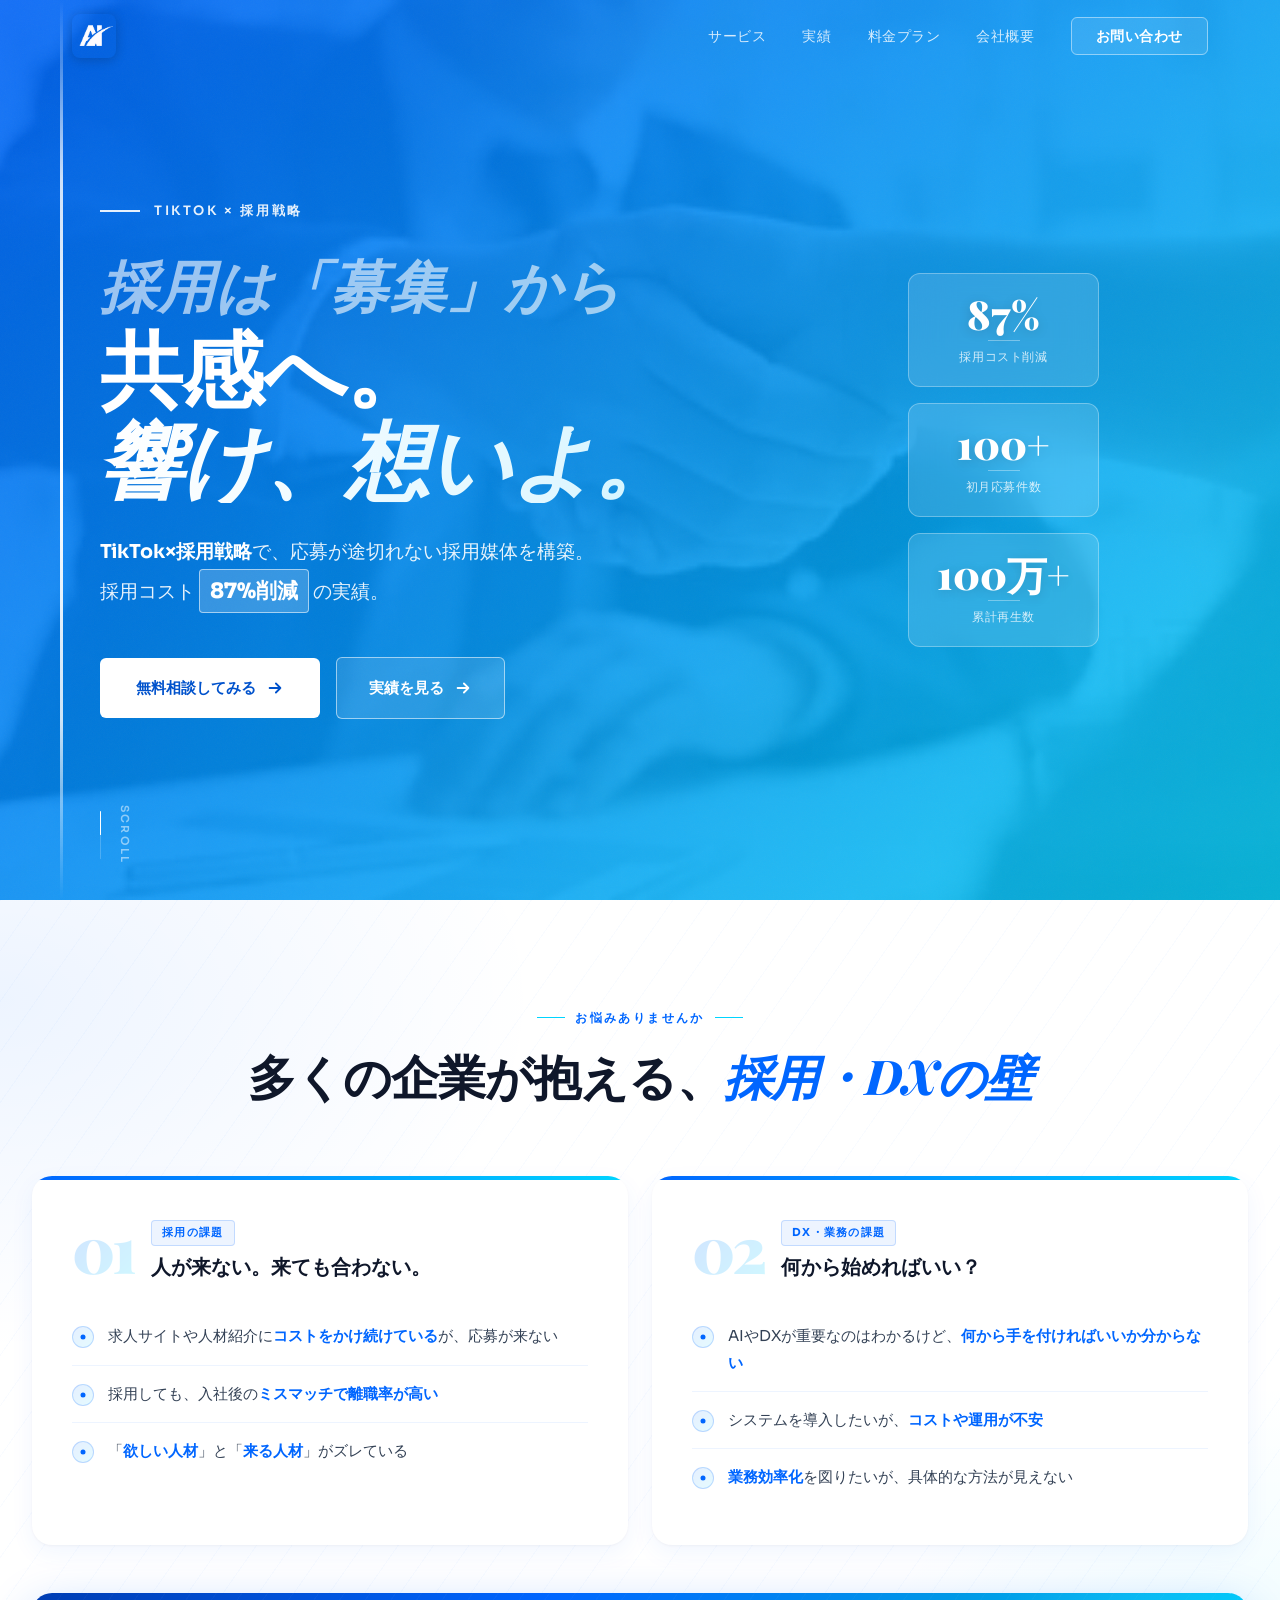
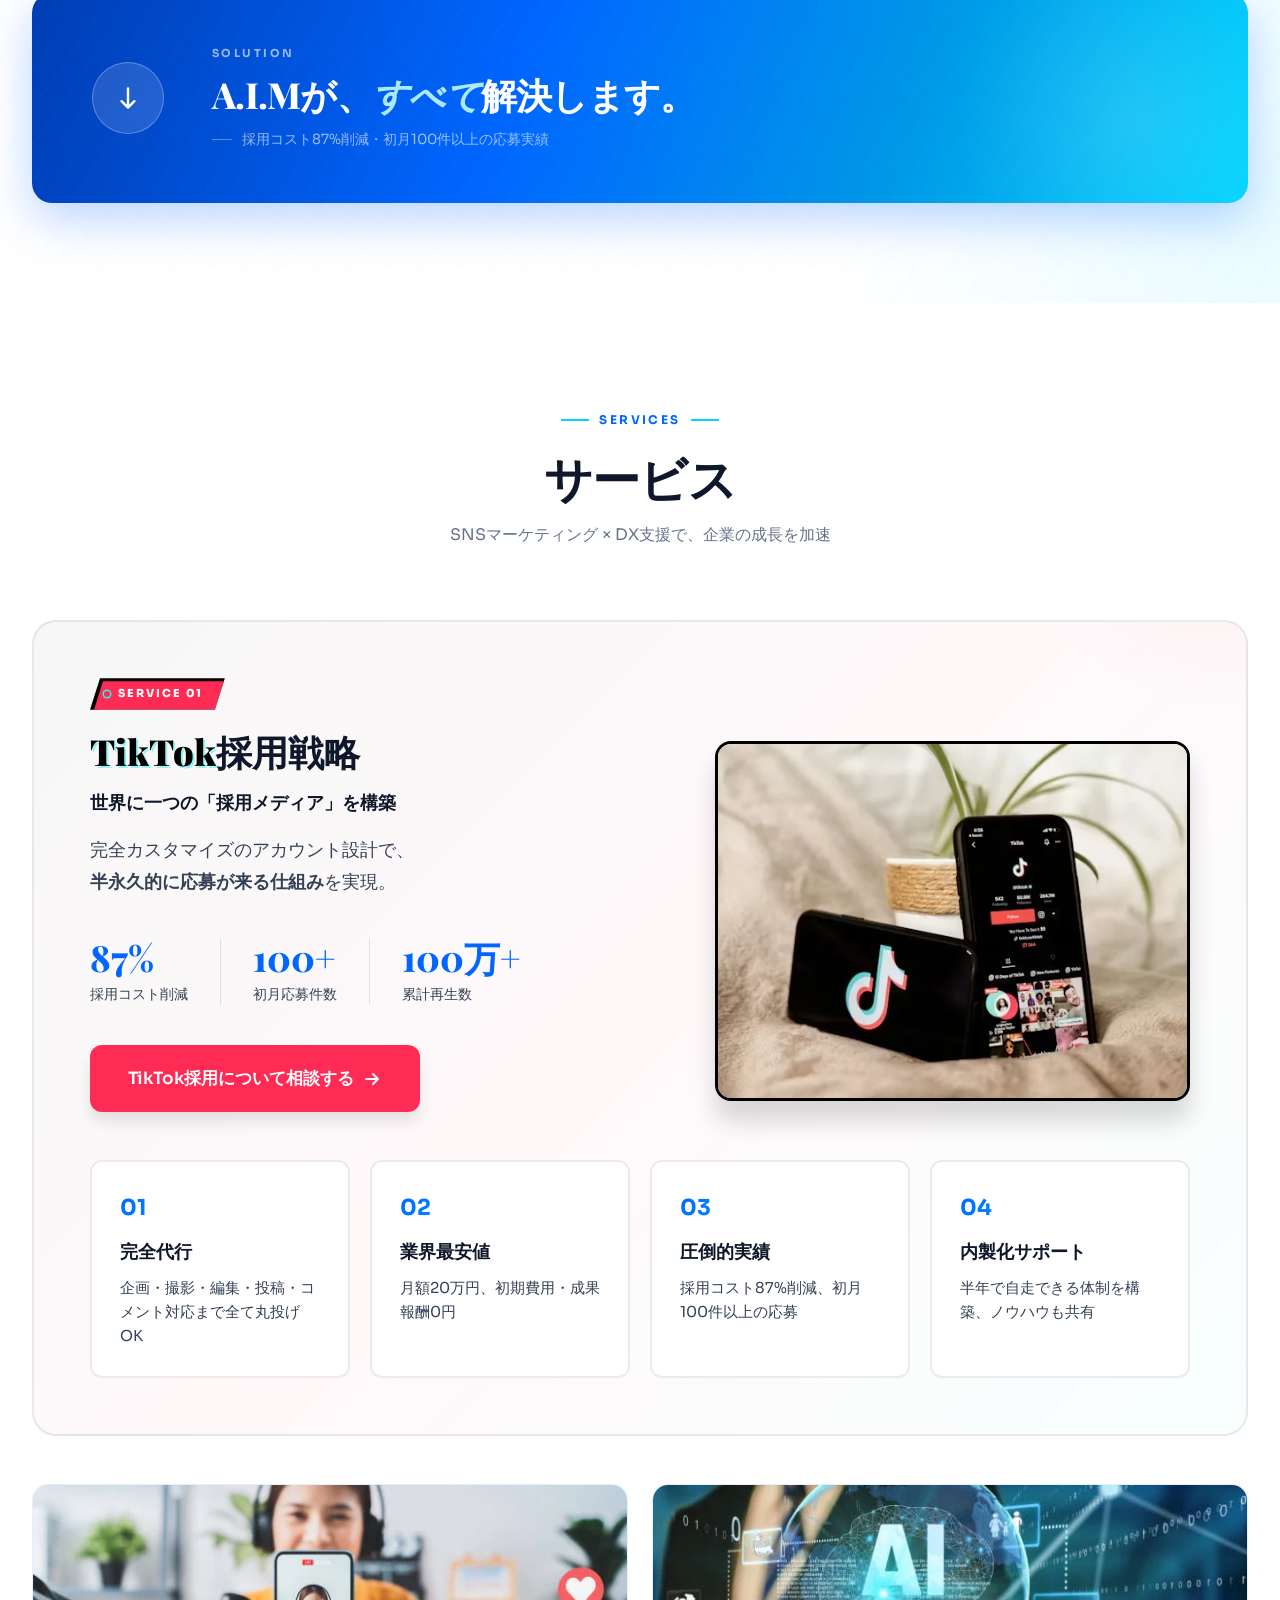
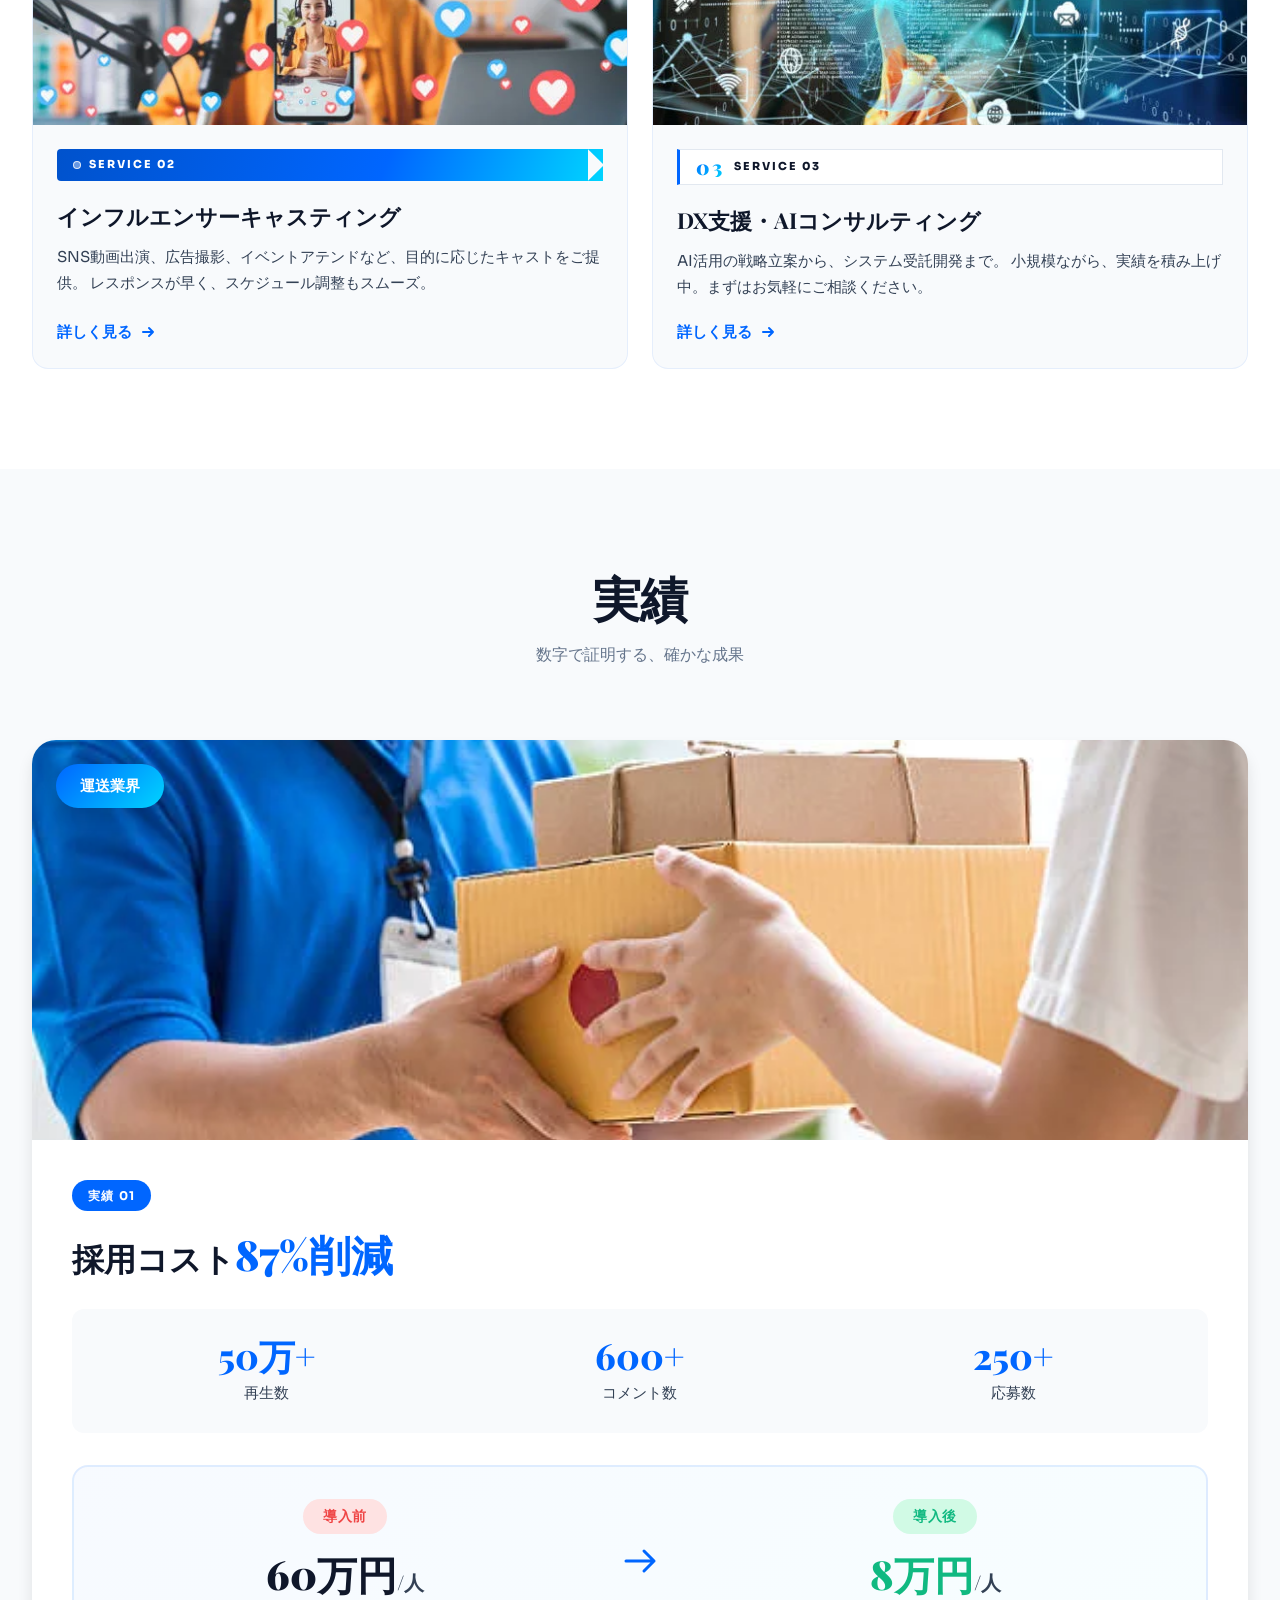
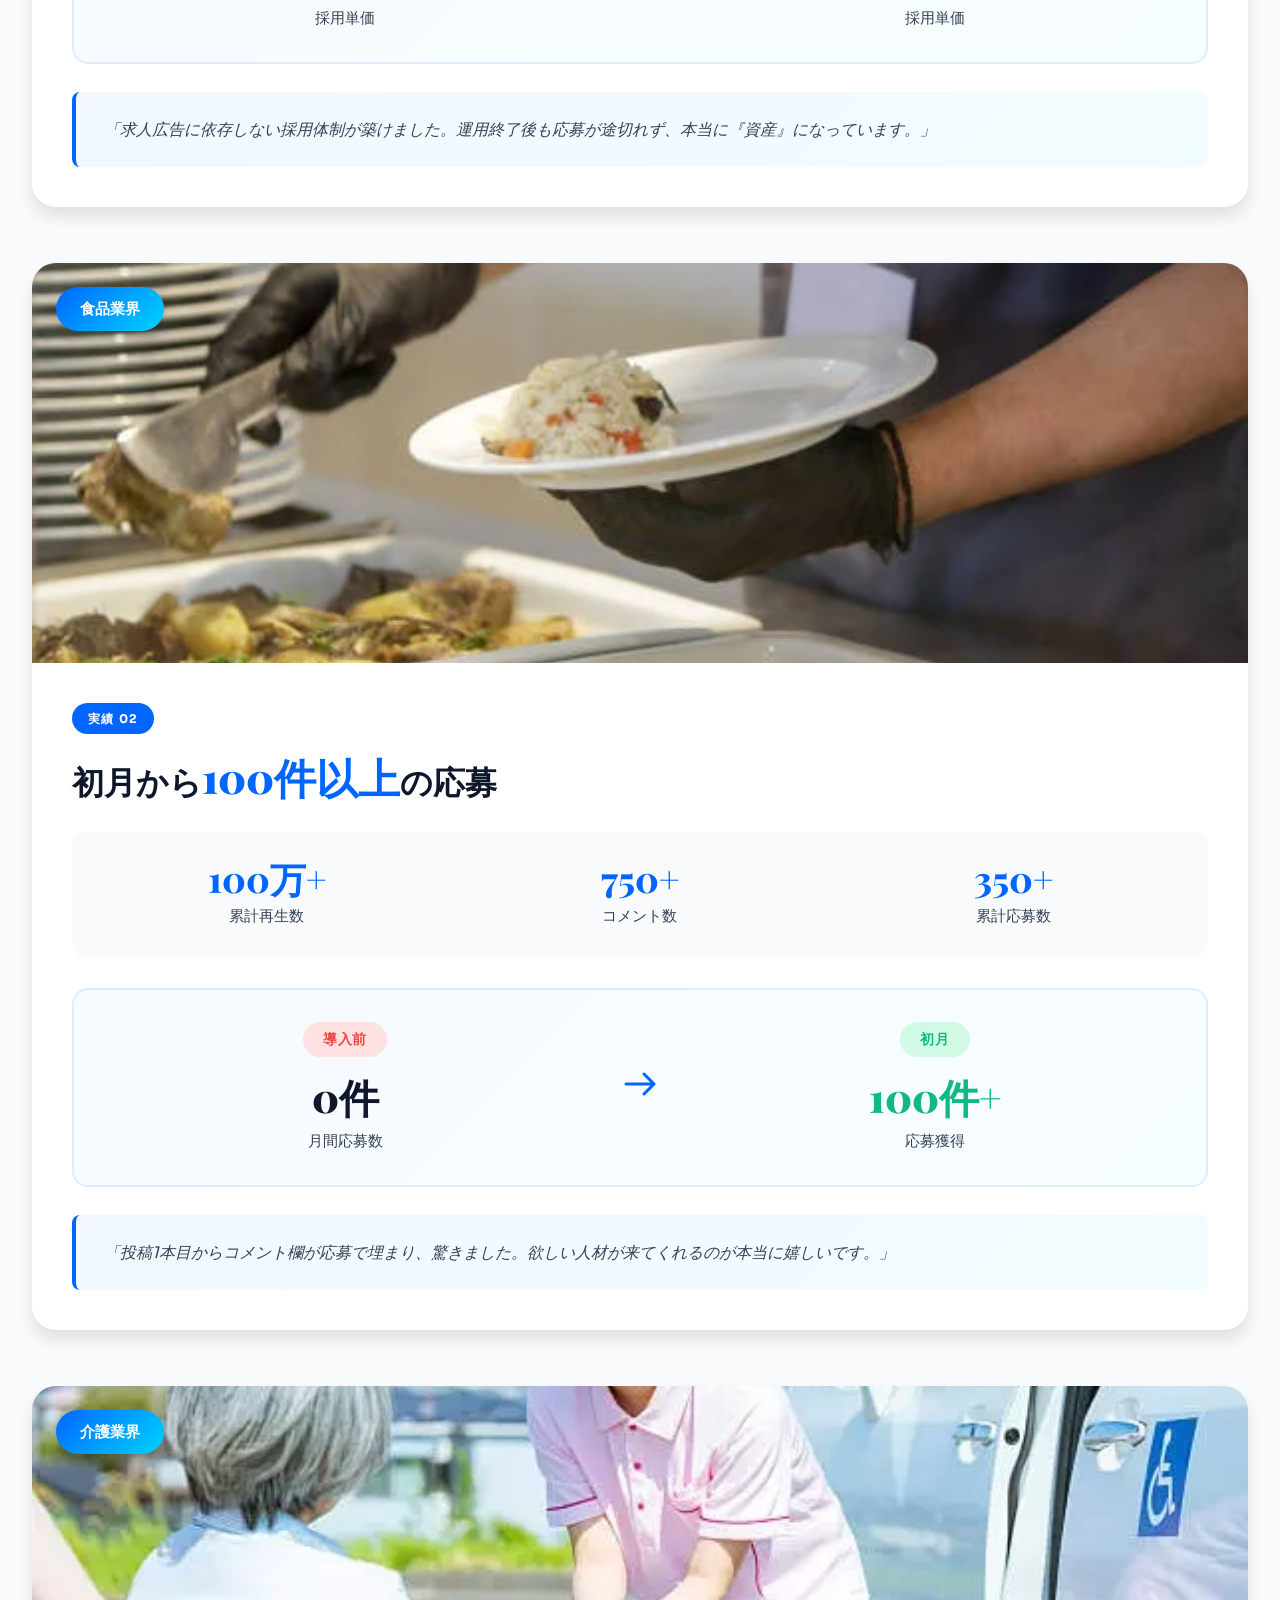
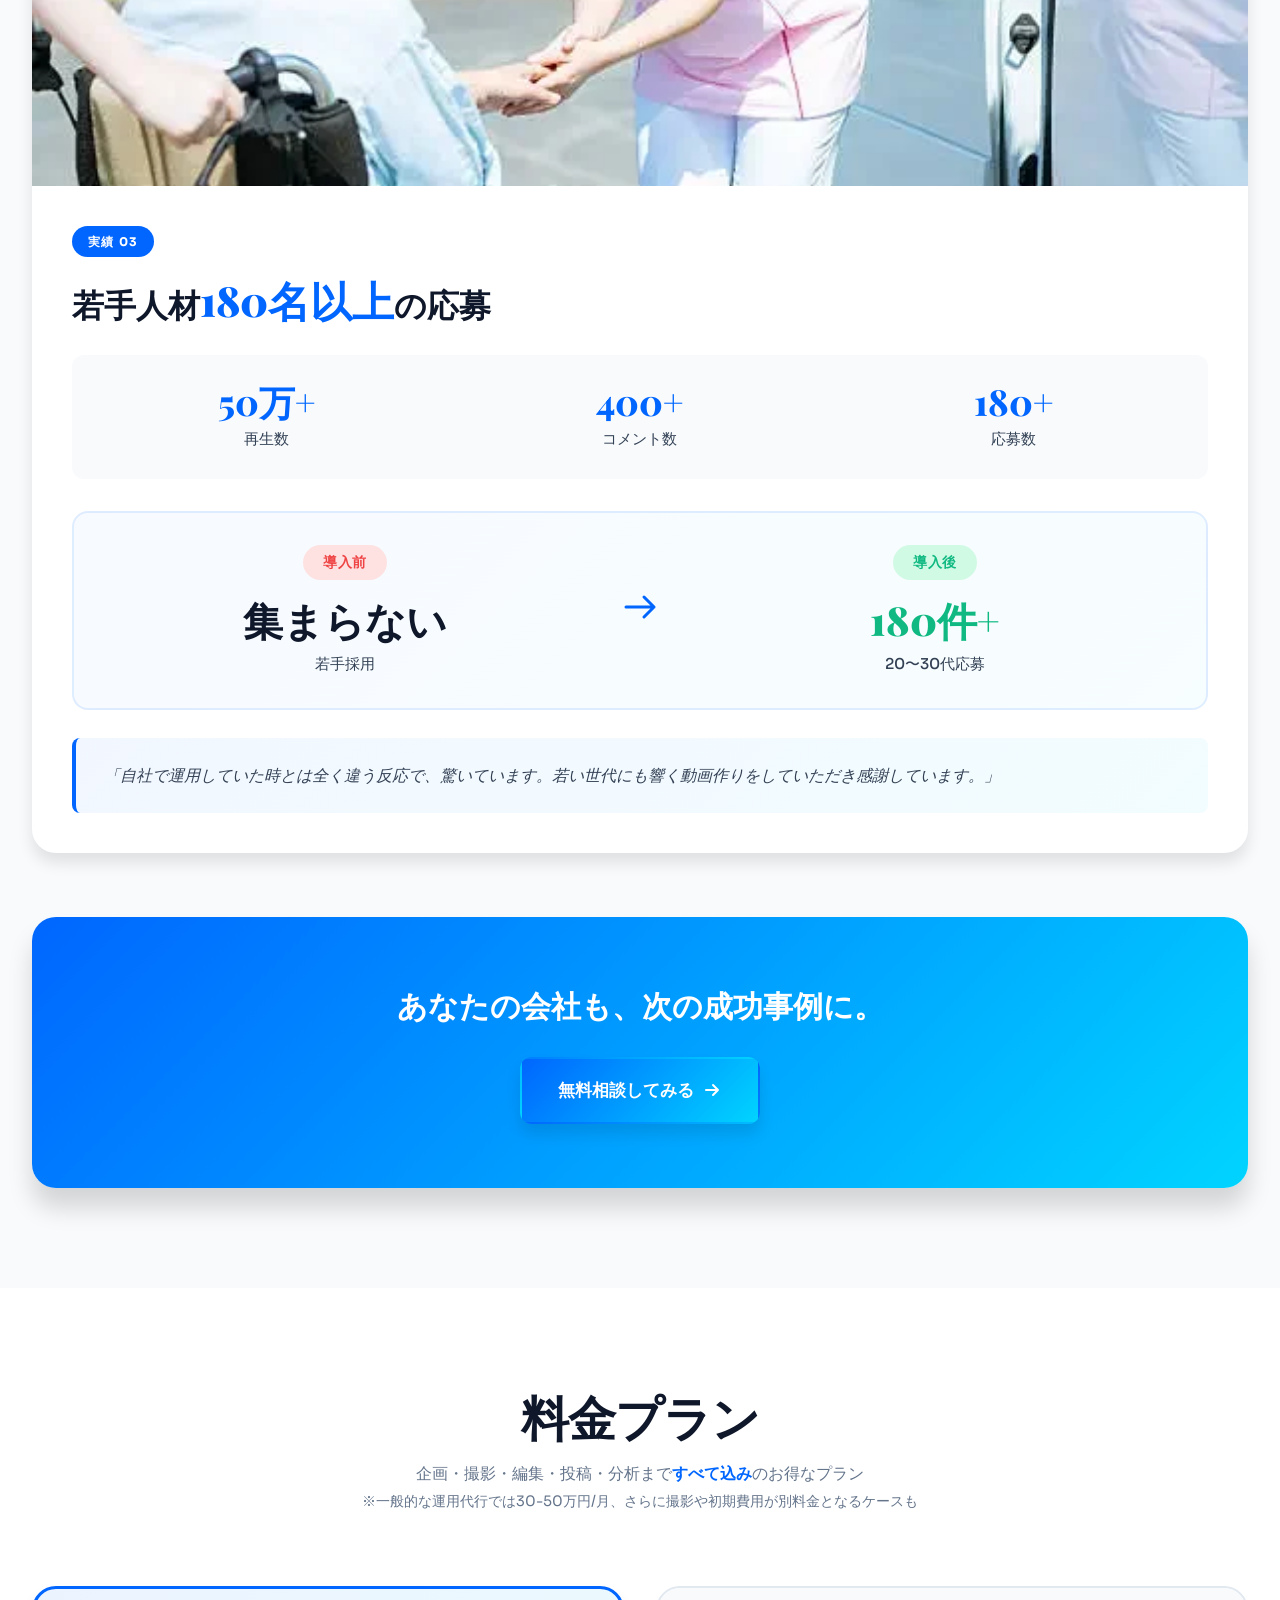
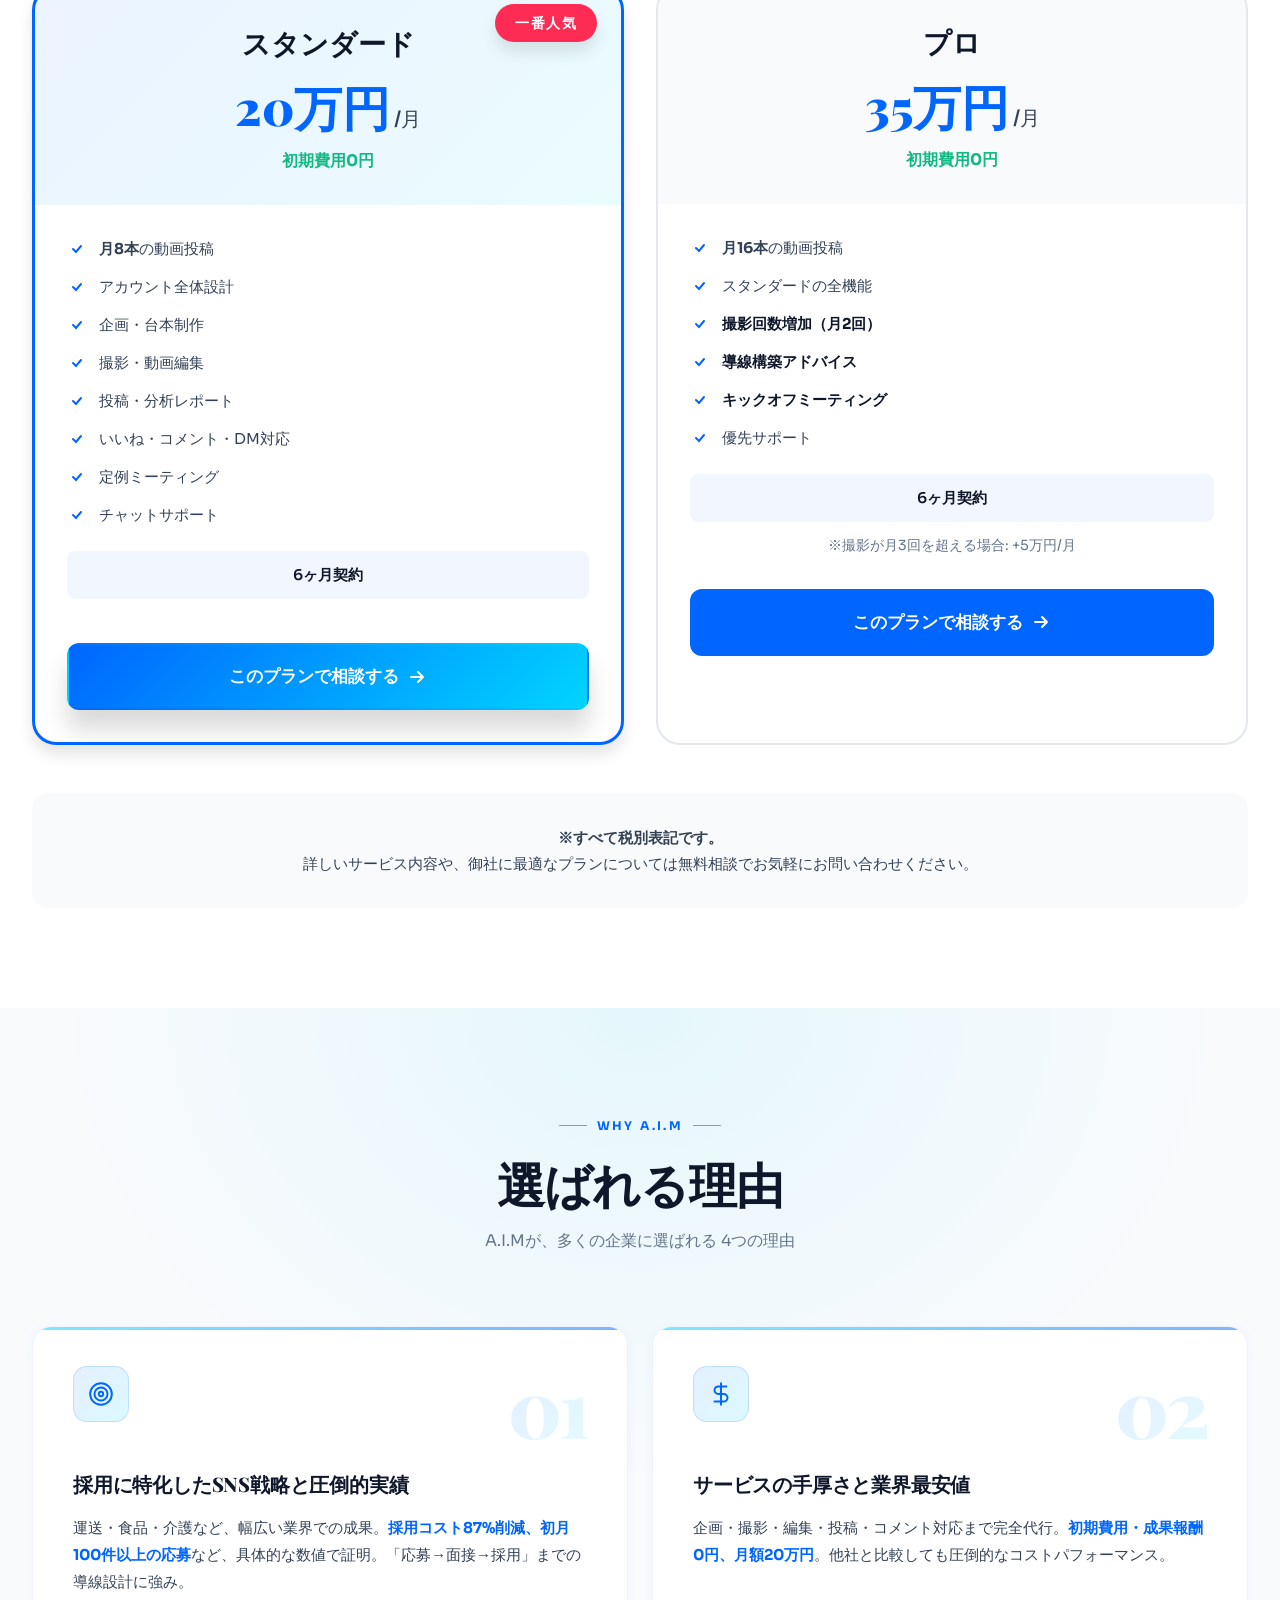
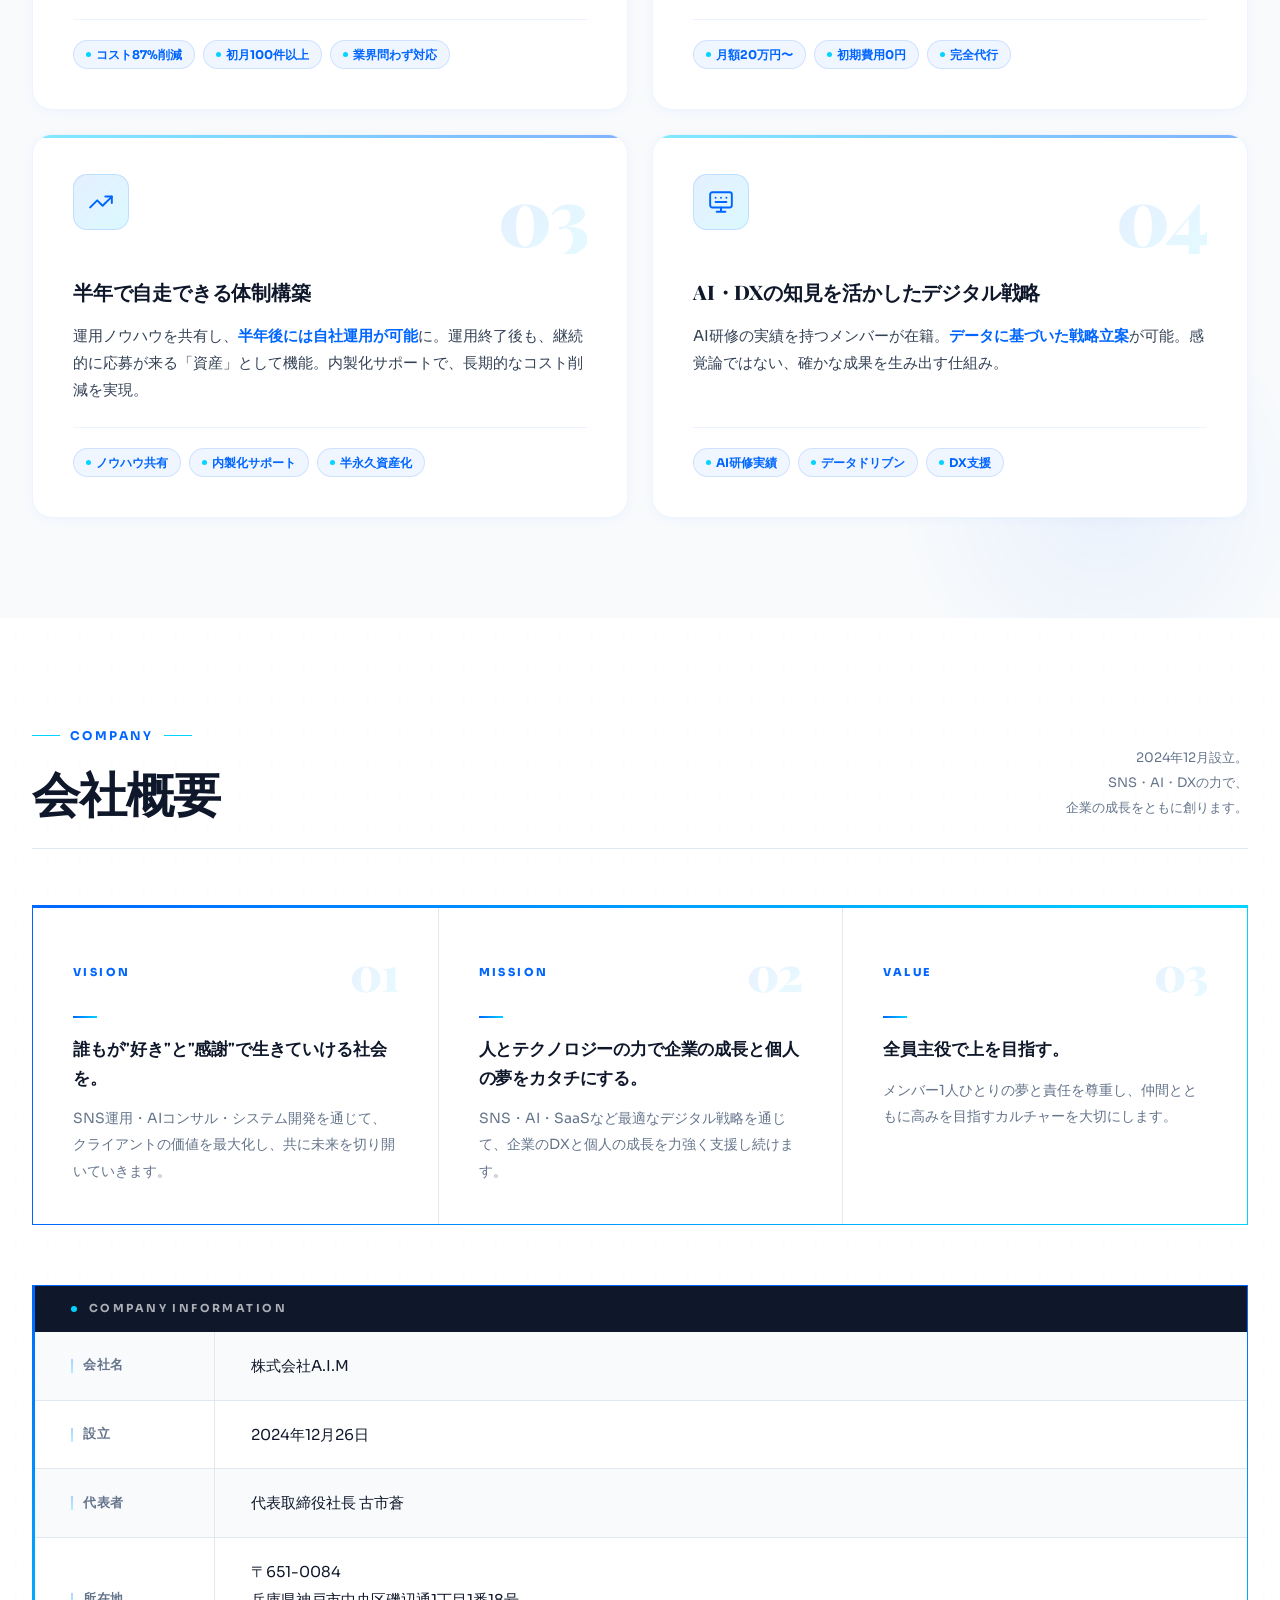
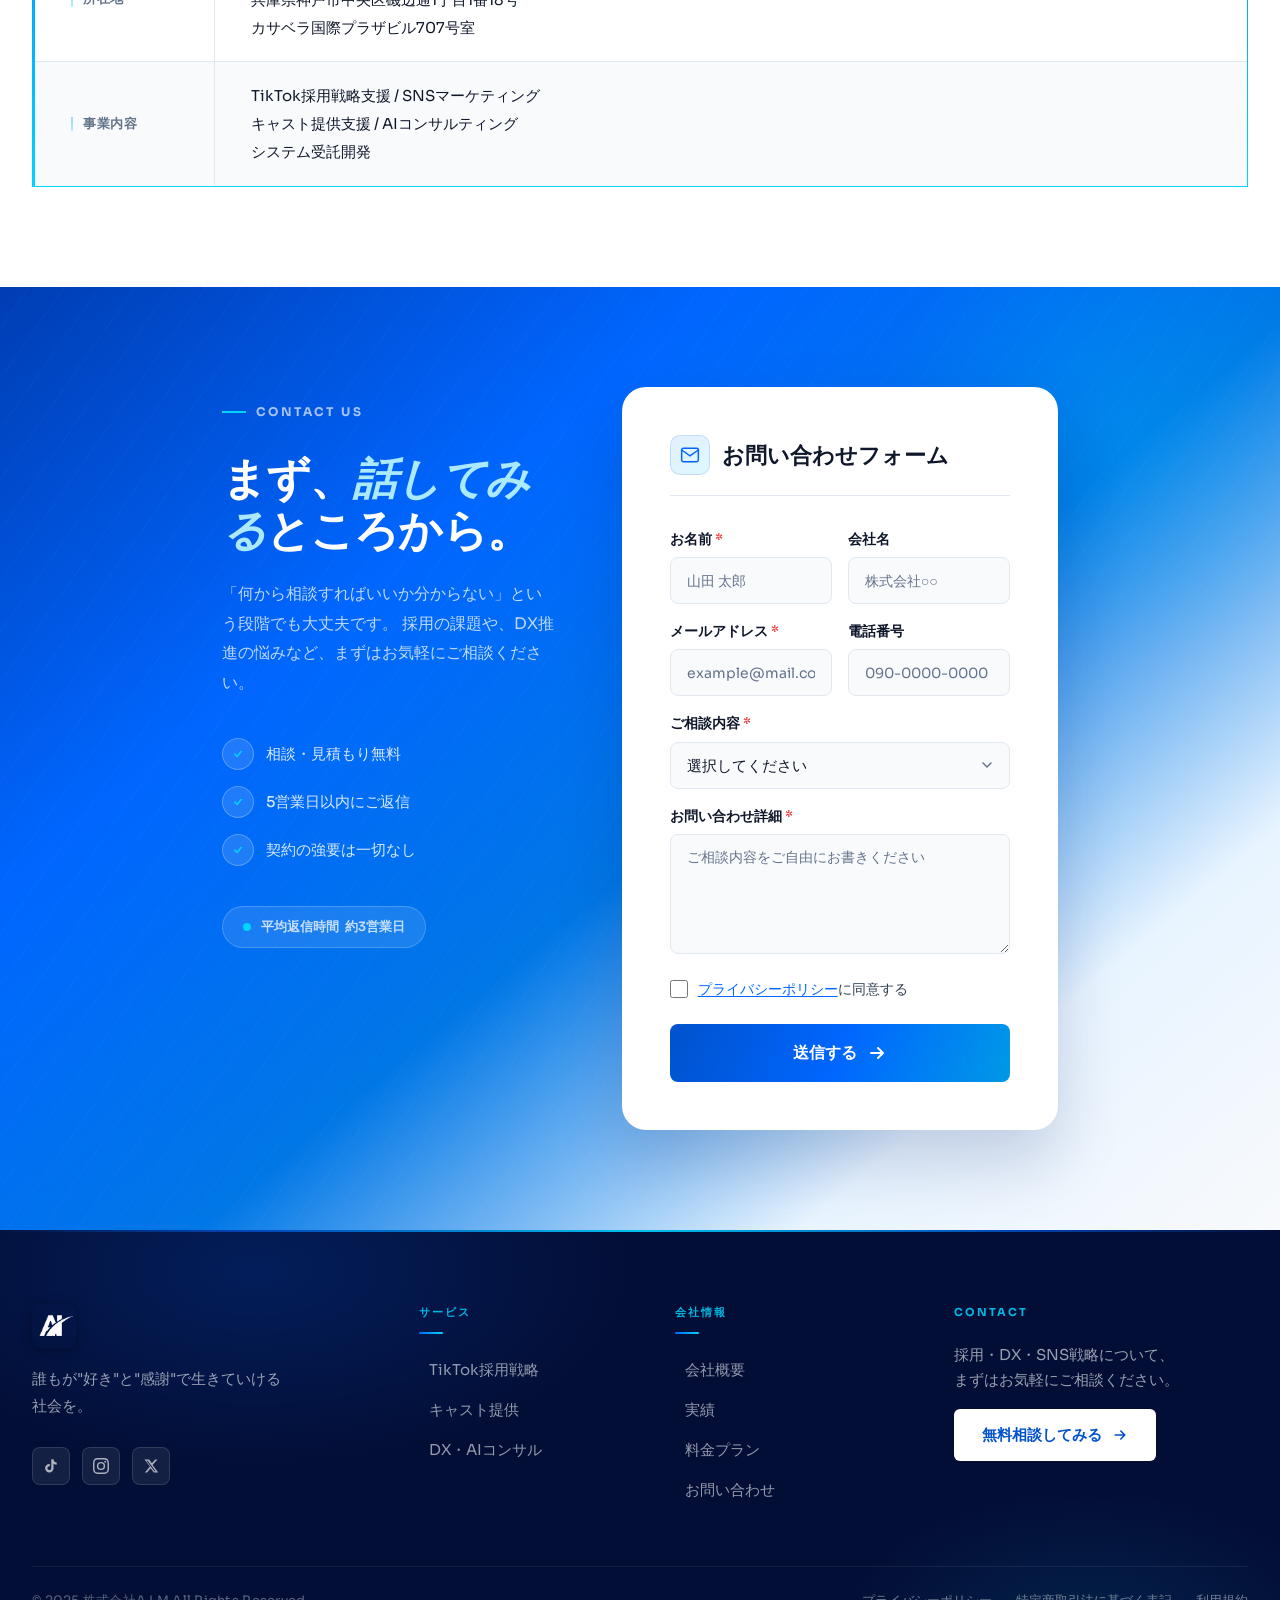
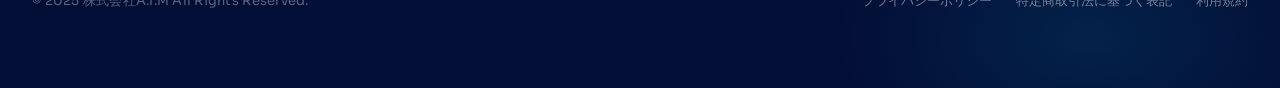
<file: index.html>
<!DOCTYPE html>
<html lang="ja">
<head>
    <meta charset="UTF-8">
    <meta name="viewport" content="width=device-width, initial-scale=1.0">
    <meta name="description" content="株式会社A.I.M - TikTok採用戦略で応募が途切れない採用媒体を構築。採用コスト87%削減の実績。">
    <title>株式会社A.I.M - TikTok採用戦略で応募が途切れない採用媒体を構築</title>
    <link rel="stylesheet" href="css/styles.css">
    <link rel="preconnect" href="https://fonts.googleapis.com">
    <link rel="preconnect" href="https://fonts.gstatic.com" crossorigin>
    <link href="https://fonts.googleapis.com/css2?family=Sora:wght@300;400;500;600;700;800&family=Playfair+Display:wght@600;700;800;900&display=swap" rel="stylesheet">
</head>
<body>
    <!-- ヘッダー -->
<header class="header" id="header">
    <div class="container">
        <div class="header-content">
            <div class="logo">
                <a href="#home" class="logo-link">
                    <img src="./a.i.m-logo.png" alt="A.I.M Logo" class="logo-img">
                    <span class="logo-text">A.I.M</span>
                </a>
            </div>
            <nav class="nav-desktop">
                <ul class="nav-list">
                    <li><a href="#" class="nav-link">サービス</a></li>
                    <li><a href="#" class="nav-link">実績</a></li>
                    <li><a href="#" class="nav-link">料金プラン</a></li>
                    <li><a href="#" class="nav-link">会社概要</a></li>
                    <li><a href="#" class="nav-link nav-link-cta">お問い合わせ</a></li>
                </ul>
            </nav>
            <button class="hamburger" id="hamburger" aria-label="メニュー">
                <span class="hamburger-line"></span>
                <span class="hamburger-line"></span>
                <span class="hamburger-line"></span>
            </button>
        </div>
    </div>
    <nav class="nav-mobile" id="navMobile">
        <ul class="nav-mobile-list">
            <li><a href="#" class="nav-mobile-link">サービス</a></li>
            <li><a href="#" class="nav-mobile-link">実績</a></li>
            <li><a href="#" class="nav-mobile-link">料金プラン</a></li>
            <li><a href="#" class="nav-mobile-link">会社概要</a></li>
            <li><a href="#" class="nav-mobile-link">お問い合わせ</a></li>
        </ul>
    </nav>
</header>

    <!-- ヒーローセクション -->
    <section class="hero" id="home">

        <!-- 背景 -->
        <div class="hero-background">
            <img src="recruit-handshake.jpg" alt="採用成功のイメージ" class="hero-bg-image">
            <div class="hero-overlay"></div>
        </div>

        <!-- 左縦ラインアクセント -->
        <div class="hero-line-left"></div>

        <!-- メインコンテンツ -->
        <div class="hero-inner">

            <!-- テキスト -->
            <div class="hero-text">
                <div class="hero-eyebrow">
                    <div class="hero-eyebrow-line"></div>
                    <span class="hero-eyebrow-text">TikTok × 採用戦略</span>
                </div>

                <h1 class="hero-title">
                    <span class="hero-title-line">採用は「募集」から</span>
                    <span class="hero-title-main">共感へ。</span>
                    <span class="hero-title-accent">響け、想いよ。</span>
                </h1>

                <p class="hero-subtitle">
                    <strong>TikTok×採用戦略</strong>で、応募が途切れない採用媒体を構築。<br>
                    採用コスト <span class="hero-stat-inline">87%削減</span> の実績。
                </p>

                <div class="hero-cta">
                    <a href="#contact" class="btn-hero-primary">
                        <span>無料相談してみる</span>
                        <svg class="btn-arrow" width="18" height="18" viewBox="0 0 20 20" fill="none">
                            <path d="M4 10h12m0 0l-5-5m5 5l-5 5" stroke="currentColor" stroke-width="2" stroke-linecap="round"/>
                        </svg>
                    </a>
                    <a href="#results" class="btn-hero-ghost">
                        <span>実績を見る</span>
                        <svg width="18" height="18" viewBox="0 0 20 20" fill="none">
                            <path d="M4 10h12m0 0l-5-5m5 5l-5 5" stroke="currentColor" stroke-width="2" stroke-linecap="round"/>
                        </svg>
                    </a>
                </div>
            </div>

            <!-- フローティング統計バッジ -->
            <div class="hero-stats-float">
                <div class="stat-badge">
                    <span class="stat-badge-num">87%</span>
                    <div class="stat-badge-divider"></div>
                    <span class="stat-badge-label">採用コスト削減</span>
                </div>
                <div class="stat-badge">
                    <span class="stat-badge-num">100+</span>
                    <div class="stat-badge-divider"></div>
                    <span class="stat-badge-label">初月応募件数</span>
                </div>
                <div class="stat-badge">
                    <span class="stat-badge-num">100万+</span>
                    <div class="stat-badge-divider"></div>
                    <span class="stat-badge-label">累計再生数</span>
                </div>
            </div>

        </div><!-- /hero-inner -->

        <!-- スクロールインジケーター -->
        <div class="scroll-indicator">
            <div class="scroll-track">
                <div class="scroll-thumb"></div>
            </div>
            <span class="scroll-label">Scroll</span>
        </div>

    </section>

    <!-- 課題セクション -->
    <section class="problems section-padding" id="problems">
        <div class="container">

            <!-- ヘッダー -->
            <div class="section-header animate-on-scroll">
                <div class="section-eyebrow">お悩みありませんか</div>
                <h2 class="section-title">
                    多くの企業が抱える、<em style="font-style:italic; color:var(--primary-blue);">採用・DXの壁</em>
                </h2>
            </div>

            <!-- カードグリッド -->
            <div class="problems-grid">

                <!-- 課題01 -->
                <div class="problem-card animate-on-scroll">
                    <div class="problem-card-bar"></div>
                    <div class="problem-card-inner">
                        <div class="problem-header">
                            <div class="problem-num">01</div>
                            <div>
                                <div class="problem-label-badge">採用の課題</div>
                                <h3 class="problem-title">人が来ない。来ても合わない。</h3>
                            </div>
                        </div>
                        <ul class="problem-list">
                            <li class="problem-item">
                                <div class="problem-item-icon">
                                    <div class="icon-dot">
                                        <svg width="10" height="10" viewBox="0 0 10 10" fill="none">
                                            <circle cx="5" cy="5" r="2.5" fill="#0066FF"/>
                                        </svg>
                                    </div>
                                </div>
                                <p class="problem-item-text">
                                    求人サイトや人材紹介に<strong class="text-highlight">コストをかけ続けている</strong>が、応募が来ない
                                </p>
                            </li>
                            <li class="problem-item">
                                <div class="problem-item-icon">
                                    <div class="icon-dot">
                                        <svg width="10" height="10" viewBox="0 0 10 10" fill="none">
                                            <circle cx="5" cy="5" r="2.5" fill="#0066FF"/>
                                        </svg>
                                    </div>
                                </div>
                                <p class="problem-item-text">
                                    採用しても、入社後の<strong class="text-highlight">ミスマッチで離職率が高い</strong>
                                </p>
                            </li>
                            <li class="problem-item">
                                <div class="problem-item-icon">
                                    <div class="icon-dot">
                                        <svg width="10" height="10" viewBox="0 0 10 10" fill="none">
                                            <circle cx="5" cy="5" r="2.5" fill="#0066FF"/>
                                        </svg>
                                    </div>
                                </div>
                                <p class="problem-item-text">
                                    「<strong class="text-highlight">欲しい人材</strong>」と「<strong class="text-highlight">来る人材</strong>」がズレている
                                </p>
                            </li>
                        </ul>
                    </div>
                </div>

                <!-- 課題02 -->
                <div class="problem-card animate-on-scroll">
                    <div class="problem-card-bar"></div>
                    <div class="problem-card-inner">
                        <div class="problem-header">
                            <div class="problem-num">02</div>
                            <div>
                                <div class="problem-label-badge">DX・業務の課題</div>
                                <h3 class="problem-title">何から始めればいい？</h3>
                            </div>
                        </div>
                        <ul class="problem-list">
                            <li class="problem-item">
                                <div class="problem-item-icon">
                                    <div class="icon-dot">
                                        <svg width="10" height="10" viewBox="0 0 10 10" fill="none">
                                            <circle cx="5" cy="5" r="2.5" fill="#0066FF"/>
                                        </svg>
                                    </div>
                                </div>
                                <p class="problem-item-text">
                                    AIやDXが重要なのはわかるけど、<strong class="text-highlight">何から手を付ければいいか分からない</strong>
                                </p>
                            </li>
                            <li class="problem-item">
                                <div class="problem-item-icon">
                                    <div class="icon-dot">
                                        <svg width="10" height="10" viewBox="0 0 10 10" fill="none">
                                            <circle cx="5" cy="5" r="2.5" fill="#0066FF"/>
                                        </svg>
                                    </div>
                                </div>
                                <p class="problem-item-text">
                                    システムを導入したいが、<strong class="text-highlight">コストや運用が不安</strong>
                                </p>
                            </li>
                            <li class="problem-item">
                                <div class="problem-item-icon">
                                    <div class="icon-dot">
                                        <svg width="10" height="10" viewBox="0 0 10 10" fill="none">
                                            <circle cx="5" cy="5" r="2.5" fill="#0066FF"/>
                                        </svg>
                                    </div>
                                </div>
                                <p class="problem-item-text">
                                    <strong class="text-highlight">業務効率化</strong>を図りたいが、具体的な方法が見えない
                                </p>
                            </li>
                        </ul>
                    </div>
                </div>

            </div><!-- /problems-grid -->

            <!-- ソリューションバナー -->
            <div class="problems-solution animate-on-scroll">
                <div class="solution-inner">
                    <div class="solution-icon-wrap">
                        <svg width="32" height="32" viewBox="0 0 40 40" fill="none">
                            <path d="M20 8v24m0 0l-8-8m8 8l8-8" stroke="white" stroke-width="3" stroke-linecap="round" stroke-linejoin="round"/>
                        </svg>
                    </div>
                    <div class="solution-text-block">
                        <span class="solution-label">Solution</span>
                        <p class="solution-text">A.I.Mが、<em>すべて</em>解決します。</p>
                        <p class="solution-sub">採用コスト87%削減・初月100件以上の応募実績</p>
                    </div>
                </div>
            </div>

        </div>
    </section>

    <!-- サービスセクション -->
    <section class="services section-padding" id="services">
        <div class="container">
            <div class="section-header">
                <div class="section-eyebrow">Services</div>
                <h2 class="section-title">サービス</h2>
                <p class="section-subtitle">SNSマーケティング × DX支援で、企業の成長を加速</p>
            </div>
            
            <!-- メインサービス - TikTok採用戦略 -->
            <div class="service-tiktok animate-on-scroll">
                <div class="badge-tiktok">
                    <span class="badge-tiktok-dot"></span>
                    Service 01
                </div>
                <div class="service-tiktok-content">
                    <div class="service-tiktok-left">
                        <h3 class="service-tiktok-title">
                            <span class="tiktok-logo-text">TikTok</span>採用戦略
                        </h3>
                        <p class="service-tiktok-subtitle">
                            世界に一つの「採用メディア」を構築
                        </p>
                        <p class="service-tiktok-description">
                            完全カスタマイズのアカウント設計で、<br>
                            <strong>半永久的に応募が来る仕組み</strong>を実現。
                        </p>
                        
                        <div class="service-stats-row">
                            <div class="stat-item-tiktok">
                                <div class="stat-number-tiktok">87%</div>
                                <div class="stat-label-tiktok">採用コスト削減</div>
                            </div>
                            <div class="stat-item-tiktok">
                                <div class="stat-number-tiktok">100+</div>
                                <div class="stat-label-tiktok">初月応募件数</div>
                            </div>
                            <div class="stat-item-tiktok">
                                <div class="stat-number-tiktok">100万+</div>
                                <div class="stat-label-tiktok">累計再生数</div>
                            </div>
                        </div>
                        
                        <div class="service-tiktok-cta">
                            <a href="#contact" class="btn btn-tiktok btn-large">
                                <span>TikTok採用について相談する</span>
                                <svg class="btn-arrow" width="20" height="20" viewBox="0 0 20 20" fill="none">
                                    <path d="M4 10h12m0 0l-5-5m5 5l-5 5" stroke="currentColor" stroke-width="2" stroke-linecap="round"/>
                                </svg>
                            </a>
                        </div>
                    </div>
                    
                    <div class="service-tiktok-right">
                        <img src="tiktok-main.jpg" alt="TikTok採用戦略" class="service-tiktok-image">
                    </div>
                </div>
                
                <div class="service-features-grid">
                    <div class="feature-item-tiktok">
                        <div class="feature-number-tiktok">01</div>
                        <h4 class="feature-title-tiktok">完全代行</h4>
                        <p class="feature-text-tiktok">企画・撮影・編集・投稿・コメント対応まで全て丸投げOK</p>
                    </div>
                    <div class="feature-item-tiktok">
                        <div class="feature-number-tiktok">02</div>
                        <h4 class="feature-title-tiktok">業界最安値</h4>
                        <p class="feature-text-tiktok">月額20万円、初期費用・成果報酬0円</p>
                    </div>
                    <div class="feature-item-tiktok">
                        <div class="feature-number-tiktok">03</div>
                        <h4 class="feature-title-tiktok">圧倒的実績</h4>
                        <p class="feature-text-tiktok">採用コスト87%削減、初月100件以上の応募</p>
                    </div>
                    <div class="feature-item-tiktok">
                        <div class="feature-number-tiktok">04</div>
                        <h4 class="feature-title-tiktok">内製化サポート</h4>
                        <p class="feature-text-tiktok">半年で自走できる体制を構築、ノウハウも共有</p>
                    </div>
                </div>
            </div>
            
            <!-- サブサービス -->
        <div class="services-sub-grid">

            <!-- 02 インフルエンサーキャスティング -->
            <div class="service-sub-card animate-on-scroll">
                <div class="service-sub-visual">
                    <img src="service-influencer.jpg" alt="インフルエンサーキャスティング" class="service-sub-image">
                </div>
                <div class="service-sub-body">
                    <div class="badge-influencer">
                        <span class="badge-influencer-dot"></span>
                        Service 02
                    </div>
                    <h4 class="service-sub-title">インフルエンサーキャスティング</h4>
                    <p class="service-sub-text">
                        SNS動画出演、広告撮影、イベントアテンドなど、目的に応じたキャストをご提供。
                        レスポンスが早く、スケジュール調整もスムーズ。
                    </p>
                    <a href="#contact" class="service-sub-link">
                        詳しく見る
                        <svg width="16" height="16" viewBox="0 0 16 16" fill="none">
                            <path d="M3 8h10m0 0l-4-4m4 4l-4 4" stroke="currentColor" stroke-width="2" stroke-linecap="round"/>
                        </svg>
                    </a>
                </div>
            </div>

            <!-- 03 DX支援・AIコンサルティング -->
            <div class="service-sub-card animate-on-scroll">
                <div class="service-sub-visual">
                    <img src="service-dx.jpg" alt="DX支援・AIコンサルティング" class="service-sub-image">
                </div>
                <div class="service-sub-body">
                    <div class="badge-dx">
                        <span class="badge-dx-num">03</span>
                        Service 03
                    </div>
                    <h4 class="service-sub-title">DX支援・AIコンサルティング</h4>
                    <p class="service-sub-text">
                        AI活用の戦略立案から、システム受託開発まで。
                        小規模ながら、実績を積み上げ中。まずはお気軽にご相談ください。
                    </p>
                    <a href="#contact" class="service-sub-link">
                        詳しく見る
                        <svg width="16" height="16" viewBox="0 0 16 16" fill="none">
                            <path d="M3 8h10m0 0l-4-4m4 4l-4 4" stroke="currentColor" stroke-width="2" stroke-linecap="round"/>
                        </svg>
                    </a>
                </div>
            </div>

        </div>
        </div>
    </section>

    <!-- 実績セクション -->
    <section class="results section-padding" id="results">
        <div class="container">
            <div class="section-header">
                <h2 class="section-title animate-on-scroll">実績</h2>
                <p class="section-subtitle animate-on-scroll">数字で証明する、確かな成果</p>
            </div>
            
            <div class="results-grid">
                <!-- 実績1: 運送業界 -->
                <div class="result-card animate-on-scroll">
                    <div class="result-visual">
                        <img src="result-logistics.jpg" alt="運送業界の実績" class="result-image">
                        <div class="result-badge">運送業界</div>
                    </div>
                    <div class="result-content">
                        <div class="result-label">実績 01</div>
                        <h3 class="result-title">採用コスト<span class="text-highlight-xxl">87%削減</span></h3>
                        <div class="result-stats">
                            <div class="result-stat">
                                <div class="result-stat-number">50万+</div>
                                <div class="result-stat-label">再生数</div>
                            </div>
                            <div class="result-stat">
                                <div class="result-stat-number">600+</div>
                                <div class="result-stat-label">コメント数</div>
                            </div>
                            <div class="result-stat">
                                <div class="result-stat-number">250+</div>
                                <div class="result-stat-label">応募数</div>
                            </div>
                        </div>
                        <div class="result-comparison-modern">
                            <div class="comparison-col">
                                <div class="comparison-header before">導入前</div>
                                <div class="comparison-value-large">60万円<span class="value-unit">/人</span></div>
                                <div class="comparison-desc">採用単価</div>
                            </div>
                            <div class="comparison-arrow-modern">
                                <svg width="48" height="48" viewBox="0 0 48 48" fill="none">
                                    <path d="M10 24h28m0 0l-10-10m10 10l-10 10" stroke="currentColor" stroke-width="3" stroke-linecap="round"/>
                                </svg>
                            </div>
                            <div class="comparison-col">
                                <div class="comparison-header after">導入後</div>
                                <div class="comparison-value-large success">8万円<span class="value-unit">/人</span></div>
                                <div class="comparison-desc">採用単価</div>
                            </div>
                        </div>
                        <blockquote class="result-quote">
                            「求人広告に依存しない採用体制が築けました。運用終了後も応募が途切れず、本当に『資産』になっています。」
                        </blockquote>
                    </div>
                </div>
                
                <!-- 実績2: 食品業界 -->
                <div class="result-card animate-on-scroll">
                    <div class="result-visual">
                        <img src="result-food.jpg" alt="食品業界の実績" class="result-image">
                        <div class="result-badge">食品業界</div>
                    </div>
                    <div class="result-content">
                        <div class="result-label">実績 02</div>
                        <h3 class="result-title">初月から<span class="text-highlight-xxl">100件以上</span>の応募</h3>
                        <div class="result-stats">
                            <div class="result-stat">
                                <div class="result-stat-number">100万+</div>
                                <div class="result-stat-label">累計再生数</div>
                            </div>
                            <div class="result-stat">
                                <div class="result-stat-number">750+</div>
                                <div class="result-stat-label">コメント数</div>
                            </div>
                            <div class="result-stat">
                                <div class="result-stat-number">350+</div>
                                <div class="result-stat-label">累計応募数</div>
                            </div>
                        </div>
                        <div class="result-comparison-modern">
                            <div class="comparison-col">
                                <div class="comparison-header before">導入前</div>
                                <div class="comparison-value-large">0件</div>
                                <div class="comparison-desc">月間応募数</div>
                            </div>
                            <div class="comparison-arrow-modern">
                                <svg width="48" height="48" viewBox="0 0 48 48" fill="none">
                                    <path d="M10 24h28m0 0l-10-10m10 10l-10 10" stroke="currentColor" stroke-width="3" stroke-linecap="round"/>
                                </svg>
                            </div>
                            <div class="comparison-col">
                                <div class="comparison-header after">初月</div>
                                <div class="comparison-value-large success">100件+</div>
                                <div class="comparison-desc">応募獲得</div>
                            </div>
                        </div>
                        <blockquote class="result-quote">
                            「投稿1本目からコメント欄が応募で埋まり、驚きました。欲しい人材が来てくれるのが本当に嬉しいです。」
                        </blockquote>
                    </div>
                </div>
                
                <!-- 実績3: 介護業界 -->
                <div class="result-card animate-on-scroll">
                    <div class="result-visual">
                        <img src="result-healthcare.jpg" alt="介護業界の実績" class="result-image">
                        <div class="result-badge">介護業界</div>
                    </div>
                    <div class="result-content">
                        <div class="result-label">実績 03</div>
                        <h3 class="result-title">若手人材<span class="text-highlight-xxl">180名以上</span>の応募</h3>
                        <div class="result-stats">
                            <div class="result-stat">
                                <div class="result-stat-number">50万+</div>
                                <div class="result-stat-label">再生数</div>
                            </div>
                            <div class="result-stat">
                                <div class="result-stat-number">400+</div>
                                <div class="result-stat-label">コメント数</div>
                            </div>
                            <div class="result-stat">
                                <div class="result-stat-number">180+</div>
                                <div class="result-stat-label">応募数</div>
                            </div>
                        </div>
                        <div class="result-comparison-modern">
                            <div class="comparison-col">
                                <div class="comparison-header before">導入前</div>
                                <div class="comparison-value-large">集まらない</div>
                                <div class="comparison-desc">若手採用</div>
                            </div>
                            <div class="comparison-arrow-modern">
                                <svg width="48" height="48" viewBox="0 0 48 48" fill="none">
                                    <path d="M10 24h28m0 0l-10-10m10 10l-10 10" stroke="currentColor" stroke-width="3" stroke-linecap="round"/>
                                </svg>
                            </div>
                            <div class="comparison-col">
                                <div class="comparison-header after">導入後</div>
                                <div class="comparison-value-large success">180件+</div>
                                <div class="comparison-desc">20〜30代応募</div>
                            </div>
                        </div>
                        <blockquote class="result-quote">
                            「自社で運用していた時とは全く違う反応で、驚いています。若い世代にも響く動画作りをしていただき感謝しています。」
                        </blockquote>
                    </div>
                </div>
            </div>
            
            <div class="results-cta animate-on-scroll">
                <p class="results-cta-text">あなたの会社も、次の成功事例に。</p>
                <a href="#contact" class="btn btn-primary btn-large">
                    <span>無料相談してみる</span>
                    <svg class="btn-arrow" width="20" height="20" viewBox="0 0 20 20" fill="none">
                        <path d="M4 10h12m0 0l-5-5m5 5l-5 5" stroke="currentColor" stroke-width="2" stroke-linecap="round"/>
                    </svg>
                </a>
            </div>
        </div>
    </section>

    <!-- 料金プランセクション -->
    <section class="plans section-padding" id="plans">
        <div class="container">
            <div class="section-header">
                <h2 class="section-title animate-on-scroll">料金プラン</h2>
                <p class="section-subtitle animate-on-scroll">
                    企画・撮影・編集・投稿・分析まで<strong class="text-highlight">すべて込み</strong>のお得なプラン<br>
                    <span class="note-text">※一般的な運用代行では30-50万円/月、さらに撮影や初期費用が別料金となるケースも</span>
                </p>
            </div>
            
            <div class="plans-grid">
                <!-- スタンダードプラン -->
                <div class="plan-card popular animate-on-scroll">
                    <div class="plan-badge">一番人気</div>
                    <div class="plan-header">
                        <h3 class="plan-name">スタンダード</h3>
                        <div class="plan-price">
                            <span class="price-amount">20万円</span>
                            <span class="price-period">/月</span>
                        </div>
                        <div class="plan-note">初期費用0円</div>
                    </div>
                    <div class="plan-body">
                        <div class="plan-features">
                            <div class="plan-feature">
                                <svg class="feature-check" width="20" height="20" viewBox="0 0 20 20" fill="none">
                                    <path d="M6 10l3 3 5-6" stroke="currentColor" stroke-width="2" stroke-linecap="round"/>
                                </svg>
                                <span><strong>月8本</strong>の動画投稿</span>
                            </div>
                            <div class="plan-feature">
                                <svg class="feature-check" width="20" height="20" viewBox="0 0 20 20" fill="none">
                                    <path d="M6 10l3 3 5-6" stroke="currentColor" stroke-width="2" stroke-linecap="round"/>
                                </svg>
                                <span>アカウント全体設計</span>
                            </div>
                            <div class="plan-feature">
                                <svg class="feature-check" width="20" height="20" viewBox="0 0 20 20" fill="none">
                                    <path d="M6 10l3 3 5-6" stroke="currentColor" stroke-width="2" stroke-linecap="round"/>
                                </svg>
                                <span>企画・台本制作</span>
                            </div>
                            <div class="plan-feature">
                                <svg class="feature-check" width="20" height="20" viewBox="0 0 20 20" fill="none">
                                    <path d="M6 10l3 3 5-6" stroke="currentColor" stroke-width="2" stroke-linecap="round"/>
                                </svg>
                                <span>撮影・動画編集</span>
                            </div>
                            <div class="plan-feature">
                                <svg class="feature-check" width="20" height="20" viewBox="0 0 20 20" fill="none">
                                    <path d="M6 10l3 3 5-6" stroke="currentColor" stroke-width="2" stroke-linecap="round"/>
                                </svg>
                                <span>投稿・分析レポート</span>
                            </div>
                            <div class="plan-feature">
                                <svg class="feature-check" width="20" height="20" viewBox="0 0 20 20" fill="none">
                                    <path d="M6 10l3 3 5-6" stroke="currentColor" stroke-width="2" stroke-linecap="round"/>
                                </svg>
                                <span>いいね・コメント・DM対応</span>
                            </div>
                            <div class="plan-feature">
                                <svg class="feature-check" width="20" height="20" viewBox="0 0 20 20" fill="none">
                                    <path d="M6 10l3 3 5-6" stroke="currentColor" stroke-width="2" stroke-linecap="round"/>
                                </svg>
                                <span>定例ミーティング</span>
                            </div>
                            <div class="plan-feature">
                                <svg class="feature-check" width="20" height="20" viewBox="0 0 20 20" fill="none">
                                    <path d="M6 10l3 3 5-6" stroke="currentColor" stroke-width="2" stroke-linecap="round"/>
                                </svg>
                                <span>チャットサポート</span>
                            </div>
                        </div>
                        <div class="plan-contract">6ヶ月契約</div>
                    </div>
                    <div class="plan-footer">
                        <a href="#contact" class="btn btn-plan-popular btn-large">
                            <span>このプランで相談する</span>
                            <svg class="btn-arrow" width="20" height="20" viewBox="0 0 20 20" fill="none">
                                <path d="M4 10h12m0 0l-5-5m5 5l-5 5" stroke="currentColor" stroke-width="2" stroke-linecap="round"/>
                            </svg>
                        </a>
                    </div>
                </div>
                
                <!-- プロプラン -->
                <div class="plan-card animate-on-scroll">
                    <div class="plan-header">
                        <h3 class="plan-name">プロ</h3>
                        <div class="plan-price">
                            <span class="price-amount">35万円</span>
                            <span class="price-period">/月</span>
                        </div>
                        <div class="plan-note">初期費用0円</div>
                    </div>
                    <div class="plan-body">
                        <div class="plan-features">
                            <div class="plan-feature">
                                <svg class="feature-check" width="20" height="20" viewBox="0 0 20 20" fill="none">
                                    <path d="M6 10l3 3 5-6" stroke="currentColor" stroke-width="2" stroke-linecap="round"/>
                                </svg>
                                <span><strong>月16本</strong>の動画投稿</span>
                            </div>
                            <div class="plan-feature">
                                <svg class="feature-check" width="20" height="20" viewBox="0 0 20 20" fill="none">
                                    <path d="M6 10l3 3 5-6" stroke="currentColor" stroke-width="2" stroke-linecap="round"/>
                                </svg>
                                <span>スタンダードの全機能</span>
                            </div>
                            <div class="plan-feature highlight">
                                <svg class="feature-check" width="20" height="20" viewBox="0 0 20 20" fill="none">
                                    <path d="M6 10l3 3 5-6" stroke="currentColor" stroke-width="2" stroke-linecap="round"/>
                                </svg>
                                <span><strong>撮影回数増加（月2回）</strong></span>
                            </div>
                            <div class="plan-feature highlight">
                                <svg class="feature-check" width="20" height="20" viewBox="0 0 20 20" fill="none">
                                    <path d="M6 10l3 3 5-6" stroke="currentColor" stroke-width="2" stroke-linecap="round"/>
                                </svg>
                                <span><strong>導線構築アドバイス</strong></span>
                            </div>
                            <div class="plan-feature highlight">
                                <svg class="feature-check" width="20" height="20" viewBox="0 0 20 20" fill="none">
                                    <path d="M6 10l3 3 5-6" stroke="currentColor" stroke-width="2" stroke-linecap="round"/>
                                </svg>
                                <span><strong>キックオフミーティング</strong></span>
                            </div>
                            <div class="plan-feature">
                                <svg class="feature-check" width="20" height="20" viewBox="0 0 20 20" fill="none">
                                    <path d="M6 10l3 3 5-6" stroke="currentColor" stroke-width="2" stroke-linecap="round"/>
                                </svg>
                                <span>優先サポート</span>
                            </div>
                        </div>
                        <div class="plan-contract">6ヶ月契約</div>
                        <div class="plan-option">※撮影が月3回を超える場合: +5万円/月</div>
                    </div>
                    <div class="plan-footer">
                        <a href="#contact" class="btn btn-plan btn-large">
                            <span>このプランで相談する</span>
                            <svg class="btn-arrow" width="20" height="20" viewBox="0 0 20 20" fill="none">
                                <path d="M4 10h12m0 0l-5-5m5 5l-5 5" stroke="currentColor" stroke-width="2" stroke-linecap="round"/>
                            </svg>
                        </a>
                    </div>
                </div>
            </div>
            
            <div class="plans-note animate-on-scroll">
                <p class="plans-note-text">
                    <strong>※すべて税別表記です。</strong><br>
                    詳しいサービス内容や、御社に最適なプランについては無料相談でお気軽にお問い合わせください。
                </p>
            </div>
        </div>
    </section>

    <!-- 選ばれる理由セクション -->
    <section class="reasons section-padding">
        <div class="container">
            <div class="section-header">
                <div class="section-eyebrow animate-on-scroll">Why A.I.M</div>
                <h2 class="section-title animate-on-scroll">選ばれる理由</h2>
                <p class="section-subtitle animate-on-scroll">A.I.Mが、多くの企業に選ばれる 4つの理由</p>
            </div>

            <div class="reasons-grid">

                <!-- 01 -->
                <div class="reason-item animate-on-scroll">
                    <div class="reason-body">
                        <div class="reason-head">
                            <div class="reason-icon-wrap">
                                <svg width="26" height="26" viewBox="0 0 24 24" fill="none" stroke="currentColor" stroke-width="1.8" stroke-linecap="round" stroke-linejoin="round">
                                    <circle cx="12" cy="12" r="10"/><circle cx="12" cy="12" r="6"/><circle cx="12" cy="12" r="2"/>
                                </svg>
                            </div>
                            <div class="reason-bg-num">01</div>
                        </div>
                        <h3 class="reason-title">採用に特化したSNS戦略と圧倒的実績</h3>
                        <p class="reason-text">
                            運送・食品・介護など、幅広い業界での成果。<strong class="text-highlight">採用コスト87%削減、初月100件以上の応募</strong>など、具体的な数値で証明。「応募→面接→採用」までの導線設計に強み。
                        </p>
                        <div class="reason-tags">
                            <span class="reason-tag"><span class="reason-tag-dot"></span>コスト87%削減</span>
                            <span class="reason-tag"><span class="reason-tag-dot"></span>初月100件以上</span>
                            <span class="reason-tag"><span class="reason-tag-dot"></span>業界問わず対応</span>
                        </div>
                    </div>
                </div>

                <!-- 02 -->
                <div class="reason-item animate-on-scroll">
                    <div class="reason-body">
                        <div class="reason-head">
                            <div class="reason-icon-wrap">
                                <svg width="26" height="26" viewBox="0 0 24 24" fill="none" stroke="currentColor" stroke-width="1.8" stroke-linecap="round" stroke-linejoin="round">
                                    <path d="M12 2v20M17 5H9.5a3.5 3.5 0 100 7h5a3.5 3.5 0 110 7H6"/>
                                </svg>
                            </div>
                            <div class="reason-bg-num">02</div>
                        </div>
                        <h3 class="reason-title">サービスの手厚さと業界最安値</h3>
                        <p class="reason-text">
                            企画・撮影・編集・投稿・コメント対応まで完全代行。<strong class="text-highlight">初期費用・成果報酬0円、月額20万円</strong>。他社と比較しても圧倒的なコストパフォーマンス。
                        </p>
                        <div class="reason-tags">
                            <span class="reason-tag"><span class="reason-tag-dot"></span>月額20万円〜</span>
                            <span class="reason-tag"><span class="reason-tag-dot"></span>初期費用0円</span>
                            <span class="reason-tag"><span class="reason-tag-dot"></span>完全代行</span>
                        </div>
                    </div>
                </div>

                <!-- 03 -->
                <div class="reason-item animate-on-scroll">
                    <div class="reason-body">
                        <div class="reason-head">
                            <div class="reason-icon-wrap">
                                <svg width="26" height="26" viewBox="0 0 24 24" fill="none" stroke="currentColor" stroke-width="1.8" stroke-linecap="round" stroke-linejoin="round">
                                    <polyline points="22 7 13.5 15.5 8.5 10.5 2 17"/>
                                    <polyline points="16 7 22 7 22 13"/>
                                </svg>
                            </div>
                            <div class="reason-bg-num">03</div>
                        </div>
                        <h3 class="reason-title">半年で自走できる体制構築</h3>
                        <p class="reason-text">
                            運用ノウハウを共有し、<strong class="text-highlight">半年後には自社運用が可能</strong>に。運用終了後も、継続的に応募が来る「資産」として機能。内製化サポートで、長期的なコスト削減を実現。
                        </p>
                        <div class="reason-tags">
                            <span class="reason-tag"><span class="reason-tag-dot"></span>ノウハウ共有</span>
                            <span class="reason-tag"><span class="reason-tag-dot"></span>内製化サポート</span>
                            <span class="reason-tag"><span class="reason-tag-dot"></span>半永久資産化</span>
                        </div>
                    </div>
                </div>

                <!-- 04 -->
                <div class="reason-item animate-on-scroll">
                    <div class="reason-body">
                        <div class="reason-head">
                            <div class="reason-icon-wrap">
                                <svg width="26" height="26" viewBox="0 0 24 24" fill="none" stroke="currentColor" stroke-width="1.8" stroke-linecap="round" stroke-linejoin="round">
                                    <rect x="2" y="3" width="20" height="14" rx="2"/>
                                    <path d="M8 21h8M12 17v4M7 8h.01M12 8h.01M17 8h.01M7 12h10"/>
                                </svg>
                            </div>
                            <div class="reason-bg-num">04</div>
                        </div>
                        <h3 class="reason-title">AI・DXの知見を活かしたデジタル戦略</h3>
                        <p class="reason-text">
                            AI研修の実績を持つメンバーが在籍。<strong class="text-highlight">データに基づいた戦略立案</strong>が可能。感覚論ではない、確かな成果を生み出す仕組み。
                        </p>
                        <div class="reason-tags">
                            <span class="reason-tag"><span class="reason-tag-dot"></span>AI研修実績</span>
                            <span class="reason-tag"><span class="reason-tag-dot"></span>データドリブン</span>
                            <span class="reason-tag"><span class="reason-tag-dot"></span>DX支援</span>
                        </div>
                    </div>
                </div>

            </div>
        </div>
    </section>

    <!-- 会社概要セクション -->
    <section class="about section-padding" id="about">
    <div class="container">

        <!-- ヘッダー -->
        <div class="about-header">
            <div>
                <div class="section-eyebrow">Company</div>
                <h2 class="about-title">会社概要</h2>
            </div>
            <p class="about-header-note">
                2024年12月設立。<br>
                SNS・AI・DXの力で、<br>企業の成長をともに創ります。
            </p>
        </div>

        <!-- VMV -->
        <div class="about-vmv-grid">

            <div class="about-vmv-card">
                <div class="vmv-label-row">
                    <span class="vmv-label">Vision</span>
                    <span class="vmv-num">01</span>
                </div>
                <div class="vmv-divider"></div>
                <h3 class="vmv-title">誰もが"好き"と"感謝"で生きていける社会を。</h3>
                <p class="vmv-text">SNS運用・AIコンサル・システム開発を通じて、クライアントの価値を最大化し、共に未来を切り開いていきます。</p>
            </div>

            <div class="about-vmv-card">
                <div class="vmv-label-row">
                    <span class="vmv-label">Mission</span>
                    <span class="vmv-num">02</span>
                </div>
                <div class="vmv-divider"></div>
                <h3 class="vmv-title">人とテクノロジーの力で企業の成長と個人の夢をカタチにする。</h3>
                <p class="vmv-text">SNS・AI・SaaSなど最適なデジタル戦略を通じて、企業のDXと個人の成長を力強く支援し続けます。</p>
            </div>

            <div class="about-vmv-card">
                <div class="vmv-label-row">
                    <span class="vmv-label">Value</span>
                    <span class="vmv-num">03</span>
                </div>
                <div class="vmv-divider"></div>
                <h3 class="vmv-title">全員主役で上を目指す。</h3>
                <p class="vmv-text">メンバー1人ひとりの夢と責任を尊重し、仲間とともに高みを目指すカルチャーを大切にします。</p>
            </div>

        </div>

        <!-- 会社情報テーブル -->
        <div class="company-info animate-on-scroll">

            <div class="company-info-bar">
                <div class="company-info-bar-dot"></div>
                <span class="company-info-bar-title">Company Information</span>
            </div>

            <div class="company-info-row">
                <div class="company-info-label">会社名</div>
                <div class="company-info-value">株式会社A.I.M</div>
            </div>
            <div class="company-info-row">
                <div class="company-info-label">設立</div>
                <div class="company-info-value">2024年12月26日</div>
            </div>
            <div class="company-info-row">
                <div class="company-info-label">代表者</div>
                <div class="company-info-value">代表取締役社長 古市蒼</div>
            </div>
            <div class="company-info-row">
                <div class="company-info-label">所在地</div>
                <div class="company-info-value" style="align-items:flex-start; padding-top:20px; padding-bottom:20px;">
                    〒651-0084<br>
                    兵庫県神戸市中央区磯辺通1丁目1番18号<br>
                    カサベラ国際プラザビル707号室
                </div>
            </div>
            <div class="company-info-row">
                <div class="company-info-label">事業内容</div>
                <div class="company-info-value" style="align-items:flex-start; padding-top:20px; padding-bottom:20px;">
                    TikTok採用戦略支援 / SNSマーケティング<br>
                    キャスト提供支援 / AIコンサルティング<br>
                    システム受託開発
                </div>
            </div>

        </div>

    </div>
</section>

    <!-- お問い合わせセクション -->
    <section class="contact section-padding" id="contact">
    <div class="container-narrow">
        <div class="contact-layout">

            <!-- 左：リードコピー -->
            <div class="contact-lead">
                <div class="contact-eyebrow">Contact Us</div>
                <h2 class="contact-title">
                    まず、<em>話してみる</em>ところから。
                </h2>
                <p class="contact-desc">
                    「何から相談すればいいか分からない」という段階でも大丈夫です。
                    採用の課題や、DX推進の悩みなど、まずはお気軽にご相談ください。
                </p>
                <ul class="contact-points">
                    <li class="contact-point">
                        <div class="contact-point-icon">
                            <svg width="16" height="16" viewBox="0 0 20 20" fill="none" stroke="currentColor" stroke-width="2" stroke-linecap="round">
                                <path d="M6 10l3 3 5-6"/>
                            </svg>
                        </div>
                        相談・見積もり無料
                    </li>
                    <li class="contact-point">
                        <div class="contact-point-icon">
                            <svg width="16" height="16" viewBox="0 0 20 20" fill="none" stroke="currentColor" stroke-width="2" stroke-linecap="round">
                                <path d="M6 10l3 3 5-6"/>
                            </svg>
                        </div>
                        5営業日以内にご返信
                    </li>
                    <li class="contact-point">
                        <div class="contact-point-icon">
                            <svg width="16" height="16" viewBox="0 0 20 20" fill="none" stroke="currentColor" stroke-width="2" stroke-linecap="round">
                                <path d="M6 10l3 3 5-6"/>
                            </svg>
                        </div>
                        契約の強要は一切なし
                    </li>
                </ul>
                <div class="contact-badge">
                    <div class="contact-badge-dot"></div>
                    平均返信時間 &nbsp;約3営業日
                </div>
            </div>

            <!-- 右：フォーム -->
            <div class="contact-form-wrapper">
                <div class="form-card-title">
                    <div class="form-card-title-icon">
                        <svg width="20" height="20" viewBox="0 0 24 24" fill="none" stroke="currentColor" stroke-width="1.8" stroke-linecap="round">
                            <path d="M4 4h16c1.1 0 2 .9 2 2v12c0 1.1-.9 2-2 2H4c-1.1 0-2-.9-2-2V6c0-1.1.9-2 2-2z"/>
                            <polyline points="22,6 12,13 2,6"/>
                        </svg>
                    </div>
                    お問い合わせフォーム
                </div>

                <form class="contact-form" id="contactForm">
                    <div class="form-row">
                        <div class="form-group">
                            <label class="form-label" for="name">お名前<span class="required">*</span></label>
                            <input type="text" id="name" name="name" class="form-input" placeholder="山田 太郎" required>
                        </div>
                        <div class="form-group">
                            <label class="form-label" for="company">会社名</label>
                            <input type="text" id="company" name="company" class="form-input" placeholder="株式会社○○">
                        </div>
                    </div>

                    <div class="form-row">
                        <div class="form-group">
                            <label class="form-label" for="email">メールアドレス<span class="required">*</span></label>
                            <input type="email" id="email" name="email" class="form-input" placeholder="example@mail.com" required>
                        </div>
                        <div class="form-group">
                            <label class="form-label" for="phone">電話番号</label>
                            <input type="tel" id="phone" name="phone" class="form-input" placeholder="090-0000-0000">
                        </div>
                    </div>

                    <div class="form-group">
                        <label class="form-label" for="category">ご相談内容<span class="required">*</span></label>
                        <select id="category" name="category" class="form-select" required>
                            <option value="">選択してください</option>
                            <option value="tiktok">TikTok採用について</option>
                            <option value="sns">SNSマーケティングについて</option>
                            <option value="cast">キャスト提供について</option>
                            <option value="dx">DX・AIコンサルティングについて</option>
                            <option value="other">その他</option>
                        </select>
                    </div>

                    <div class="form-group">
                        <label class="form-label" for="message">お問い合わせ詳細<span class="required">*</span></label>
                        <textarea id="message" name="message" class="form-textarea" placeholder="ご相談内容をご自由にお書きください" required></textarea>
                    </div>

                    <div class="form-privacy">
                        <label class="privacy-checkbox">
                            <input type="checkbox" id="privacy" name="privacy" required>
                            <span><a href="./privacy-policy.html" class="privacy-link">プライバシーポリシー</a>に同意する</span>
                        </label>
                    </div>

                      <button type="submit" class="btn-submit">
                            <span>送信する</span>
                            <svg class="btn-arrow" width="20" height="20" viewBox="0 0 20 20" fill="none">
                                <path d="M4 10h12m0 0l-5-5m5 5l-5 5" stroke="currentColor" stroke-width="2" stroke-linecap="round"/>
                            </svg>
                        </button>
                </form>
            </div>

        </div>
    </div>
</section>
 <!-- フッター -->
    <footer class="footer">

        <!-- 上部グラデボーダー -->
        <div class="footer-top-border"></div>

        <div class="footer-main">
            <div class="container">
                <div class="footer-content">

                    <!-- ロゴ・タグライン・SNS -->
                    <div class="footer-logo-section">
                        <a href="#home" class="footer-logo">
                            <img src="./a.i.m-logo.png" alt="A.I.M Logo" class="footer-logo-img">
                            <span class="logo-text">A.I.M</span>
                        </a>
                        <p class="footer-tagline">誰もが"好き"と"感謝"で生きていける社会を。</p>
                        <div class="footer-social">
                            <!-- TikTok -->
                            <a href="#" class="footer-social-link" aria-label="TikTok">
                                <svg viewBox="0 0 24 24" xmlns="http://www.w3.org/2000/svg">
                                    <path d="M19.59 6.69a4.83 4.83 0 0 1-3.77-4.25V2h-3.45v13.67a2.89 2.89 0 0 1-2.88 2.5 2.89 2.89 0 0 1-2.89-2.89 2.89 2.89 0 0 1 2.89-2.89c.28 0 .54.04.79.1V9.01a6.33 6.33 0 0 0-.79-.05 6.34 6.34 0 0 0-6.34 6.34 6.34 6.34 0 0 0 6.34 6.34 6.34 6.34 0 0 0 6.33-6.34V8.69a8.16 8.16 0 0 0 4.78 1.52V6.76a4.85 4.85 0 0 1-1.01-.07z"/>
                                </svg>
                            </a>
                            <!-- Instagram -->
                            <a href="#" class="footer-social-link" aria-label="Instagram">
                                <svg viewBox="0 0 24 24" xmlns="http://www.w3.org/2000/svg">
                                    <path d="M12 2.163c3.204 0 3.584.012 4.85.07 3.252.148 4.771 1.691 4.919 4.919.058 1.265.069 1.645.069 4.849 0 3.205-.012 3.584-.069 4.849-.149 3.225-1.664 4.771-4.919 4.919-1.266.058-1.644.07-4.85.07-3.204 0-3.584-.012-4.849-.07-3.26-.149-4.771-1.699-4.919-4.92-.058-1.265-.07-1.644-.07-4.849 0-3.204.013-3.583.07-4.849.149-3.227 1.664-4.771 4.919-4.919 1.266-.057 1.645-.069 4.849-.069zM12 0C8.741 0 8.333.014 7.053.072 2.695.272.273 2.69.073 7.052.014 8.333 0 8.741 0 12c0 3.259.014 3.668.072 4.948.2 4.358 2.618 6.78 6.98 6.98C8.333 23.986 8.741 24 12 24c3.259 0 3.668-.014 4.948-.072 4.354-.2 6.782-2.618 6.979-6.98.059-1.28.073-1.689.073-4.948 0-3.259-.014-3.667-.072-4.947-.196-4.354-2.617-6.78-6.979-6.98C15.668.014 15.259 0 12 0zm0 5.838a6.162 6.162 0 1 0 0 12.324 6.162 6.162 0 0 0 0-12.324zM12 16a4 4 0 1 1 0-8 4 4 0 0 1 0 8zm6.406-11.845a1.44 1.44 0 1 0 0 2.881 1.44 1.44 0 0 0 0-2.881z"/>
                                </svg>
                            </a>
                            <!-- X (Twitter) -->
                            <a href="#" class="footer-social-link" aria-label="X">
                                <svg viewBox="0 0 24 24" xmlns="http://www.w3.org/2000/svg">
                                    <path d="M18.244 2.25h3.308l-7.227 8.26 8.502 11.24H16.17l-4.714-6.231-5.401 6.231H2.744l7.73-8.835L2.25 2.25h6.846l4.262 5.636zm-1.161 17.52h1.833L7.084 4.126H5.117z"/>
                                </svg>
                            </a>
                        </div>
                    </div>

                    <!-- ナビゲーション -->
                    <nav class="footer-nav">
                        <div class="footer-nav-column">
                            <h4 class="footer-nav-title">サービス</h4>
                            <ul class="footer-nav-list">
                                <li><a href="#services">TikTok採用戦略</a></li>
                                <li><a href="#services">キャスト提供</a></li>
                                <li><a href="#services">DX・AIコンサル</a></li>
                            </ul>
                        </div>
                        <div class="footer-nav-column">
                            <h4 class="footer-nav-title">会社情報</h4>
                            <ul class="footer-nav-list">
                                <li><a href="#about">会社概要</a></li>
                                <li><a href="#results">実績</a></li>
                                <li><a href="#plans">料金プラン</a></li>
                                <li><a href="#contact">お問い合わせ</a></li>
                            </ul>
                        </div>
                    </nav>

                    <!-- お問い合わせCTA -->
                    <div class="footer-cta-section">
                        <p class="footer-cta-label">Contact</p>
                        <p class="footer-cta-text">採用・DX・SNS戦略について、<br>まずはお気軽にご相談ください。</p>
                        <a href="#contact" class="footer-cta-btn">
                            <span>無料相談してみる</span>
                            <svg class="btn-arrow" width="16" height="16" viewBox="0 0 20 20" fill="none">
                                <path d="M4 10h12m0 0l-5-5m5 5l-5 5" stroke="currentColor" stroke-width="2" stroke-linecap="round"/>
                            </svg>
                        </a>
                    </div>

                </div><!-- /footer-content -->

                <!-- ボトムバー -->
                <div class="footer-bottom">
                    <p class="copyright">&copy; 2025 株式会社A.I.M All Rights Reserved.</p>
                    <div class="footer-links">
                        <a href="privacy-policy.html" class="footer-link">プライバシーポリシー</a>
                        <a href="tokushoho.html" class="footer-link">特定商取引法に基づく表記</a>
                        <a href="terms.html" class="footer-link">利用規約</a>
                    </div>
                </div>

            </div>
        </div><!-- /footer-main -->
    </footer>

    <script src="script.js"></script>
</body>
</html>
</file>
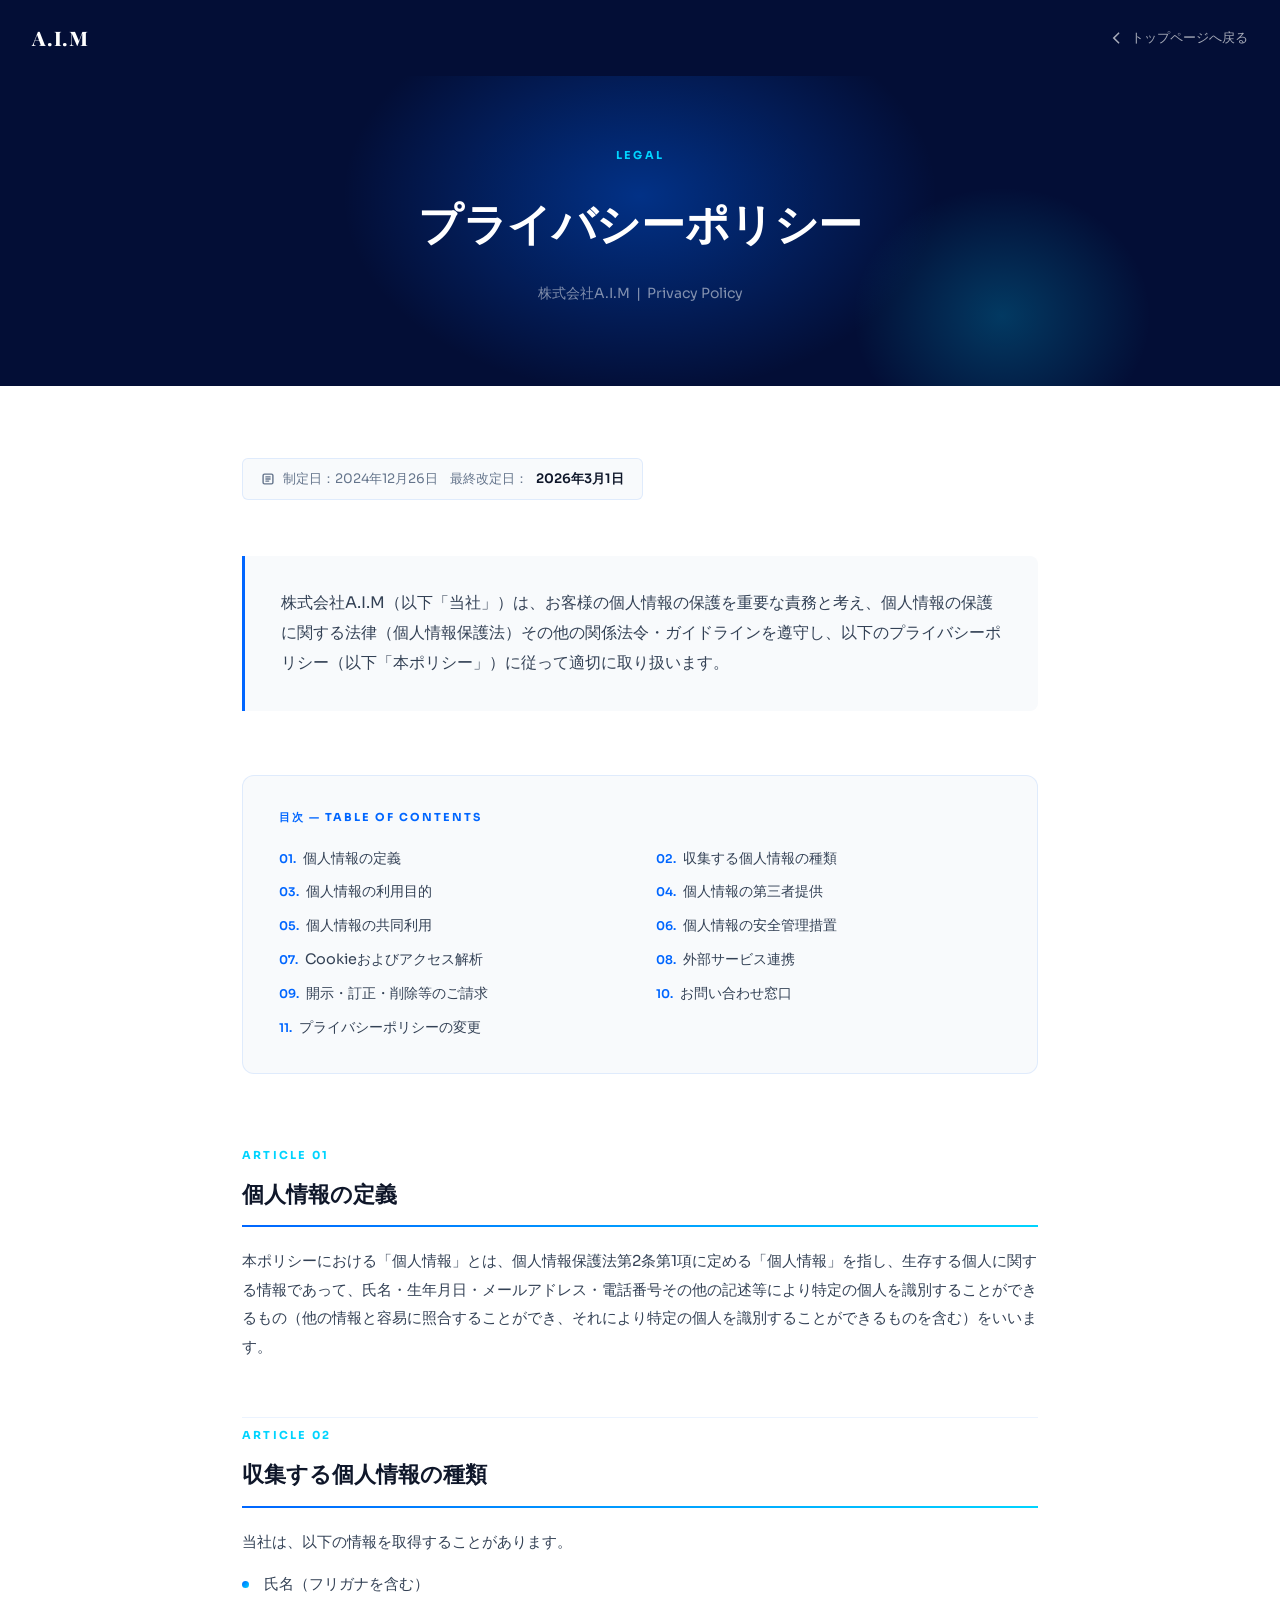
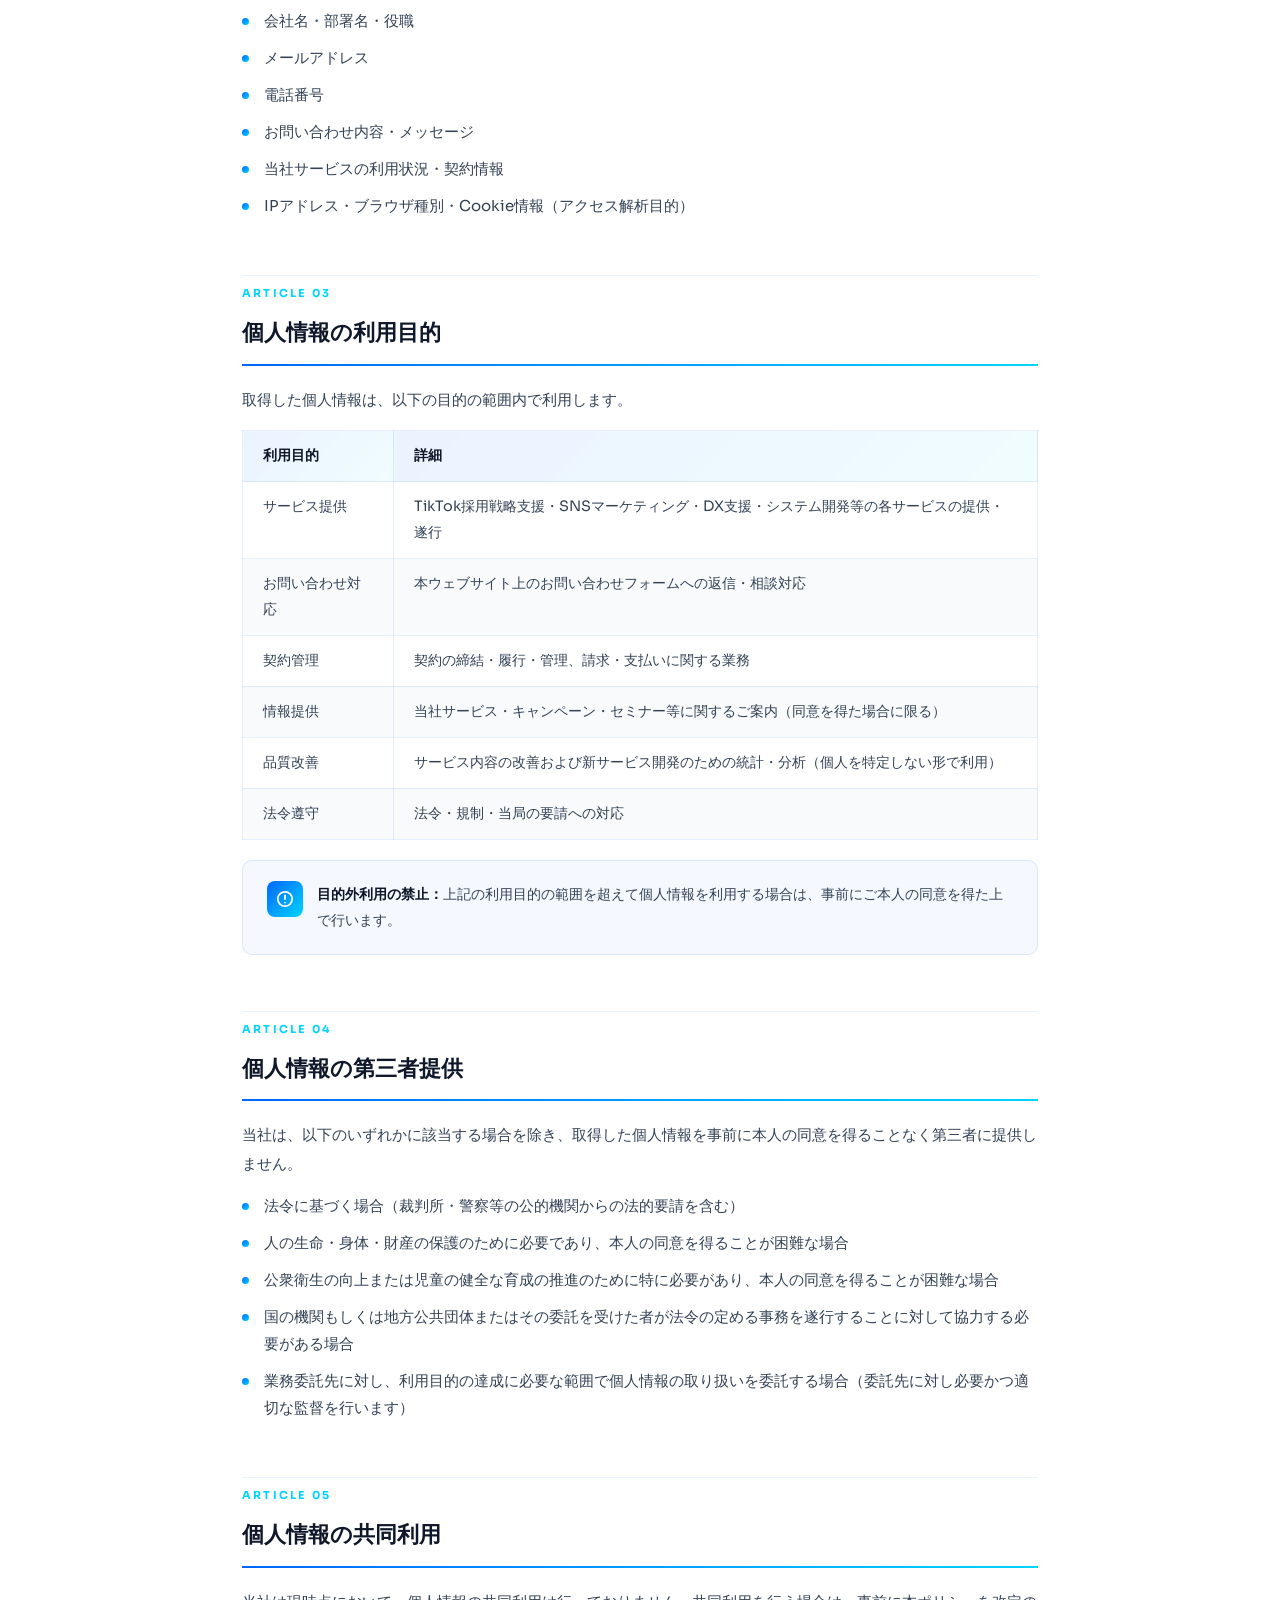
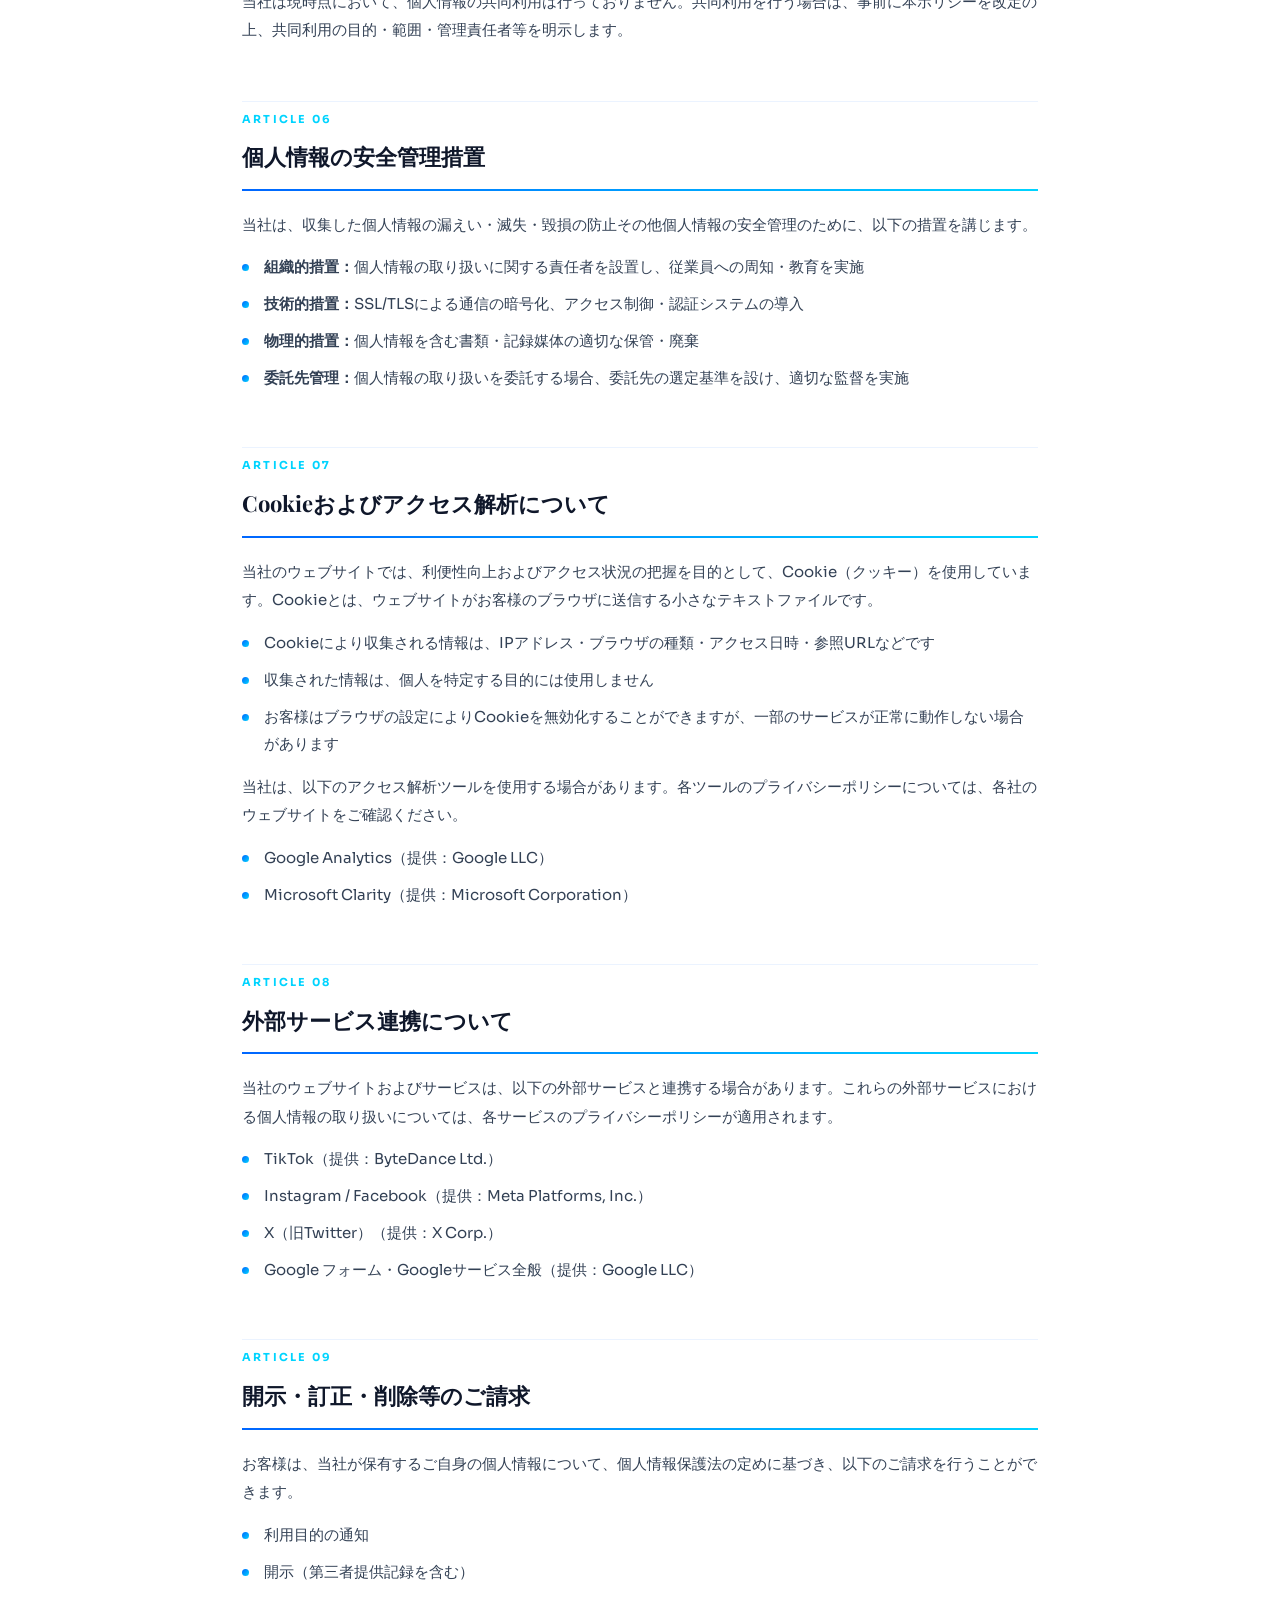
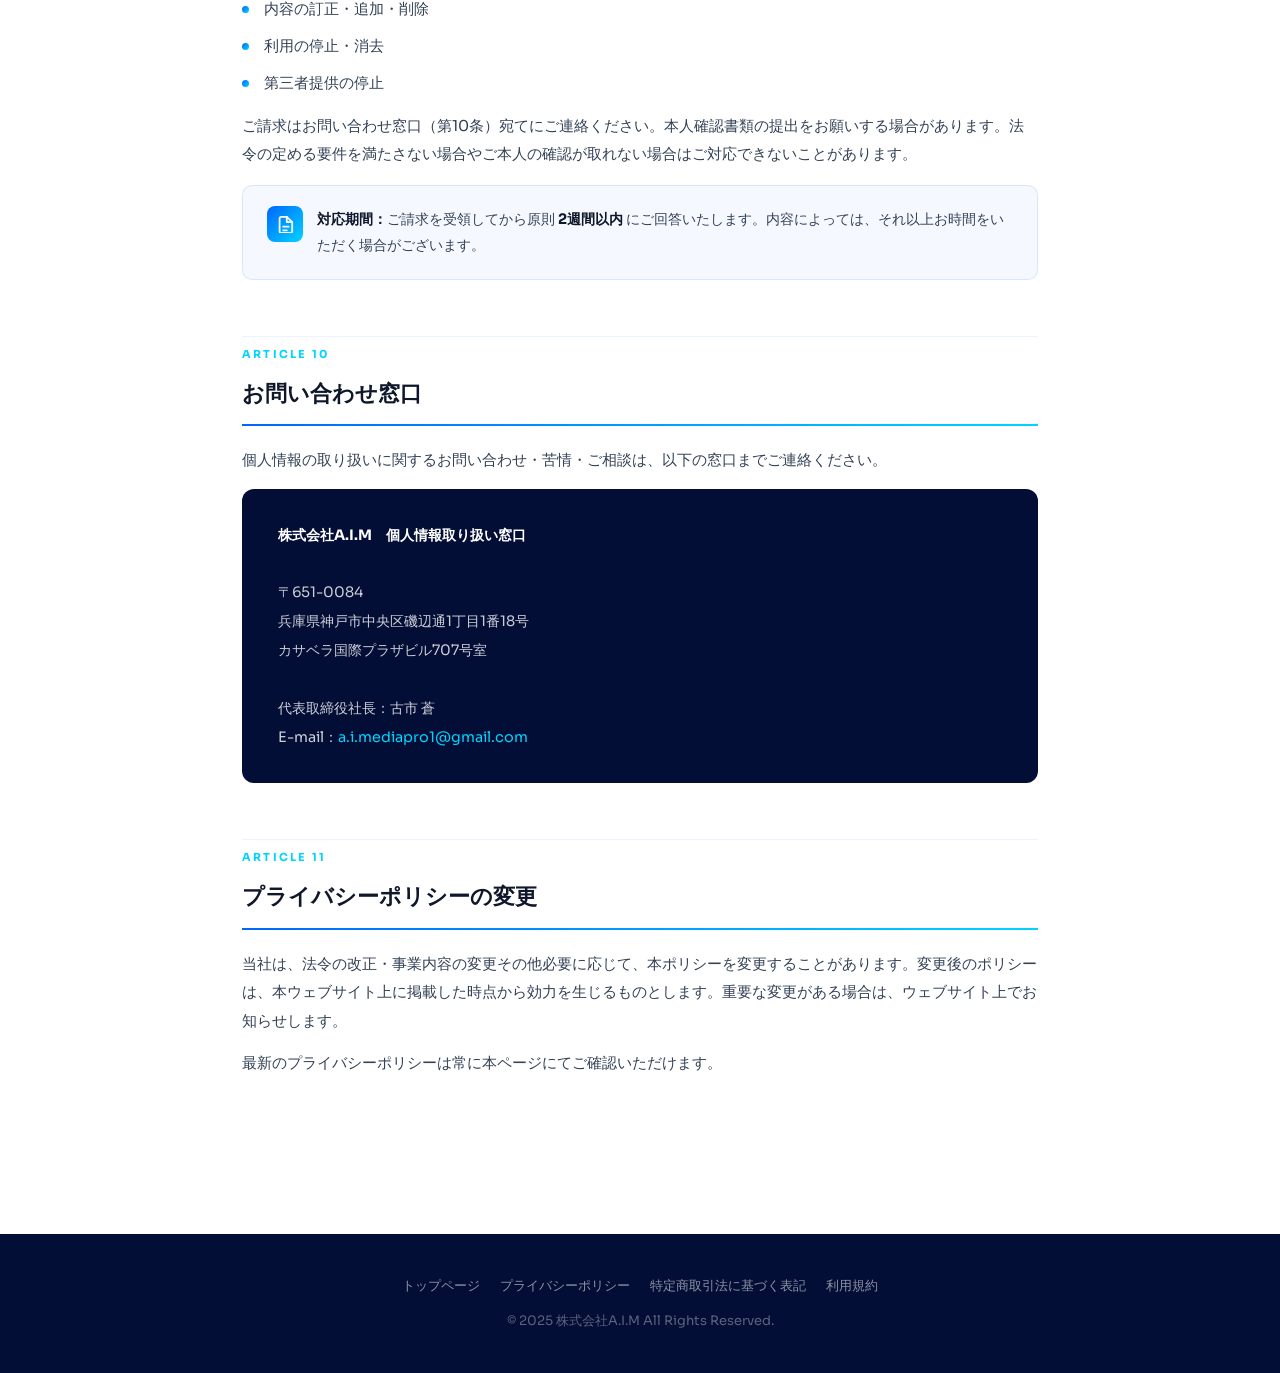
<file: privacy-policy.html>
<!DOCTYPE html>
<html lang="ja">
<head>
    <meta charset="UTF-8">
    <meta name="viewport" content="width=device-width, initial-scale=1.0">
    <meta name="description" content="株式会社A.I.M プライバシーポリシー">
    <title>プライバシーポリシー | 株式会社A.I.M</title>
    <link rel="preconnect" href="https://fonts.googleapis.com">
    <link rel="preconnect" href="https://fonts.gstatic.com" crossorigin>
    <link href="https://fonts.googleapis.com/css2?family=Sora:wght@300;400;500;600;700&family=Playfair+Display:wght@700;800&display=swap" rel="stylesheet">
    <style>
        /* ── Reset & Variables ── */
        *, *::before, *::after { margin: 0; padding: 0; box-sizing: border-box; }

        :root {
            --blue:       #0066FF;
            --blue-dark:  #0052CC;
            --cyan:       #00D4FF;
            --navy:       #030E36;
            --text-dark:  #0F172A;
            --text-gray:  #334155;
            --text-light: #64748B;
            --bg-light:   #F8FAFC;
            --border:     rgba(0, 102, 255, 0.10);
            --font-head:  'Playfair Display', serif;
            --font-body:  'Sora', sans-serif;
        }

        html { font-size: 16px; scroll-behavior: smooth; }

        body {
            font-family: var(--font-body);
            color: var(--text-dark);
            background: #fff;
            line-height: 1.8;
            -webkit-font-smoothing: antialiased;
        }

        a { color: var(--blue); text-decoration: none; transition: opacity .2s; }
        a:hover { opacity: .75; text-decoration: underline; }

        /* ── Header ── */
        .site-header {
            background: var(--navy);
            padding: 20px 32px;
            display: flex;
            align-items: center;
            justify-content: space-between;
        }
        .site-header-logo {
            font-family: var(--font-head);
            font-size: 1.25rem;
            font-weight: 800;
            color: #fff;
            letter-spacing: .04em;
        }
        .site-header-back {
            font-size: .8125rem;
            color: rgba(255,255,255,.65);
            display: flex;
            align-items: center;
            gap: 6px;
            transition: color .2s;
            text-decoration: none;
        }
        .site-header-back:hover { color: #fff; text-decoration: none; }
        .site-header-back svg { flex-shrink: 0; }

        /* ── Hero ── */
        .pp-hero {
            background: var(--navy);
            padding: 64px 32px 80px;
            text-align: center;
            position: relative;
            overflow: hidden;
        }
        .pp-hero::before {
            content: '';
            position: absolute;
            top: -80px; left: 50%;
            transform: translateX(-50%);
            width: 600px; height: 400px;
            background: radial-gradient(ellipse,
                rgba(0,102,255,.40) 0%, transparent 70%);
            pointer-events: none;
        }
        .pp-hero::after {
            content: '';
            position: absolute;
            bottom: -60px; right: 10%;
            width: 300px; height: 260px;
            background: radial-gradient(ellipse,
                rgba(0,212,255,.22) 0%, transparent 70%);
            pointer-events: none;
        }
        .pp-hero-label {
            position: relative; z-index: 1;
            display: inline-block;
            font-size: .6875rem;
            font-weight: 700;
            letter-spacing: .2em;
            text-transform: uppercase;
            color: var(--cyan);
            margin-bottom: 16px;
        }
        .pp-hero h1 {
            position: relative; z-index: 1;
            font-family: var(--font-head);
            font-size: clamp(1.75rem, 4vw, 2.75rem);
            font-weight: 800;
            color: #fff;
            letter-spacing: -.01em;
            margin-bottom: 20px;
        }
        .pp-hero-meta {
            position: relative; z-index: 1;
            font-size: .875rem;
            color: rgba(255,255,255,.50);
        }

        /* ── Layout ── */
        .pp-wrap {
            max-width: 860px;
            margin: 0 auto;
            padding: 72px 32px 100px;
        }

        /* ── Lead ── */
        .pp-lead {
            font-size: 1rem;
            color: var(--text-gray);
            line-height: 1.9;
            padding: 32px 36px;
            background: var(--bg-light);
            border-left: 3px solid var(--blue);
            border-radius: 0 8px 8px 0;
            margin-bottom: 64px;
        }

        /* ── TOC ── */
        .pp-toc {
            background: var(--bg-light);
            border: 1.5px solid var(--border);
            border-radius: 12px;
            padding: 32px 36px;
            margin-bottom: 64px;
        }
        .pp-toc-title {
            font-size: .6875rem;
            font-weight: 700;
            letter-spacing: .18em;
            text-transform: uppercase;
            color: var(--blue);
            margin-bottom: 18px;
        }
        .pp-toc ol {
            list-style: none;
            counter-reset: toc;
            display: grid;
            grid-template-columns: 1fr 1fr;
            gap: 8px 32px;
        }
        .pp-toc li {
            counter-increment: toc;
            font-size: .9rem;
        }
        .pp-toc li::before {
            content: counter(toc, decimal-leading-zero) ". ";
            color: var(--blue);
            font-weight: 600;
            font-size: .75rem;
            margin-right: 4px;
        }
        .pp-toc a { color: var(--text-gray); }
        .pp-toc a:hover { color: var(--blue); text-decoration: none; }

        /* ── Section ── */
        .pp-section {
            margin-bottom: 56px;
            padding-top: 8px;
            border-top: 1px solid rgba(0,102,255,.08);
        }
        .pp-section:first-of-type { border-top: none; }

        .pp-section-num {
            font-size: .6875rem;
            font-weight: 700;
            letter-spacing: .2em;
            color: var(--cyan);
            text-transform: uppercase;
            margin-bottom: 8px;
        }
        .pp-section h2 {
            font-family: var(--font-head);
            font-size: 1.375rem;
            font-weight: 700;
            color: var(--text-dark);
            margin-bottom: 20px;
            padding-bottom: 12px;
            border-bottom: 2px solid;
            border-image: linear-gradient(90deg, var(--blue), var(--cyan)) 1;
            display: inline-block;
            width: 100%;
        }
        .pp-section p {
            font-size: .9375rem;
            color: var(--text-gray);
            line-height: 1.9;
            margin-bottom: 14px;
        }
        .pp-section p:last-child { margin-bottom: 0; }

        /* リスト */
        .pp-list {
            list-style: none;
            margin: 12px 0 16px;
            display: flex;
            flex-direction: column;
            gap: 10px;
        }
        .pp-list li {
            position: relative;
            padding-left: 22px;
            font-size: .9375rem;
            color: var(--text-gray);
            line-height: 1.8;
        }
        .pp-list li::before {
            content: '';
            position: absolute;
            left: 0; top: 11px;
            width: 7px; height: 7px;
            background: linear-gradient(135deg, var(--blue), var(--cyan));
            border-radius: 50%;
        }

        /* 用途テーブル */
        .pp-table {
            width: 100%;
            border-collapse: collapse;
            margin: 16px 0 20px;
            font-size: .9rem;
        }
        .pp-table th {
            background: linear-gradient(135deg,
                rgba(0,102,255,.08) 0%, rgba(0,212,255,.06) 100%);
            color: var(--text-dark);
            font-weight: 600;
            padding: 12px 20px;
            text-align: left;
            border: 1px solid var(--border);
            white-space: nowrap;
        }
        .pp-table td {
            padding: 12px 20px;
            border: 1px solid var(--border);
            color: var(--text-gray);
            vertical-align: top;
        }
        .pp-table tr:nth-child(even) td {
            background: var(--bg-light);
        }

        /* ハイライトブロック */
        .pp-note {
            display: flex;
            gap: 14px;
            align-items: flex-start;
            background: rgba(0,102,255,.04);
            border: 1.5px solid rgba(0,102,255,.12);
            border-radius: 10px;
            padding: 20px 24px;
            margin: 16px 0;
        }
        .pp-note-icon {
            flex-shrink: 0;
            width: 36px; height: 36px;
            background: linear-gradient(135deg, var(--blue), var(--cyan));
            border-radius: 8px;
            display: flex; align-items: center; justify-content: center;
        }
        .pp-note-icon svg { color: white; }
        .pp-note-body { font-size: .9rem; color: var(--text-gray); line-height: 1.85; }
        .pp-note-body strong { color: var(--text-dark); }

        /* 会社情報ボックス */
        .pp-company-box {
            background: var(--navy);
            border-radius: 12px;
            padding: 32px 36px;
            color: rgba(255,255,255,.80);
            font-size: .9rem;
            line-height: 2;
        }
        .pp-company-box strong { color: #fff; }
        .pp-company-box a { color: var(--cyan); }

        /* 改定日バッジ */
        .pp-revision {
            display: inline-flex;
            align-items: center;
            gap: 8px;
            background: var(--bg-light);
            border: 1px solid var(--border);
            border-radius: 6px;
            padding: 8px 18px;
            font-size: .8125rem;
            color: var(--text-light);
            margin-bottom: 56px;
        }
        .pp-revision span { font-weight: 600; color: var(--text-dark); }

        /* ── Footer ── */
        .pp-footer {
            background: var(--navy);
            text-align: center;
            padding: 40px 32px;
            font-size: .8125rem;
            color: rgba(255,255,255,.35);
        }
        .pp-footer a {
            color: rgba(255,255,255,.55);
            text-decoration: none;
        }
        .pp-footer a:hover { color: #fff; }

        /* ── Responsive ── */
        @media (max-width: 640px) {
            .pp-wrap { padding: 48px 20px 72px; }
            .pp-toc ol { grid-template-columns: 1fr; }
            .pp-lead, .pp-toc { padding: 24px 20px; }
            .pp-company-box { padding: 24px 20px; }
            .pp-table { font-size: .825rem; }
            .pp-table th, .pp-table td { padding: 10px 12px; }
            .site-header { padding: 16px 20px; }
            .pp-hero { padding: 48px 20px 64px; }
        }
    </style>
</head>
<body>

<!-- ヘッダー -->
<header class="site-header">
    <div class="site-header-logo">A.I.M</div>
    <a href="index.html" class="site-header-back">
        <svg width="16" height="16" viewBox="0 0 20 20" fill="none">
            <path d="M12 4l-6 6 6 6" stroke="currentColor" stroke-width="2" stroke-linecap="round"/>
        </svg>
        トップページへ戻る
    </a>
</header>

<!-- ヒーロー -->
<div class="pp-hero">
    <div class="pp-hero-label">Legal</div>
    <h1>プライバシーポリシー</h1>
    <p class="pp-hero-meta">株式会社A.I.M &nbsp;|&nbsp; Privacy Policy</p>
</div>

<!-- 本文 -->
<main class="pp-wrap">

    <!-- 制定日バッジ -->
    <div class="pp-revision">
        <svg width="14" height="14" viewBox="0 0 20 20" fill="none" stroke="currentColor" stroke-width="2" stroke-linecap="round">
            <rect x="3" y="3" width="14" height="14" rx="2"/>
            <path d="M7 7h6M7 10h6M7 13h4"/>
        </svg>
        制定日：2024年12月26日 &nbsp;&nbsp; 最終改定日：<span>2026年3月1日</span>
    </div>

    <!-- リード -->
    <p class="pp-lead">
        株式会社A.I.M（以下「当社」）は、お客様の個人情報の保護を重要な責務と考え、個人情報の保護に関する法律（個人情報保護法）その他の関係法令・ガイドラインを遵守し、以下のプライバシーポリシー（以下「本ポリシー」）に従って適切に取り扱います。
    </p>

    <!-- 目次 -->
    <nav class="pp-toc">
        <div class="pp-toc-title">目次 — Table of Contents</div>
        <ol>
            <li><a href="#s1">個人情報の定義</a></li>
            <li><a href="#s2">収集する個人情報の種類</a></li>
            <li><a href="#s3">個人情報の利用目的</a></li>
            <li><a href="#s4">個人情報の第三者提供</a></li>
            <li><a href="#s5">個人情報の共同利用</a></li>
            <li><a href="#s6">個人情報の安全管理措置</a></li>
            <li><a href="#s7">Cookieおよびアクセス解析</a></li>
            <li><a href="#s8">外部サービス連携</a></li>
            <li><a href="#s9">開示・訂正・削除等のご請求</a></li>
            <li><a href="#s10">お問い合わせ窓口</a></li>
            <li><a href="#s11">プライバシーポリシーの変更</a></li>
        </ol>
    </nav>

    <!-- 第1条 -->
    <section class="pp-section" id="s1">
        <div class="pp-section-num">Article 01</div>
        <h2>個人情報の定義</h2>
        <p>本ポリシーにおける「個人情報」とは、個人情報保護法第2条第1項に定める「個人情報」を指し、生存する個人に関する情報であって、氏名・生年月日・メールアドレス・電話番号その他の記述等により特定の個人を識別することができるもの（他の情報と容易に照合することができ、それにより特定の個人を識別することができるものを含む）をいいます。</p>
    </section>

    <!-- 第2条 -->
    <section class="pp-section" id="s2">
        <div class="pp-section-num">Article 02</div>
        <h2>収集する個人情報の種類</h2>
        <p>当社は、以下の情報を取得することがあります。</p>
        <ul class="pp-list">
            <li>氏名（フリガナを含む）</li>
            <li>会社名・部署名・役職</li>
            <li>メールアドレス</li>
            <li>電話番号</li>
            <li>お問い合わせ内容・メッセージ</li>
            <li>当社サービスの利用状況・契約情報</li>
            <li>IPアドレス・ブラウザ種別・Cookie情報（アクセス解析目的）</li>
        </ul>
    </section>

    <!-- 第3条 -->
    <section class="pp-section" id="s3">
        <div class="pp-section-num">Article 03</div>
        <h2>個人情報の利用目的</h2>
        <p>取得した個人情報は、以下の目的の範囲内で利用します。</p>
        <table class="pp-table">
            <thead>
                <tr>
                    <th>利用目的</th>
                    <th>詳細</th>
                </tr>
            </thead>
            <tbody>
                <tr>
                    <td>サービス提供</td>
                    <td>TikTok採用戦略支援・SNSマーケティング・DX支援・システム開発等の各サービスの提供・遂行</td>
                </tr>
                <tr>
                    <td>お問い合わせ対応</td>
                    <td>本ウェブサイト上のお問い合わせフォームへの返信・相談対応</td>
                </tr>
                <tr>
                    <td>契約管理</td>
                    <td>契約の締結・履行・管理、請求・支払いに関する業務</td>
                </tr>
                <tr>
                    <td>情報提供</td>
                    <td>当社サービス・キャンペーン・セミナー等に関するご案内（同意を得た場合に限る）</td>
                </tr>
                <tr>
                    <td>品質改善</td>
                    <td>サービス内容の改善および新サービス開発のための統計・分析（個人を特定しない形で利用）</td>
                </tr>
                <tr>
                    <td>法令遵守</td>
                    <td>法令・規制・当局の要請への対応</td>
                </tr>
            </tbody>
        </table>
        <div class="pp-note">
            <div class="pp-note-icon">
                <svg width="18" height="18" viewBox="0 0 20 20" fill="none" stroke="currentColor" stroke-width="2" stroke-linecap="round">
                    <circle cx="10" cy="10" r="8"/><path d="M10 6v4M10 14h.01"/>
                </svg>
            </div>
            <div class="pp-note-body">
                <strong>目的外利用の禁止：</strong>上記の利用目的の範囲を超えて個人情報を利用する場合は、事前にご本人の同意を得た上で行います。
            </div>
        </div>
    </section>

    <!-- 第4条 -->
    <section class="pp-section" id="s4">
        <div class="pp-section-num">Article 04</div>
        <h2>個人情報の第三者提供</h2>
        <p>当社は、以下のいずれかに該当する場合を除き、取得した個人情報を事前に本人の同意を得ることなく第三者に提供しません。</p>
        <ul class="pp-list">
            <li>法令に基づく場合（裁判所・警察等の公的機関からの法的要請を含む）</li>
            <li>人の生命・身体・財産の保護のために必要であり、本人の同意を得ることが困難な場合</li>
            <li>公衆衛生の向上または児童の健全な育成の推進のために特に必要があり、本人の同意を得ることが困難な場合</li>
            <li>国の機関もしくは地方公共団体またはその委託を受けた者が法令の定める事務を遂行することに対して協力する必要がある場合</li>
            <li>業務委託先に対し、利用目的の達成に必要な範囲で個人情報の取り扱いを委託する場合（委託先に対し必要かつ適切な監督を行います）</li>
        </ul>
    </section>

    <!-- 第5条 -->
    <section class="pp-section" id="s5">
        <div class="pp-section-num">Article 05</div>
        <h2>個人情報の共同利用</h2>
        <p>当社は現時点において、個人情報の共同利用は行っておりません。共同利用を行う場合は、事前に本ポリシーを改定の上、共同利用の目的・範囲・管理責任者等を明示します。</p>
    </section>

    <!-- 第6条 -->
    <section class="pp-section" id="s6">
        <div class="pp-section-num">Article 06</div>
        <h2>個人情報の安全管理措置</h2>
        <p>当社は、収集した個人情報の漏えい・滅失・毀損の防止その他個人情報の安全管理のために、以下の措置を講じます。</p>
        <ul class="pp-list">
            <li><strong>組織的措置：</strong>個人情報の取り扱いに関する責任者を設置し、従業員への周知・教育を実施</li>
            <li><strong>技術的措置：</strong>SSL/TLSによる通信の暗号化、アクセス制御・認証システムの導入</li>
            <li><strong>物理的措置：</strong>個人情報を含む書類・記録媒体の適切な保管・廃棄</li>
            <li><strong>委託先管理：</strong>個人情報の取り扱いを委託する場合、委託先の選定基準を設け、適切な監督を実施</li>
        </ul>
    </section>

    <!-- 第7条 -->
    <section class="pp-section" id="s7">
        <div class="pp-section-num">Article 07</div>
        <h2>Cookieおよびアクセス解析について</h2>
        <p>当社のウェブサイトでは、利便性向上およびアクセス状況の把握を目的として、Cookie（クッキー）を使用しています。Cookieとは、ウェブサイトがお客様のブラウザに送信する小さなテキストファイルです。</p>
        <ul class="pp-list">
            <li>Cookieにより収集される情報は、IPアドレス・ブラウザの種類・アクセス日時・参照URLなどです</li>
            <li>収集された情報は、個人を特定する目的には使用しません</li>
            <li>お客様はブラウザの設定によりCookieを無効化することができますが、一部のサービスが正常に動作しない場合があります</li>
        </ul>
        <p>当社は、以下のアクセス解析ツールを使用する場合があります。各ツールのプライバシーポリシーについては、各社のウェブサイトをご確認ください。</p>
        <ul class="pp-list">
            <li>Google Analytics（提供：Google LLC）</li>
            <li>Microsoft Clarity（提供：Microsoft Corporation）</li>
        </ul>
    </section>

    <!-- 第8条 -->
    <section class="pp-section" id="s8">
        <div class="pp-section-num">Article 08</div>
        <h2>外部サービス連携について</h2>
        <p>当社のウェブサイトおよびサービスは、以下の外部サービスと連携する場合があります。これらの外部サービスにおける個人情報の取り扱いについては、各サービスのプライバシーポリシーが適用されます。</p>
        <ul class="pp-list">
            <li>TikTok（提供：ByteDance Ltd.）</li>
            <li>Instagram / Facebook（提供：Meta Platforms, Inc.）</li>
            <li>X（旧Twitter）（提供：X Corp.）</li>
            <li>Google フォーム・Googleサービス全般（提供：Google LLC）</li>
        </ul>
    </section>

    <!-- 第9条 -->
    <section class="pp-section" id="s9">
        <div class="pp-section-num">Article 09</div>
        <h2>開示・訂正・削除等のご請求</h2>
        <p>お客様は、当社が保有するご自身の個人情報について、個人情報保護法の定めに基づき、以下のご請求を行うことができます。</p>
        <ul class="pp-list">
            <li>利用目的の通知</li>
            <li>開示（第三者提供記録を含む）</li>
            <li>内容の訂正・追加・削除</li>
            <li>利用の停止・消去</li>
            <li>第三者提供の停止</li>
        </ul>
        <p>ご請求はお問い合わせ窓口（第10条）宛てにご連絡ください。本人確認書類の提出をお願いする場合があります。法令の定める要件を満たさない場合やご本人の確認が取れない場合はご対応できないことがあります。</p>
        <div class="pp-note">
            <div class="pp-note-icon">
                <svg width="18" height="18" viewBox="0 0 20 20" fill="none" stroke="currentColor" stroke-width="2" stroke-linecap="round">
                    <path d="M12 2H6a2 2 0 00-2 2v14a2 2 0 002 2h10a2 2 0 002-2V8z"/>
                    <path d="M12 2v6h6M8 13h6M8 17h4"/>
                </svg>
            </div>
            <div class="pp-note-body">
                <strong>対応期間：</strong>ご請求を受領してから原則 <strong>2週間以内</strong> にご回答いたします。内容によっては、それ以上お時間をいただく場合がございます。
            </div>
        </div>
    </section>

    <!-- 第10条 -->
    <section class="pp-section" id="s10">
        <div class="pp-section-num">Article 10</div>
        <h2>お問い合わせ窓口</h2>
        <p>個人情報の取り扱いに関するお問い合わせ・苦情・ご相談は、以下の窓口までご連絡ください。</p>
        <div class="pp-company-box">
            <strong>株式会社A.I.M　個人情報取り扱い窓口</strong><br><br>
            〒651-0084<br>
            兵庫県神戸市中央区磯辺通1丁目1番18号<br>
            カサベラ国際プラザビル707号室<br><br>
            代表取締役社長：古市 蒼<br>
            E-mail：<a href="/cdn-cgi/l/email-protection#c6afa8a0a986a7afabebafa8a5e8a5a9e8acb6"><span class="__cf_email__" data-cfemail="0a63646c654a6b63672763646924696524607a">a.i.mediapro1@gmail.com</span></a><br>
        </div>
    </section>

    <!-- 第11条 -->
    <section class="pp-section" id="s11">
        <div class="pp-section-num">Article 11</div>
        <h2>プライバシーポリシーの変更</h2>
        <p>当社は、法令の改正・事業内容の変更その他必要に応じて、本ポリシーを変更することがあります。変更後のポリシーは、本ウェブサイト上に掲載した時点から効力を生じるものとします。重要な変更がある場合は、ウェブサイト上でお知らせします。</p>
        <p>最新のプライバシーポリシーは常に本ページにてご確認いただけます。</p>
    </section>

</main>

<!-- フッター -->
<footer class="pp-footer">
    <div class="pp-footer-links" style="margin-bottom:12px; display:flex; flex-wrap:wrap; justify-content:center; gap:8px 20px;">
        <a href="./index.html">トップページ</a>
        <a href="./privacy-policy.html">プライバシーポリシー</a>
        <a href="./tokushoho.html">特定商取引法に基づく表記</a>
        <a href="./terms.html">利用規約</a>
    </div>
    <p>&copy; 2025 株式会社A.I.M All Rights Reserved.</p>
</footer>

</body>
</html>
</file>
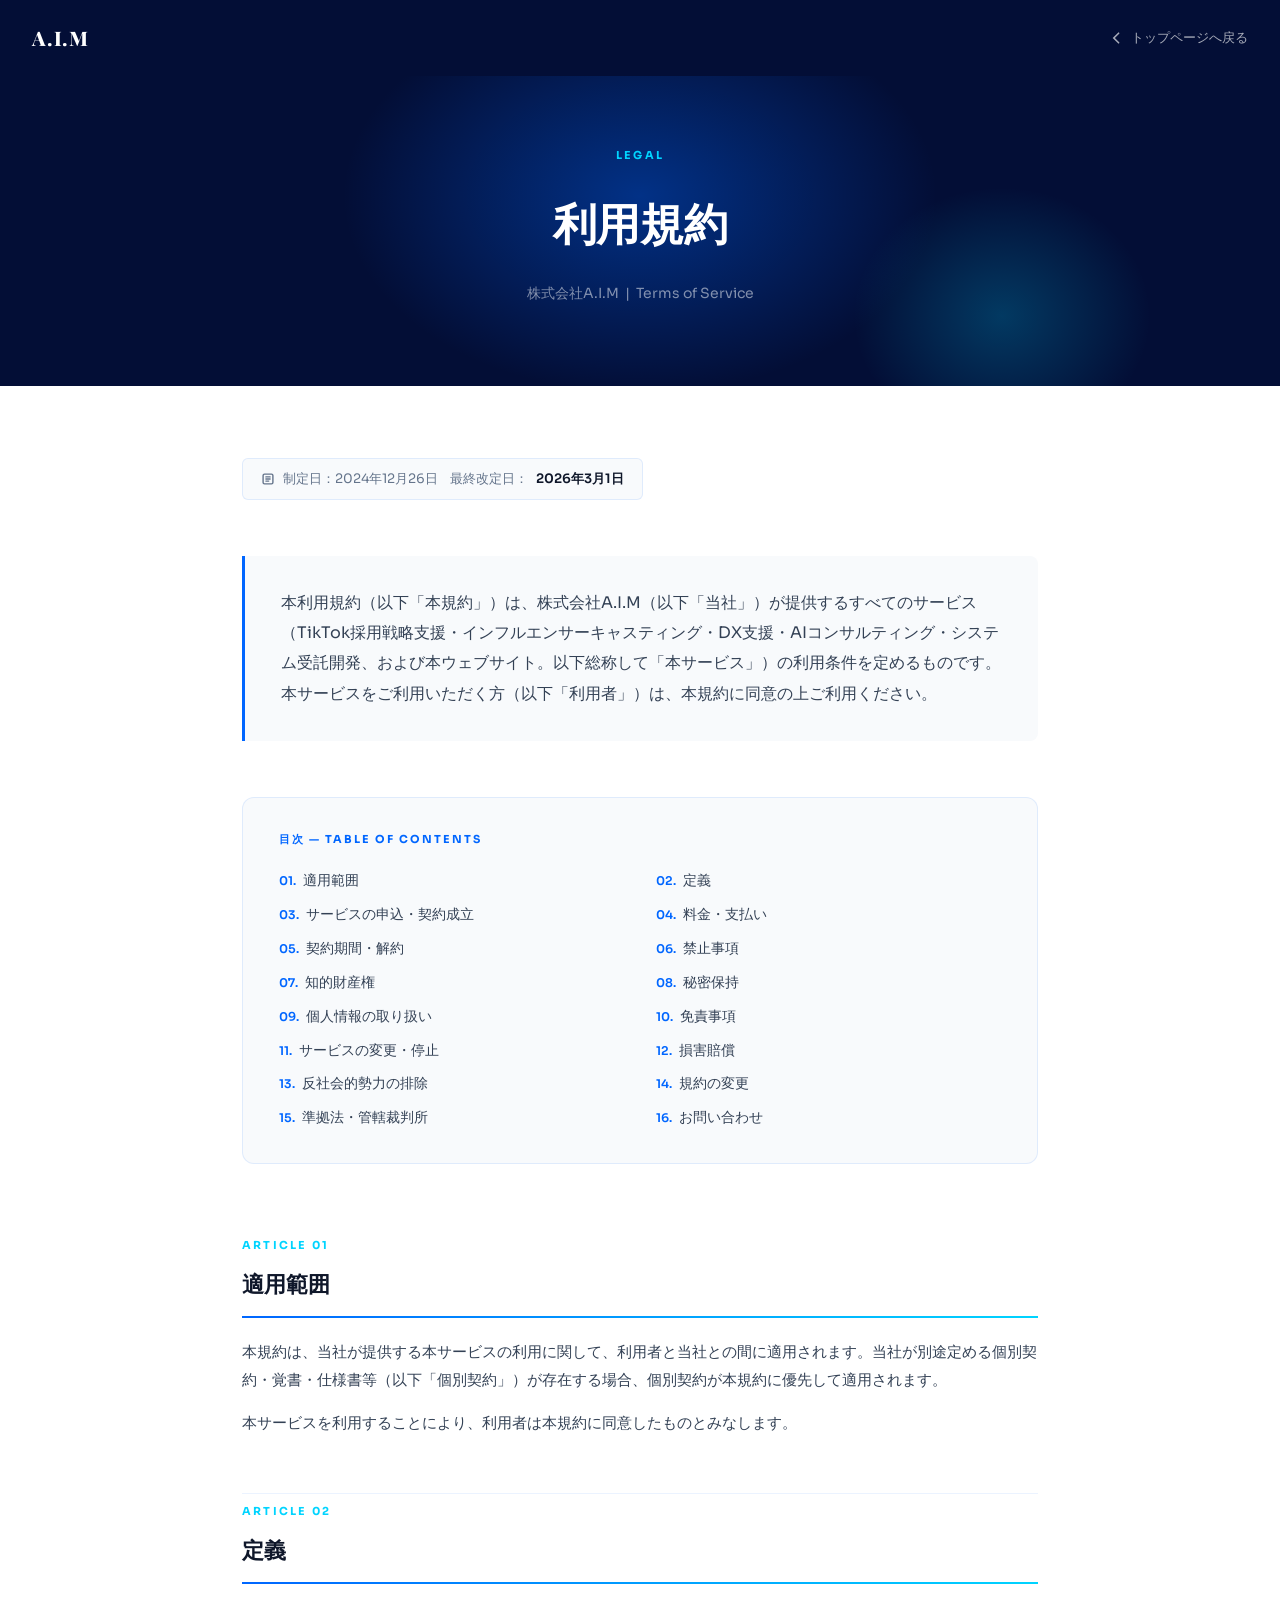
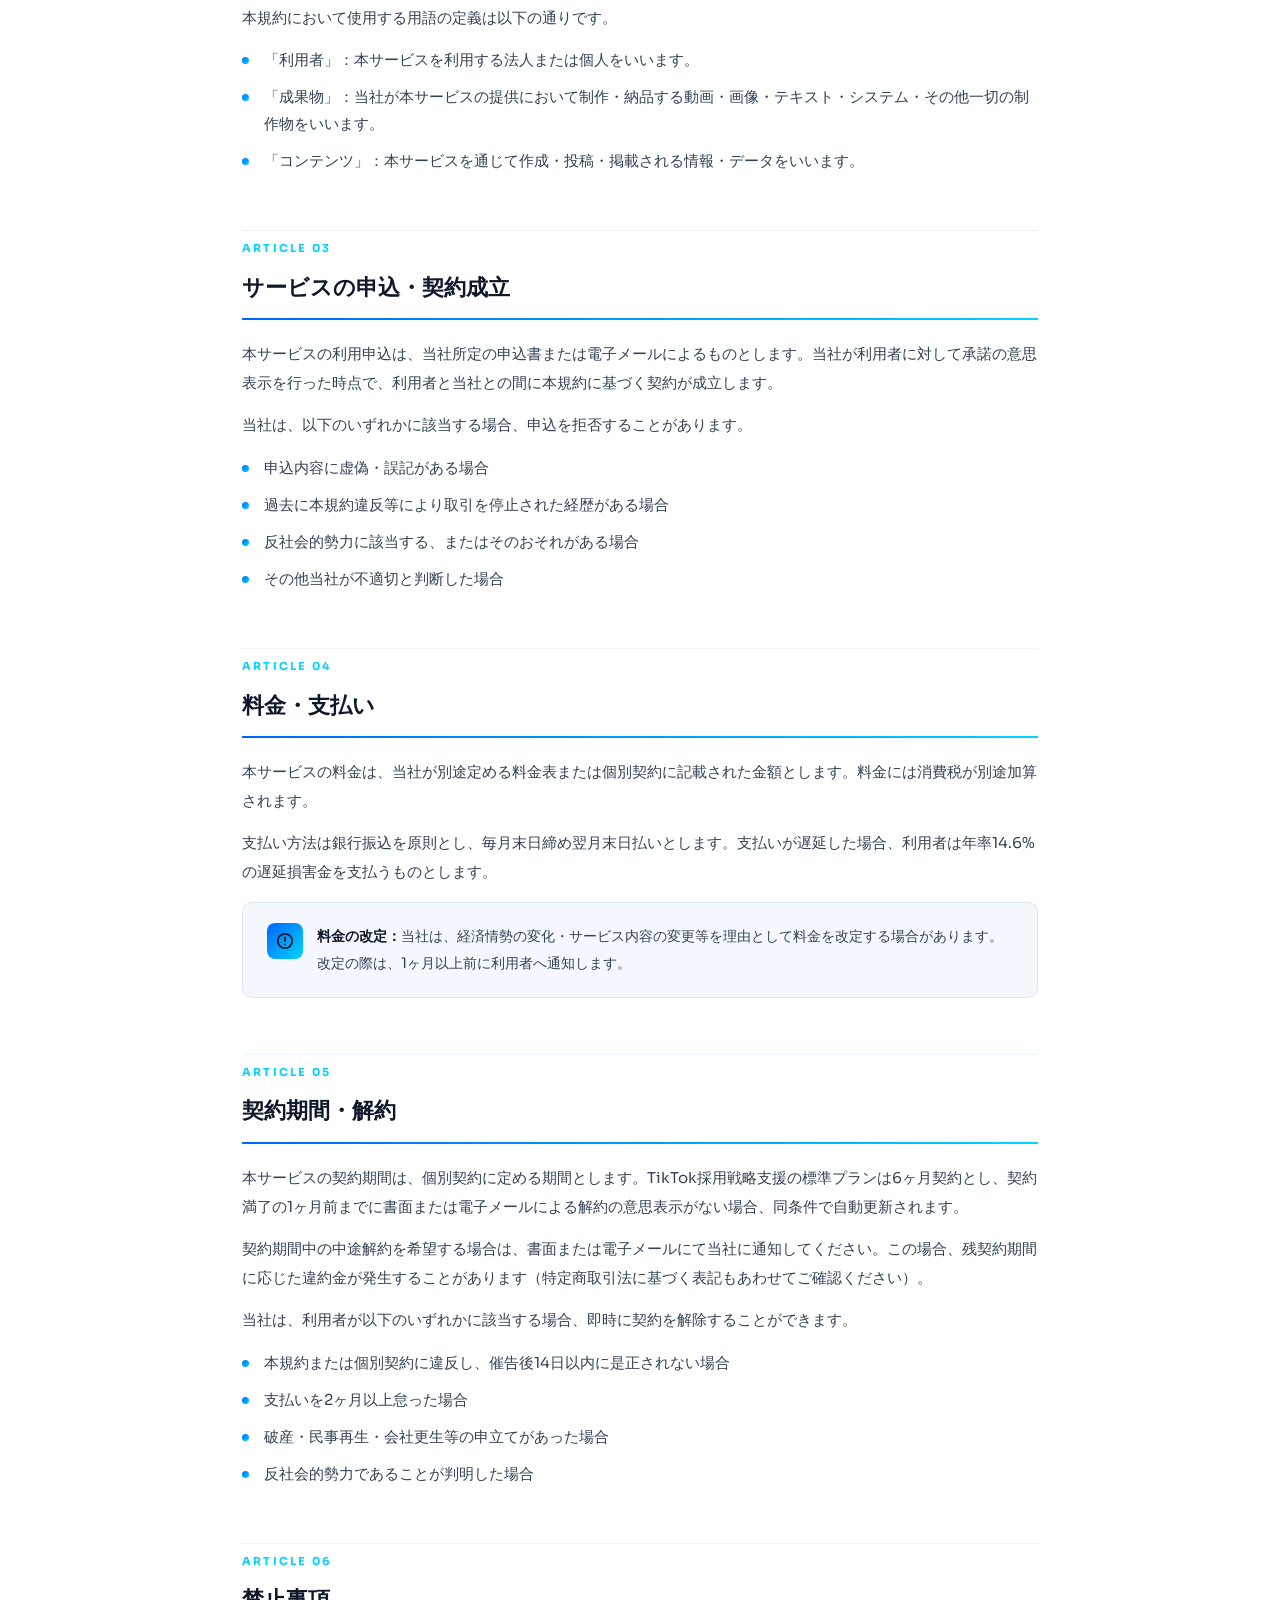
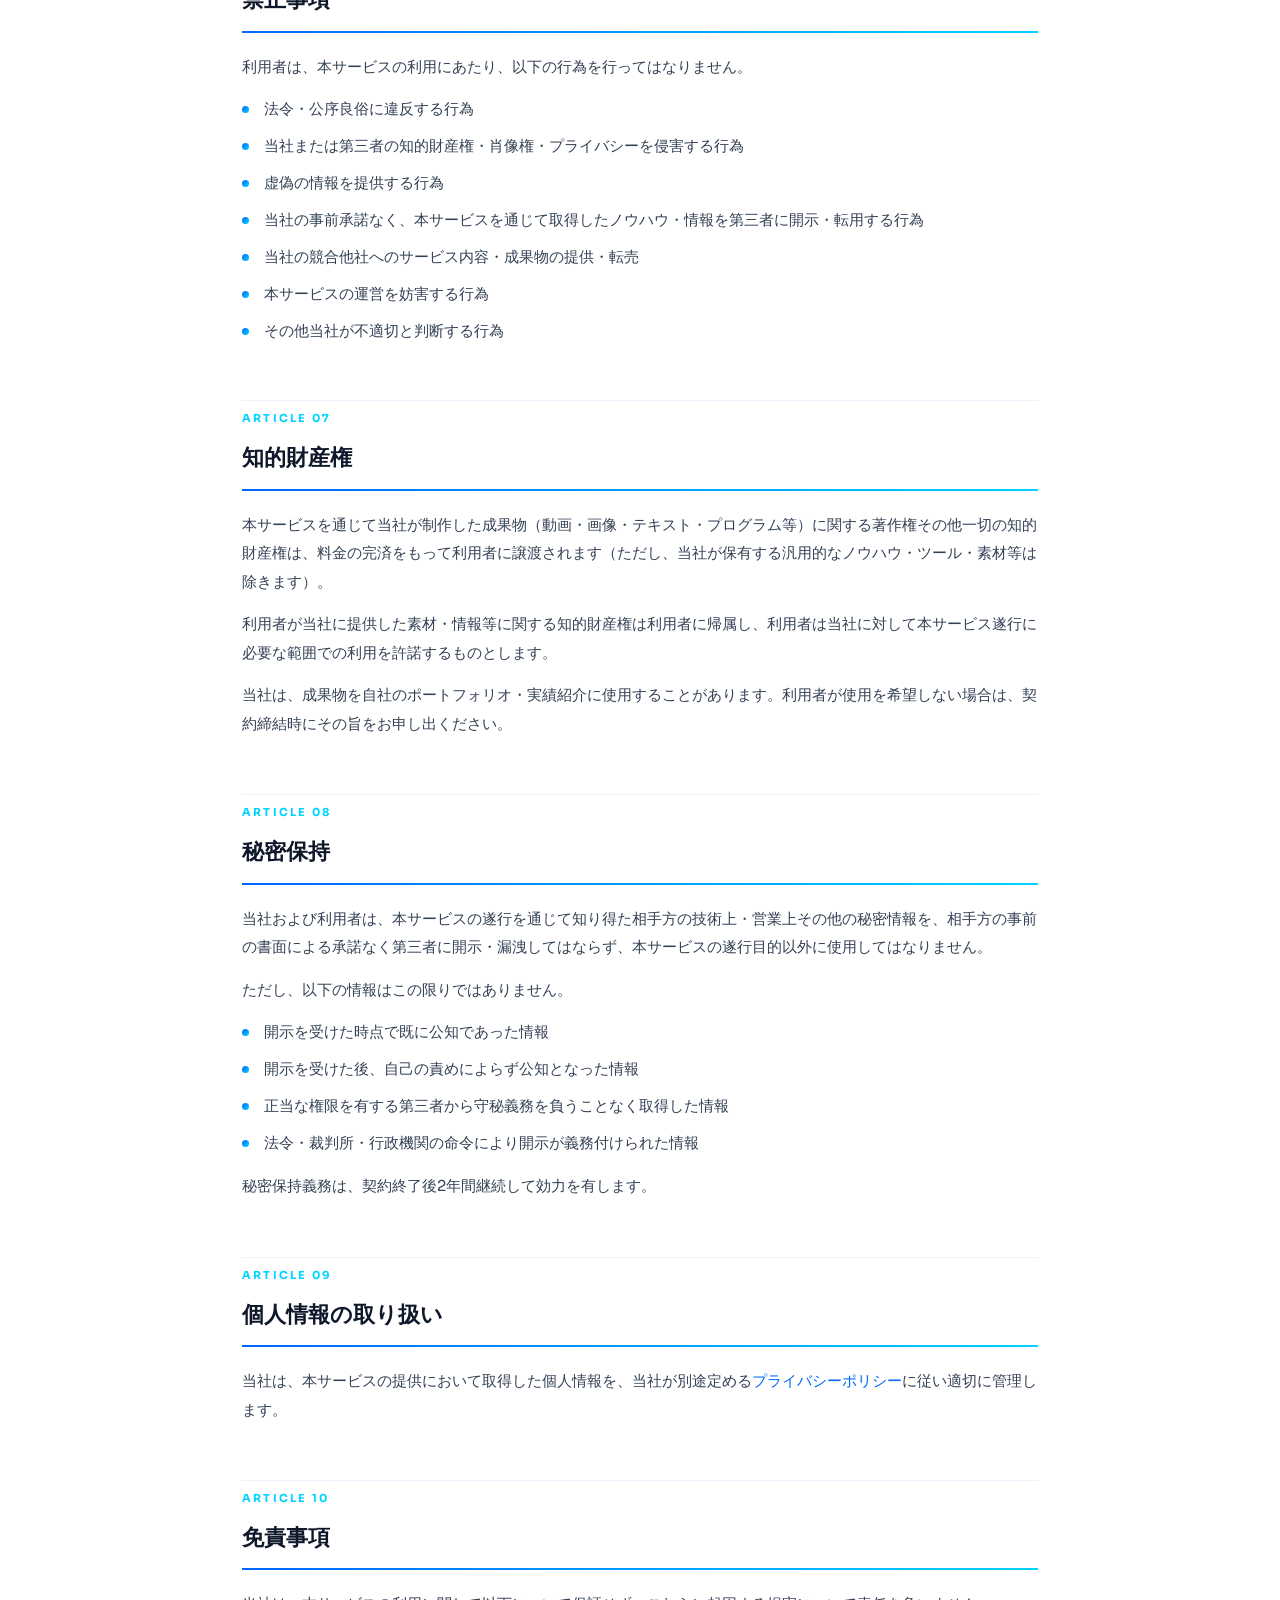
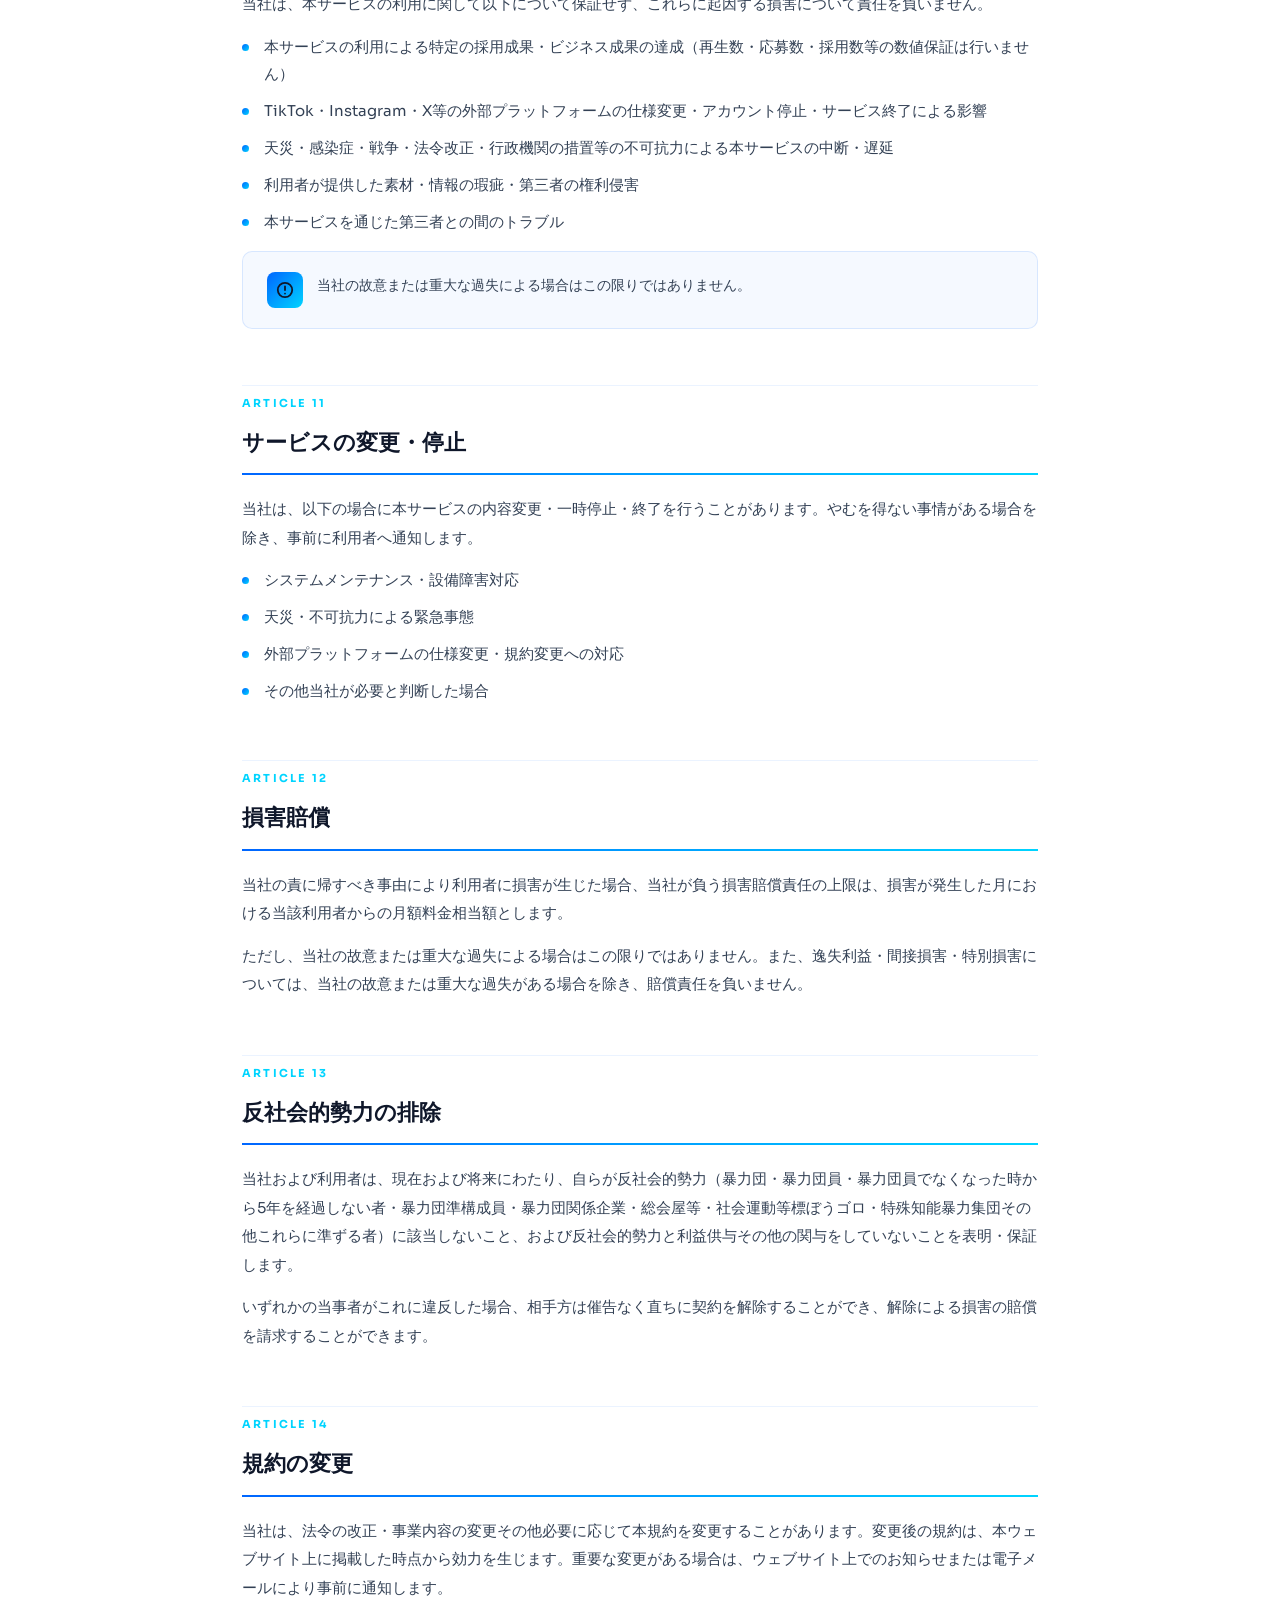
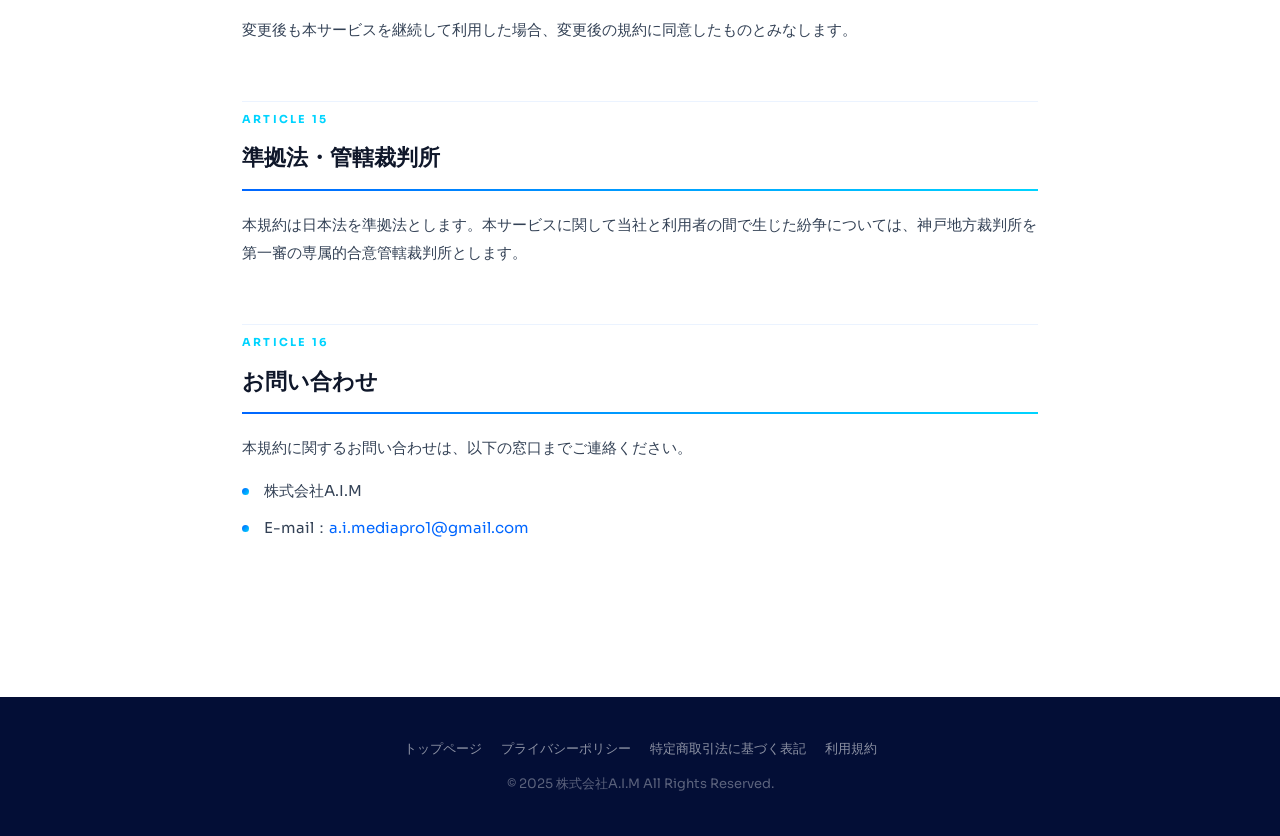
<file: terms.html>
<!DOCTYPE html>
<html lang="ja">
<head>
    <meta charset="UTF-8">
    <meta name="viewport" content="width=device-width, initial-scale=1.0">
    <meta name="description" content="株式会社A.I.M 利用規約">
    <title>利用規約 | 株式会社A.I.M</title>
    <link rel="preconnect" href="https://fonts.googleapis.com">
    <link rel="preconnect" href="https://fonts.gstatic.com" crossorigin>
    <link href="https://fonts.googleapis.com/css2?family=Sora:wght@300;400;500;600;700&family=Playfair+Display:wght@700;800&display=swap" rel="stylesheet">
    <style>
        *, *::before, *::after { margin: 0; padding: 0; box-sizing: border-box; }
        :root {
            --blue: #0066FF; --blue-dark: #0052CC; --cyan: #00D4FF; --navy: #030E36;
            --text-dark: #0F172A; --text-gray: #334155; --text-light: #64748B;
            --bg-light: #F8FAFC; --border: rgba(0,102,255,.10);
            --font-head: 'Playfair Display', serif; --font-body: 'Sora', sans-serif;
        }
        html { font-size: 16px; scroll-behavior: smooth; }
        body { font-family: var(--font-body); color: var(--text-dark); background: #fff; line-height: 1.8; -webkit-font-smoothing: antialiased; }
        a { color: var(--blue); text-decoration: none; transition: opacity .2s; }
        a:hover { opacity: .75; text-decoration: underline; }

        /* Header */
        .site-header { background: var(--navy); padding: 20px 32px; display: flex; align-items: center; justify-content: space-between; }
        .site-header-logo { font-family: var(--font-head); font-size: 1.25rem; font-weight: 800; color: #fff; letter-spacing: .04em; }
        .site-header-back { font-size: .8125rem; color: rgba(255,255,255,.65); display: flex; align-items: center; gap: 6px; transition: color .2s; text-decoration: none; }
        .site-header-back:hover { color: #fff; }

        /* Hero */
        .pp-hero { background: var(--navy); padding: 64px 32px 80px; text-align: center; position: relative; overflow: hidden; }
        .pp-hero::before { content: ''; position: absolute; top: -80px; left: 50%; transform: translateX(-50%); width: 600px; height: 400px; background: radial-gradient(ellipse, rgba(0,102,255,.40) 0%, transparent 70%); pointer-events: none; }
        .pp-hero::after { content: ''; position: absolute; bottom: -60px; right: 10%; width: 300px; height: 260px; background: radial-gradient(ellipse, rgba(0,212,255,.22) 0%, transparent 70%); pointer-events: none; }
        .pp-hero-label { position: relative; z-index: 1; display: inline-block; font-size: .6875rem; font-weight: 700; letter-spacing: .2em; text-transform: uppercase; color: var(--cyan); margin-bottom: 16px; }
        .pp-hero h1 { position: relative; z-index: 1; font-family: var(--font-head); font-size: clamp(1.75rem, 4vw, 2.75rem); font-weight: 800; color: #fff; letter-spacing: -.01em; margin-bottom: 20px; }
        .pp-hero-meta { position: relative; z-index: 1; font-size: .875rem; color: rgba(255,255,255,.50); }

        /* Layout */
        .pp-wrap { max-width: 860px; margin: 0 auto; padding: 72px 32px 100px; }

        /* Lead */
        .pp-lead { font-size: 1rem; color: var(--text-gray); line-height: 1.9; padding: 32px 36px; background: var(--bg-light); border-left: 3px solid var(--blue); border-radius: 0 8px 8px 0; margin-bottom: 56px; }

        /* Revision */
        .pp-revision { display: inline-flex; align-items: center; gap: 8px; background: var(--bg-light); border: 1px solid var(--border); border-radius: 6px; padding: 8px 18px; font-size: .8125rem; color: var(--text-light); margin-bottom: 56px; }
        .pp-revision span { font-weight: 600; color: var(--text-dark); }

        /* TOC */
        .pp-toc { background: var(--bg-light); border: 1.5px solid var(--border); border-radius: 12px; padding: 32px 36px; margin-bottom: 64px; }
        .pp-toc-title { font-size: .6875rem; font-weight: 700; letter-spacing: .18em; text-transform: uppercase; color: var(--blue); margin-bottom: 18px; }
        .pp-toc ol { list-style: none; counter-reset: toc; display: grid; grid-template-columns: 1fr 1fr; gap: 8px 32px; }
        .pp-toc li { counter-increment: toc; font-size: .9rem; }
        .pp-toc li::before { content: counter(toc, decimal-leading-zero) ". "; color: var(--blue); font-weight: 600; font-size: .75rem; margin-right: 4px; }
        .pp-toc a { color: var(--text-gray); }
        .pp-toc a:hover { color: var(--blue); text-decoration: none; }

        /* Section */
        .pp-section { margin-bottom: 56px; padding-top: 8px; border-top: 1px solid rgba(0,102,255,.08); }
        .pp-section:first-of-type { border-top: none; }
        .pp-section-num { font-size: .6875rem; font-weight: 700; letter-spacing: .2em; color: var(--cyan); text-transform: uppercase; margin-bottom: 8px; }
        .pp-section h2 { font-family: var(--font-head); font-size: 1.375rem; font-weight: 700; color: var(--text-dark); margin-bottom: 20px; padding-bottom: 12px; border-bottom: 2px solid; border-image: linear-gradient(90deg, var(--blue), var(--cyan)) 1; display: inline-block; width: 100%; }
        .pp-section p { font-size: .9375rem; color: var(--text-gray); line-height: 1.9; margin-bottom: 14px; }
        .pp-section p:last-child { margin-bottom: 0; }

        /* List */
        .pp-list { list-style: none; margin: 12px 0 16px; display: flex; flex-direction: column; gap: 10px; }
        .pp-list li { position: relative; padding-left: 22px; font-size: .9375rem; color: var(--text-gray); line-height: 1.8; }
        .pp-list li::before { content: ''; position: absolute; left: 0; top: 11px; width: 7px; height: 7px; background: linear-gradient(135deg, var(--blue), var(--cyan)); border-radius: 50%; }

        /* Note */
        .pp-note { display: flex; gap: 14px; align-items: flex-start; background: rgba(0,102,255,.04); border: 1.5px solid rgba(0,102,255,.12); border-radius: 10px; padding: 20px 24px; margin: 16px 0; }
        .pp-note-icon { flex-shrink: 0; width: 36px; height: 36px; background: linear-gradient(135deg, var(--blue), var(--cyan)); border-radius: 8px; display: flex; align-items: center; justify-content: center; }
        .pp-note-body { font-size: .9rem; color: var(--text-gray); line-height: 1.85; }
        .pp-note-body strong { color: var(--text-dark); }

        /* Footer */
        .pp-footer { background: var(--navy); text-align: center; padding: 40px 32px; font-size: .8125rem; color: rgba(255,255,255,.35); }
        .pp-footer a { color: rgba(255,255,255,.55); text-decoration: none; margin: 0 8px; }
        .pp-footer a:hover { color: #fff; }
        .pp-footer-links { margin-bottom: 12px; }

        @media (max-width: 640px) {
            .pp-wrap { padding: 48px 20px 72px; }
            .pp-toc ol { grid-template-columns: 1fr; }
            .pp-lead, .pp-toc { padding: 24px 20px; }
            .site-header { padding: 16px 20px; }
            .pp-hero { padding: 48px 20px 64px; }
        }
    </style>
</head>
<body>

<header class="site-header">
    <div class="site-header-logo">A.I.M</div>
    <a href="index.html" class="site-header-back">
        <svg width="16" height="16" viewBox="0 0 20 20" fill="none">
            <path d="M12 4l-6 6 6 6" stroke="currentColor" stroke-width="2" stroke-linecap="round"/>
        </svg>
        トップページへ戻る
    </a>
</header>

<div class="pp-hero">
    <div class="pp-hero-label">Legal</div>
    <h1>利用規約</h1>
    <p class="pp-hero-meta">株式会社A.I.M &nbsp;|&nbsp; Terms of Service</p>
</div>

<main class="pp-wrap">

    <div class="pp-revision">
        <svg width="14" height="14" viewBox="0 0 20 20" fill="none" stroke="currentColor" stroke-width="2" stroke-linecap="round">
            <rect x="3" y="3" width="14" height="14" rx="2"/><path d="M7 7h6M7 10h6M7 13h4"/>
        </svg>
        制定日：2024年12月26日 &nbsp;&nbsp; 最終改定日：<span>2026年3月1日</span>
    </div>

    <p class="pp-lead">
        本利用規約（以下「本規約」）は、株式会社A.I.M（以下「当社」）が提供するすべてのサービス（TikTok採用戦略支援・インフルエンサーキャスティング・DX支援・AIコンサルティング・システム受託開発、および本ウェブサイト。以下総称して「本サービス」）の利用条件を定めるものです。本サービスをご利用いただく方（以下「利用者」）は、本規約に同意の上ご利用ください。
    </p>

    <!-- TOC -->
    <nav class="pp-toc">
        <div class="pp-toc-title">目次 — Table of Contents</div>
        <ol>
            <li><a href="#t1">適用範囲</a></li>
            <li><a href="#t2">定義</a></li>
            <li><a href="#t3">サービスの申込・契約成立</a></li>
            <li><a href="#t4">料金・支払い</a></li>
            <li><a href="#t5">契約期間・解約</a></li>
            <li><a href="#t6">禁止事項</a></li>
            <li><a href="#t7">知的財産権</a></li>
            <li><a href="#t8">秘密保持</a></li>
            <li><a href="#t9">個人情報の取り扱い</a></li>
            <li><a href="#t10">免責事項</a></li>
            <li><a href="#t11">サービスの変更・停止</a></li>
            <li><a href="#t12">損害賠償</a></li>
            <li><a href="#t13">反社会的勢力の排除</a></li>
            <li><a href="#t14">規約の変更</a></li>
            <li><a href="#t15">準拠法・管轄裁判所</a></li>
            <li><a href="#t16">お問い合わせ</a></li>
        </ol>
    </nav>

    <!-- 第1条 -->
    <section class="pp-section" id="t1">
        <div class="pp-section-num">Article 01</div>
        <h2>適用範囲</h2>
        <p>本規約は、当社が提供する本サービスの利用に関して、利用者と当社との間に適用されます。当社が別途定める個別契約・覚書・仕様書等（以下「個別契約」）が存在する場合、個別契約が本規約に優先して適用されます。</p>
        <p>本サービスを利用することにより、利用者は本規約に同意したものとみなします。</p>
    </section>

    <!-- 第2条 -->
    <section class="pp-section" id="t2">
        <div class="pp-section-num">Article 02</div>
        <h2>定義</h2>
        <p>本規約において使用する用語の定義は以下の通りです。</p>
        <ul class="pp-list">
            <li>「利用者」：本サービスを利用する法人または個人をいいます。</li>
            <li>「成果物」：当社が本サービスの提供において制作・納品する動画・画像・テキスト・システム・その他一切の制作物をいいます。</li>
            <li>「コンテンツ」：本サービスを通じて作成・投稿・掲載される情報・データをいいます。</li>
        </ul>
    </section>

    <!-- 第3条 -->
    <section class="pp-section" id="t3">
        <div class="pp-section-num">Article 03</div>
        <h2>サービスの申込・契約成立</h2>
        <p>本サービスの利用申込は、当社所定の申込書または電子メールによるものとします。当社が利用者に対して承諾の意思表示を行った時点で、利用者と当社との間に本規約に基づく契約が成立します。</p>
        <p>当社は、以下のいずれかに該当する場合、申込を拒否することがあります。</p>
        <ul class="pp-list">
            <li>申込内容に虚偽・誤記がある場合</li>
            <li>過去に本規約違反等により取引を停止された経歴がある場合</li>
            <li>反社会的勢力に該当する、またはそのおそれがある場合</li>
            <li>その他当社が不適切と判断した場合</li>
        </ul>
    </section>

    <!-- 第4条 -->
    <section class="pp-section" id="t4">
        <div class="pp-section-num">Article 04</div>
        <h2>料金・支払い</h2>
        <p>本サービスの料金は、当社が別途定める料金表または個別契約に記載された金額とします。料金には消費税が別途加算されます。</p>
        <p>支払い方法は銀行振込を原則とし、毎月末日締め翌月末日払いとします。支払いが遅延した場合、利用者は年率14.6%の遅延損害金を支払うものとします。</p>
        <div class="pp-note">
            <div class="pp-note-icon">
                <svg width="18" height="18" viewBox="0 0 20 20" fill="none" stroke="currentColor" stroke-width="2" stroke-linecap="round">
                    <circle cx="10" cy="10" r="8"/><path d="M10 6v4M10 14h.01"/>
                </svg>
            </div>
            <div class="pp-note-body">
                <strong>料金の改定：</strong>当社は、経済情勢の変化・サービス内容の変更等を理由として料金を改定する場合があります。改定の際は、1ヶ月以上前に利用者へ通知します。
            </div>
        </div>
    </section>

    <!-- 第5条 -->
    <section class="pp-section" id="t5">
        <div class="pp-section-num">Article 05</div>
        <h2>契約期間・解約</h2>
        <p>本サービスの契約期間は、個別契約に定める期間とします。TikTok採用戦略支援の標準プランは6ヶ月契約とし、契約満了の1ヶ月前までに書面または電子メールによる解約の意思表示がない場合、同条件で自動更新されます。</p>
        <p>契約期間中の中途解約を希望する場合は、書面または電子メールにて当社に通知してください。この場合、残契約期間に応じた違約金が発生することがあります（特定商取引法に基づく表記もあわせてご確認ください）。</p>
        <p>当社は、利用者が以下のいずれかに該当する場合、即時に契約を解除することができます。</p>
        <ul class="pp-list">
            <li>本規約または個別契約に違反し、催告後14日以内に是正されない場合</li>
            <li>支払いを2ヶ月以上怠った場合</li>
            <li>破産・民事再生・会社更生等の申立てがあった場合</li>
            <li>反社会的勢力であることが判明した場合</li>
        </ul>
    </section>

    <!-- 第6条 -->
    <section class="pp-section" id="t6">
        <div class="pp-section-num">Article 06</div>
        <h2>禁止事項</h2>
        <p>利用者は、本サービスの利用にあたり、以下の行為を行ってはなりません。</p>
        <ul class="pp-list">
            <li>法令・公序良俗に違反する行為</li>
            <li>当社または第三者の知的財産権・肖像権・プライバシーを侵害する行為</li>
            <li>虚偽の情報を提供する行為</li>
            <li>当社の事前承諾なく、本サービスを通じて取得したノウハウ・情報を第三者に開示・転用する行為</li>
            <li>当社の競合他社へのサービス内容・成果物の提供・転売</li>
            <li>本サービスの運営を妨害する行為</li>
            <li>その他当社が不適切と判断する行為</li>
        </ul>
    </section>

    <!-- 第7条 -->
    <section class="pp-section" id="t7">
        <div class="pp-section-num">Article 07</div>
        <h2>知的財産権</h2>
        <p>本サービスを通じて当社が制作した成果物（動画・画像・テキスト・プログラム等）に関する著作権その他一切の知的財産権は、料金の完済をもって利用者に譲渡されます（ただし、当社が保有する汎用的なノウハウ・ツール・素材等は除きます）。</p>
        <p>利用者が当社に提供した素材・情報等に関する知的財産権は利用者に帰属し、利用者は当社に対して本サービス遂行に必要な範囲での利用を許諾するものとします。</p>
        <p>当社は、成果物を自社のポートフォリオ・実績紹介に使用することがあります。利用者が使用を希望しない場合は、契約締結時にその旨をお申し出ください。</p>
    </section>

    <!-- 第8条 -->
    <section class="pp-section" id="t8">
        <div class="pp-section-num">Article 08</div>
        <h2>秘密保持</h2>
        <p>当社および利用者は、本サービスの遂行を通じて知り得た相手方の技術上・営業上その他の秘密情報を、相手方の事前の書面による承諾なく第三者に開示・漏洩してはならず、本サービスの遂行目的以外に使用してはなりません。</p>
        <p>ただし、以下の情報はこの限りではありません。</p>
        <ul class="pp-list">
            <li>開示を受けた時点で既に公知であった情報</li>
            <li>開示を受けた後、自己の責めによらず公知となった情報</li>
            <li>正当な権限を有する第三者から守秘義務を負うことなく取得した情報</li>
            <li>法令・裁判所・行政機関の命令により開示が義務付けられた情報</li>
        </ul>
        <p>秘密保持義務は、契約終了後2年間継続して効力を有します。</p>
    </section>

    <!-- 第9条 -->
    <section class="pp-section" id="t9">
        <div class="pp-section-num">Article 09</div>
        <h2>個人情報の取り扱い</h2>
        <p>当社は、本サービスの提供において取得した個人情報を、当社が別途定める<a href="privacy-policy.html">プライバシーポリシー</a>に従い適切に管理します。</p>
    </section>

    <!-- 第10条 -->
    <section class="pp-section" id="t10">
        <div class="pp-section-num">Article 10</div>
        <h2>免責事項</h2>
        <p>当社は、本サービスの利用に関して以下について保証せず、これらに起因する損害について責任を負いません。</p>
        <ul class="pp-list">
            <li>本サービスの利用による特定の採用成果・ビジネス成果の達成（再生数・応募数・採用数等の数値保証は行いません）</li>
            <li>TikTok・Instagram・X等の外部プラットフォームの仕様変更・アカウント停止・サービス終了による影響</li>
            <li>天災・感染症・戦争・法令改正・行政機関の措置等の不可抗力による本サービスの中断・遅延</li>
            <li>利用者が提供した素材・情報の瑕疵・第三者の権利侵害</li>
            <li>本サービスを通じた第三者との間のトラブル</li>
        </ul>
        <div class="pp-note">
            <div class="pp-note-icon">
                <svg width="18" height="18" viewBox="0 0 20 20" fill="none" stroke="currentColor" stroke-width="2" stroke-linecap="round">
                    <circle cx="10" cy="10" r="8"/><path d="M10 6v4M10 14h.01"/>
                </svg>
            </div>
            <div class="pp-note-body">
                当社の故意または重大な過失による場合はこの限りではありません。
            </div>
        </div>
    </section>

    <!-- 第11条 -->
    <section class="pp-section" id="t11">
        <div class="pp-section-num">Article 11</div>
        <h2>サービスの変更・停止</h2>
        <p>当社は、以下の場合に本サービスの内容変更・一時停止・終了を行うことがあります。やむを得ない事情がある場合を除き、事前に利用者へ通知します。</p>
        <ul class="pp-list">
            <li>システムメンテナンス・設備障害対応</li>
            <li>天災・不可抗力による緊急事態</li>
            <li>外部プラットフォームの仕様変更・規約変更への対応</li>
            <li>その他当社が必要と判断した場合</li>
        </ul>
    </section>

    <!-- 第12条 -->
    <section class="pp-section" id="t12">
        <div class="pp-section-num">Article 12</div>
        <h2>損害賠償</h2>
        <p>当社の責に帰すべき事由により利用者に損害が生じた場合、当社が負う損害賠償責任の上限は、損害が発生した月における当該利用者からの月額料金相当額とします。</p>
        <p>ただし、当社の故意または重大な過失による場合はこの限りではありません。また、逸失利益・間接損害・特別損害については、当社の故意または重大な過失がある場合を除き、賠償責任を負いません。</p>
    </section>

    <!-- 第13条 -->
    <section class="pp-section" id="t13">
        <div class="pp-section-num">Article 13</div>
        <h2>反社会的勢力の排除</h2>
        <p>当社および利用者は、現在および将来にわたり、自らが反社会的勢力（暴力団・暴力団員・暴力団員でなくなった時から5年を経過しない者・暴力団準構成員・暴力団関係企業・総会屋等・社会運動等標ぼうゴロ・特殊知能暴力集団その他これらに準ずる者）に該当しないこと、および反社会的勢力と利益供与その他の関与をしていないことを表明・保証します。</p>
        <p>いずれかの当事者がこれに違反した場合、相手方は催告なく直ちに契約を解除することができ、解除による損害の賠償を請求することができます。</p>
    </section>

    <!-- 第14条 -->
    <section class="pp-section" id="t14">
        <div class="pp-section-num">Article 14</div>
        <h2>規約の変更</h2>
        <p>当社は、法令の改正・事業内容の変更その他必要に応じて本規約を変更することがあります。変更後の規約は、本ウェブサイト上に掲載した時点から効力を生じます。重要な変更がある場合は、ウェブサイト上でのお知らせまたは電子メールにより事前に通知します。</p>
        <p>変更後も本サービスを継続して利用した場合、変更後の規約に同意したものとみなします。</p>
    </section>

    <!-- 第15条 -->
    <section class="pp-section" id="t15">
        <div class="pp-section-num">Article 15</div>
        <h2>準拠法・管轄裁判所</h2>
        <p>本規約は日本法を準拠法とします。本サービスに関して当社と利用者の間で生じた紛争については、神戸地方裁判所を第一審の専属的合意管轄裁判所とします。</p>
    </section>

    <!-- 第16条 -->
    <section class="pp-section" id="t16">
        <div class="pp-section-num">Article 16</div>
        <h2>お問い合わせ</h2>
        <p>本規約に関するお問い合わせは、以下の窓口までご連絡ください。</p>
        <ul class="pp-list">
            <li>株式会社A.I.M</li>
            <li>E-mail：<a href="mailto:info@aim-inc.co.jp">a.i.mediapro1@gmail.com</a></li>
        </ul>
    </section>

</main>

<footer class="pp-footer">
    <div class="pp-footer-links">
        <a href="./index.html">トップページ</a>
        <a href="./privacy-policy.html">プライバシーポリシー</a>
        <a href="./tokushoho.html">特定商取引法に基づく表記</a>
        <a href="./terms.html">利用規約</a>
    </div>
    <p>&copy; 2025 株式会社A.I.M All Rights Reserved.</p>
</footer>

</body>
</html>
</file>
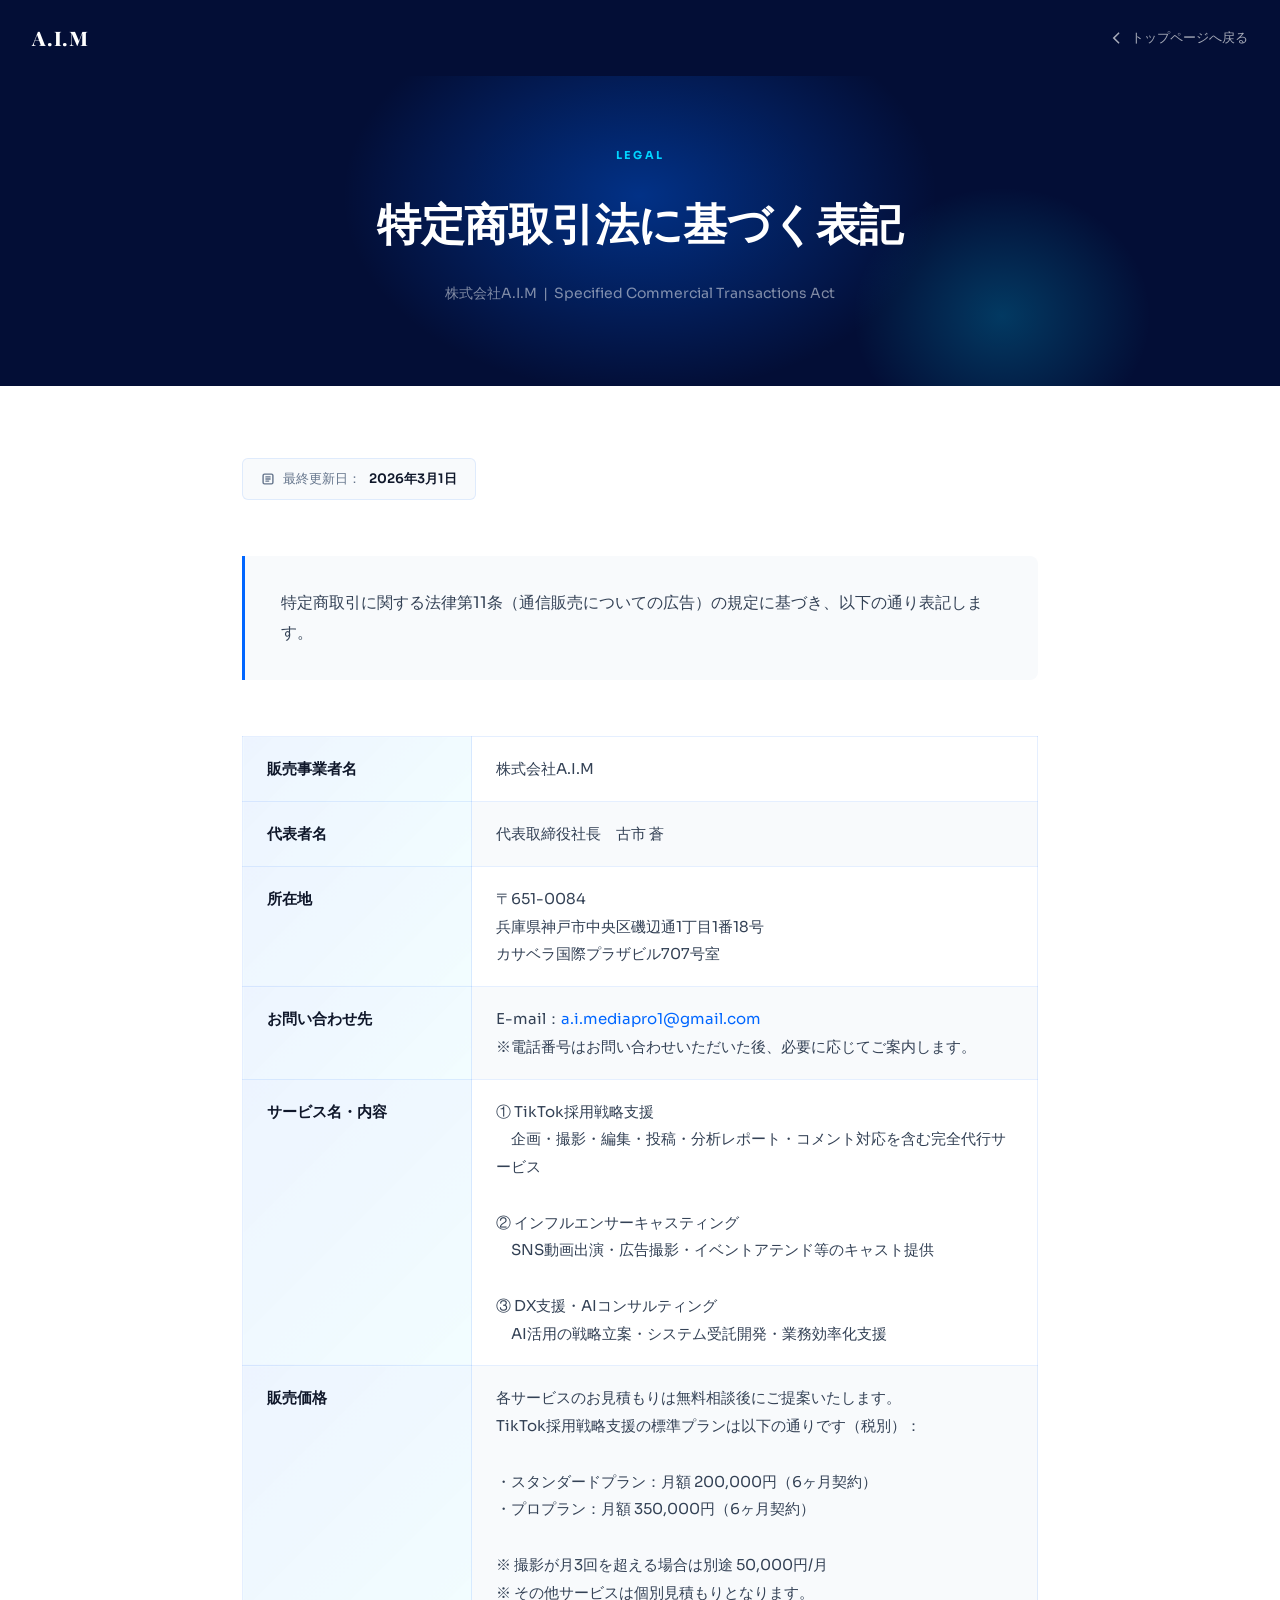
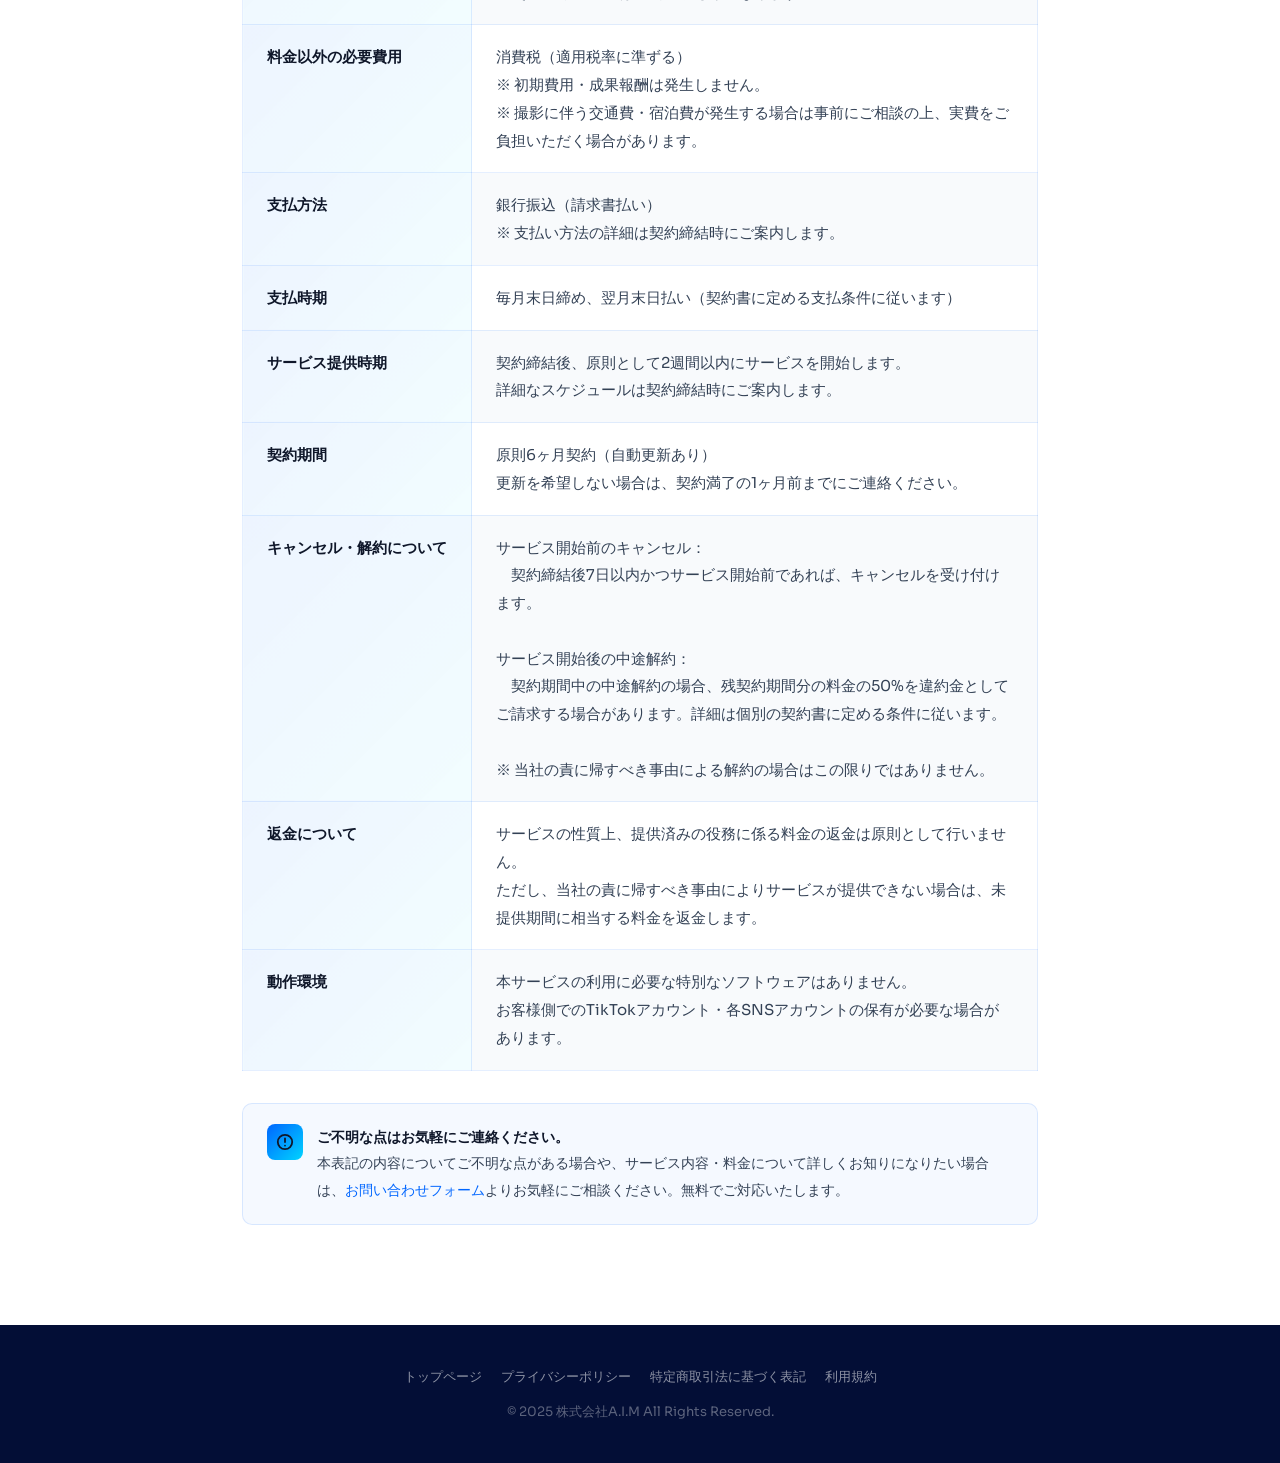
<file: tokushoho.html>
<!DOCTYPE html>
<html lang="ja">
<head>
    <meta charset="UTF-8">
    <meta name="viewport" content="width=device-width, initial-scale=1.0">
    <meta name="description" content="株式会社A.I.M 特定商取引法に基づく表記">
    <title>特定商取引法に基づく表記 | 株式会社A.I.M</title>
    <link rel="preconnect" href="https://fonts.googleapis.com">
    <link rel="preconnect" href="https://fonts.gstatic.com" crossorigin>
    <link href="https://fonts.googleapis.com/css2?family=Sora:wght@300;400;500;600;700&family=Playfair+Display:wght@700;800&display=swap" rel="stylesheet">
    <style>
        *, *::before, *::after { margin: 0; padding: 0; box-sizing: border-box; }
        :root {
            --blue: #0066FF; --blue-dark: #0052CC; --cyan: #00D4FF; --navy: #030E36;
            --text-dark: #0F172A; --text-gray: #334155; --text-light: #64748B;
            --bg-light: #F8FAFC; --border: rgba(0,102,255,.10);
            --font-head: 'Playfair Display', serif; --font-body: 'Sora', sans-serif;
        }
        html { font-size: 16px; scroll-behavior: smooth; }
        body { font-family: var(--font-body); color: var(--text-dark); background: #fff; line-height: 1.8; -webkit-font-smoothing: antialiased; }
        a { color: var(--blue); text-decoration: none; transition: opacity .2s; }
        a:hover { opacity: .75; }

        /* Header */
        .site-header { background: var(--navy); padding: 20px 32px; display: flex; align-items: center; justify-content: space-between; }
        .site-header-logo { font-family: var(--font-head); font-size: 1.25rem; font-weight: 800; color: #fff; letter-spacing: .04em; }
        .site-header-back { font-size: .8125rem; color: rgba(255,255,255,.65); display: flex; align-items: center; gap: 6px; transition: color .2s; text-decoration: none; }
        .site-header-back:hover { color: #fff; }

        /* Hero */
        .pp-hero { background: var(--navy); padding: 64px 32px 80px; text-align: center; position: relative; overflow: hidden; }
        .pp-hero::before { content: ''; position: absolute; top: -80px; left: 50%; transform: translateX(-50%); width: 600px; height: 400px; background: radial-gradient(ellipse, rgba(0,102,255,.40) 0%, transparent 70%); pointer-events: none; }
        .pp-hero::after { content: ''; position: absolute; bottom: -60px; right: 10%; width: 300px; height: 260px; background: radial-gradient(ellipse, rgba(0,212,255,.22) 0%, transparent 70%); pointer-events: none; }
        .pp-hero-label { position: relative; z-index: 1; display: inline-block; font-size: .6875rem; font-weight: 700; letter-spacing: .2em; text-transform: uppercase; color: var(--cyan); margin-bottom: 16px; }
        .pp-hero h1 { position: relative; z-index: 1; font-family: var(--font-head); font-size: clamp(1.75rem, 4vw, 2.75rem); font-weight: 800; color: #fff; letter-spacing: -.01em; margin-bottom: 20px; }
        .pp-hero-meta { position: relative; z-index: 1; font-size: .875rem; color: rgba(255,255,255,.50); }

        /* Layout */
        .pp-wrap { max-width: 860px; margin: 0 auto; padding: 72px 32px 100px; }

        /* Lead */
        .pp-lead { font-size: 1rem; color: var(--text-gray); line-height: 1.9; padding: 32px 36px; background: var(--bg-light); border-left: 3px solid var(--blue); border-radius: 0 8px 8px 0; margin-bottom: 56px; }

        /* Revision badge */
        .pp-revision { display: inline-flex; align-items: center; gap: 8px; background: var(--bg-light); border: 1px solid var(--border); border-radius: 6px; padding: 8px 18px; font-size: .8125rem; color: var(--text-light); margin-bottom: 56px; }
        .pp-revision span { font-weight: 600; color: var(--text-dark); }

        /* Table */
        .toku-table { width: 100%; border-collapse: collapse; margin-bottom: 20px; font-size: .9375rem; }
        .toku-table th { width: 200px; background: linear-gradient(135deg, rgba(0,102,255,.07) 0%, rgba(0,212,255,.05) 100%); color: var(--text-dark); font-weight: 600; padding: 18px 24px; text-align: left; border: 1px solid var(--border); vertical-align: top; white-space: nowrap; }
        .toku-table td { padding: 18px 24px; border: 1px solid var(--border); color: var(--text-gray); vertical-align: top; line-height: 1.85; }
        .toku-table tr:nth-child(even) td { background: var(--bg-light); }

        /* Note */
        .pp-note { display: flex; gap: 14px; align-items: flex-start; background: rgba(0,102,255,.04); border: 1.5px solid rgba(0,102,255,.12); border-radius: 10px; padding: 20px 24px; margin-top: 32px; }
        .pp-note-icon { flex-shrink: 0; width: 36px; height: 36px; background: linear-gradient(135deg, var(--blue), var(--cyan)); border-radius: 8px; display: flex; align-items: center; justify-content: center; }
        .pp-note-body { font-size: .9rem; color: var(--text-gray); line-height: 1.85; }
        .pp-note-body strong { color: var(--text-dark); }

        /* Footer */
        .pp-footer { background: var(--navy); text-align: center; padding: 40px 32px; font-size: .8125rem; color: rgba(255,255,255,.35); }
        .pp-footer a { color: rgba(255,255,255,.55); text-decoration: none; margin: 0 8px; }
        .pp-footer a:hover { color: #fff; }
        .pp-footer-links { margin-bottom: 12px; }

        @media (max-width: 640px) {
            .pp-wrap { padding: 48px 20px 72px; }
            .pp-lead { padding: 24px 20px; }
            .toku-table th { width: 120px; padding: 14px 16px; font-size: .875rem; white-space: normal; }
            .toku-table td { padding: 14px 16px; font-size: .875rem; }
            .site-header { padding: 16px 20px; }
            .pp-hero { padding: 48px 20px 64px; }
        }
    </style>
</head>
<body>

<header class="site-header">
    <div class="site-header-logo">A.I.M</div>
    <a href="index.html" class="site-header-back">
        <svg width="16" height="16" viewBox="0 0 20 20" fill="none">
            <path d="M12 4l-6 6 6 6" stroke="currentColor" stroke-width="2" stroke-linecap="round"/>
        </svg>
        トップページへ戻る
    </a>
</header>

<div class="pp-hero">
    <div class="pp-hero-label">Legal</div>
    <h1>特定商取引法に基づく表記</h1>
    <p class="pp-hero-meta">株式会社A.I.M &nbsp;|&nbsp; Specified Commercial Transactions Act</p>
</div>

<main class="pp-wrap">

    <div class="pp-revision">
        <svg width="14" height="14" viewBox="0 0 20 20" fill="none" stroke="currentColor" stroke-width="2" stroke-linecap="round">
            <rect x="3" y="3" width="14" height="14" rx="2"/><path d="M7 7h6M7 10h6M7 13h4"/>
        </svg>
        最終更新日：<span>2026年3月1日</span>
    </div>

    <p class="pp-lead">
        特定商取引に関する法律第11条（通信販売についての広告）の規定に基づき、以下の通り表記します。
    </p>

    <table class="toku-table">
        <tr>
            <th>販売事業者名</th>
            <td>株式会社A.I.M</td>
        </tr>
        <tr>
            <th>代表者名</th>
            <td>代表取締役社長　古市 蒼</td>
        </tr>
        <tr>
            <th>所在地</th>
            <td>
                〒651-0084<br>
                兵庫県神戸市中央区磯辺通1丁目1番18号<br>
                カサベラ国際プラザビル707号室
            </td>
        </tr>
        <tr>
            <th>お問い合わせ先</th>
            <td>
                E-mail：<a href="mailto:info@aim-inc.co.jp">a.i.mediapro1@gmail.com</a><br>
                ※電話番号はお問い合わせいただいた後、必要に応じてご案内します。
            </td>
        </tr>
        <tr>
            <th>サービス名・内容</th>
            <td>
                ① TikTok採用戦略支援<br>
                　企画・撮影・編集・投稿・分析レポート・コメント対応を含む完全代行サービス<br><br>
                ② インフルエンサーキャスティング<br>
                　SNS動画出演・広告撮影・イベントアテンド等のキャスト提供<br><br>
                ③ DX支援・AIコンサルティング<br>
                　AI活用の戦略立案・システム受託開発・業務効率化支援
            </td>
        </tr>
        <tr>
            <th>販売価格</th>
            <td>
                各サービスのお見積もりは無料相談後にご提案いたします。<br>
                TikTok採用戦略支援の標準プランは以下の通りです（税別）：<br><br>
                ・スタンダードプラン：月額 200,000円（6ヶ月契約）<br>
                ・プロプラン：月額 350,000円（6ヶ月契約）<br><br>
                ※ 撮影が月3回を超える場合は別途 50,000円/月<br>
                ※ その他サービスは個別見積もりとなります。
            </td>
        </tr>
        <tr>
            <th>料金以外の必要費用</th>
            <td>
                消費税（適用税率に準ずる）<br>
                ※ 初期費用・成果報酬は発生しません。<br>
                ※ 撮影に伴う交通費・宿泊費が発生する場合は事前にご相談の上、実費をご負担いただく場合があります。
            </td>
        </tr>
        <tr>
            <th>支払方法</th>
            <td>銀行振込（請求書払い）<br>※ 支払い方法の詳細は契約締結時にご案内します。</td>
        </tr>
        <tr>
            <th>支払時期</th>
            <td>毎月末日締め、翌月末日払い（契約書に定める支払条件に従います）</td>
        </tr>
        <tr>
            <th>サービス提供時期</th>
            <td>契約締結後、原則として2週間以内にサービスを開始します。<br>詳細なスケジュールは契約締結時にご案内します。</td>
        </tr>
        <tr>
            <th>契約期間</th>
            <td>原則6ヶ月契約（自動更新あり）<br>更新を希望しない場合は、契約満了の1ヶ月前までにご連絡ください。</td>
        </tr>
        <tr>
            <th>キャンセル・解約について</th>
            <td>
                サービス開始前のキャンセル：<br>
                　契約締結後7日以内かつサービス開始前であれば、キャンセルを受け付けます。<br><br>
                サービス開始後の中途解約：<br>
                　契約期間中の中途解約の場合、残契約期間分の料金の50%を違約金としてご請求する場合があります。詳細は個別の契約書に定める条件に従います。<br><br>
                ※ 当社の責に帰すべき事由による解約の場合はこの限りではありません。
            </td>
        </tr>
        <tr>
            <th>返金について</th>
            <td>
                サービスの性質上、提供済みの役務に係る料金の返金は原則として行いません。<br>
                ただし、当社の責に帰すべき事由によりサービスが提供できない場合は、未提供期間に相当する料金を返金します。
            </td>
        </tr>
        <tr>
            <th>動作環境</th>
            <td>本サービスの利用に必要な特別なソフトウェアはありません。<br>お客様側でのTikTokアカウント・各SNSアカウントの保有が必要な場合があります。</td>
        </tr>
    </table>

    <div class="pp-note">
        <div class="pp-note-icon">
            <svg width="18" height="18" viewBox="0 0 20 20" fill="none" stroke="currentColor" stroke-width="2" stroke-linecap="round">
                <circle cx="10" cy="10" r="8"/><path d="M10 6v4M10 14h.01"/>
            </svg>
        </div>
        <div class="pp-note-body">
            <strong>ご不明な点はお気軽にご連絡ください。</strong><br>
            本表記の内容についてご不明な点がある場合や、サービス内容・料金について詳しくお知りになりたい場合は、<a href="index.html#contact">お問い合わせフォーム</a>よりお気軽にご相談ください。無料でご対応いたします。
        </div>
    </div>

</main>

<footer class="pp-footer">
    <div class="pp-footer-links">
        <a href="./index.html">トップページ</a>
        <a href="./privacy-policy.html">プライバシーポリシー</a>
        <a href="./tokushoho.html">特定商取引法に基づく表記</a>
        <a href="./terms.html">利用規約</a>
    </div>
    <p>&copy; 2025 株式会社A.I.M All Rights Reserved.</p>
</footer>

</body>
</html>
</file>
<file: css/styles.css>
/* ============================================
   styles.css - エントリーポイント
   ============================================
   このファイルで全CSSを一括インポート。
   styles.css 1ファイルをHTMLで読み込むだけでOK。
   ============================================ */

@import url('./01_variables-reset.css');
@import url('./02_base.css');
@import url('./03_buttons.css');
@import url('./04_header.css');
@import url('./05_hero.css');
@import url('./06_problems.css');
@import url('./07_services.css');
@import url('./08_results.css');
@import url('./09_plans.css');
@import url('./10_reasons.css');
@import url('./11_about.css');
@import url('./12_contact.css');
@import url('./13_footer.css');
@import url('./14_animations.css');
@import url('./15_responsive.css');
</file>
